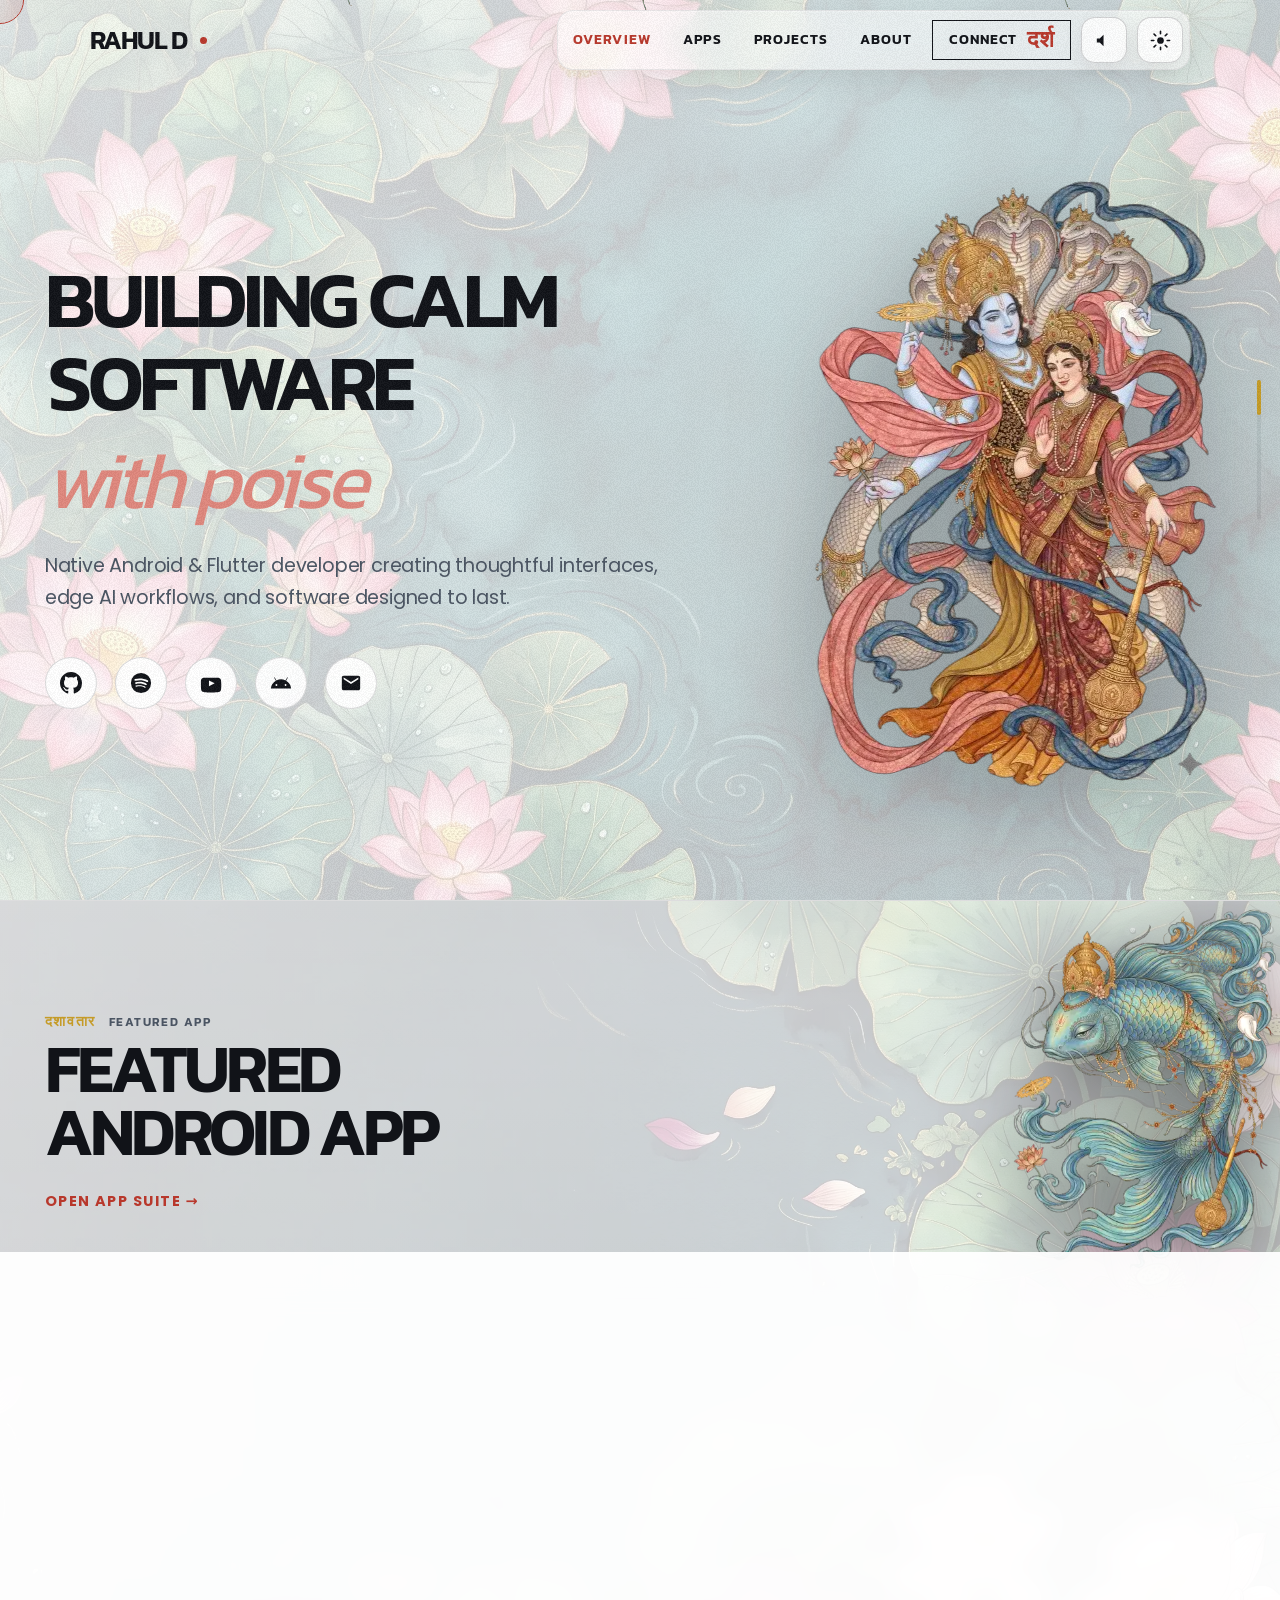
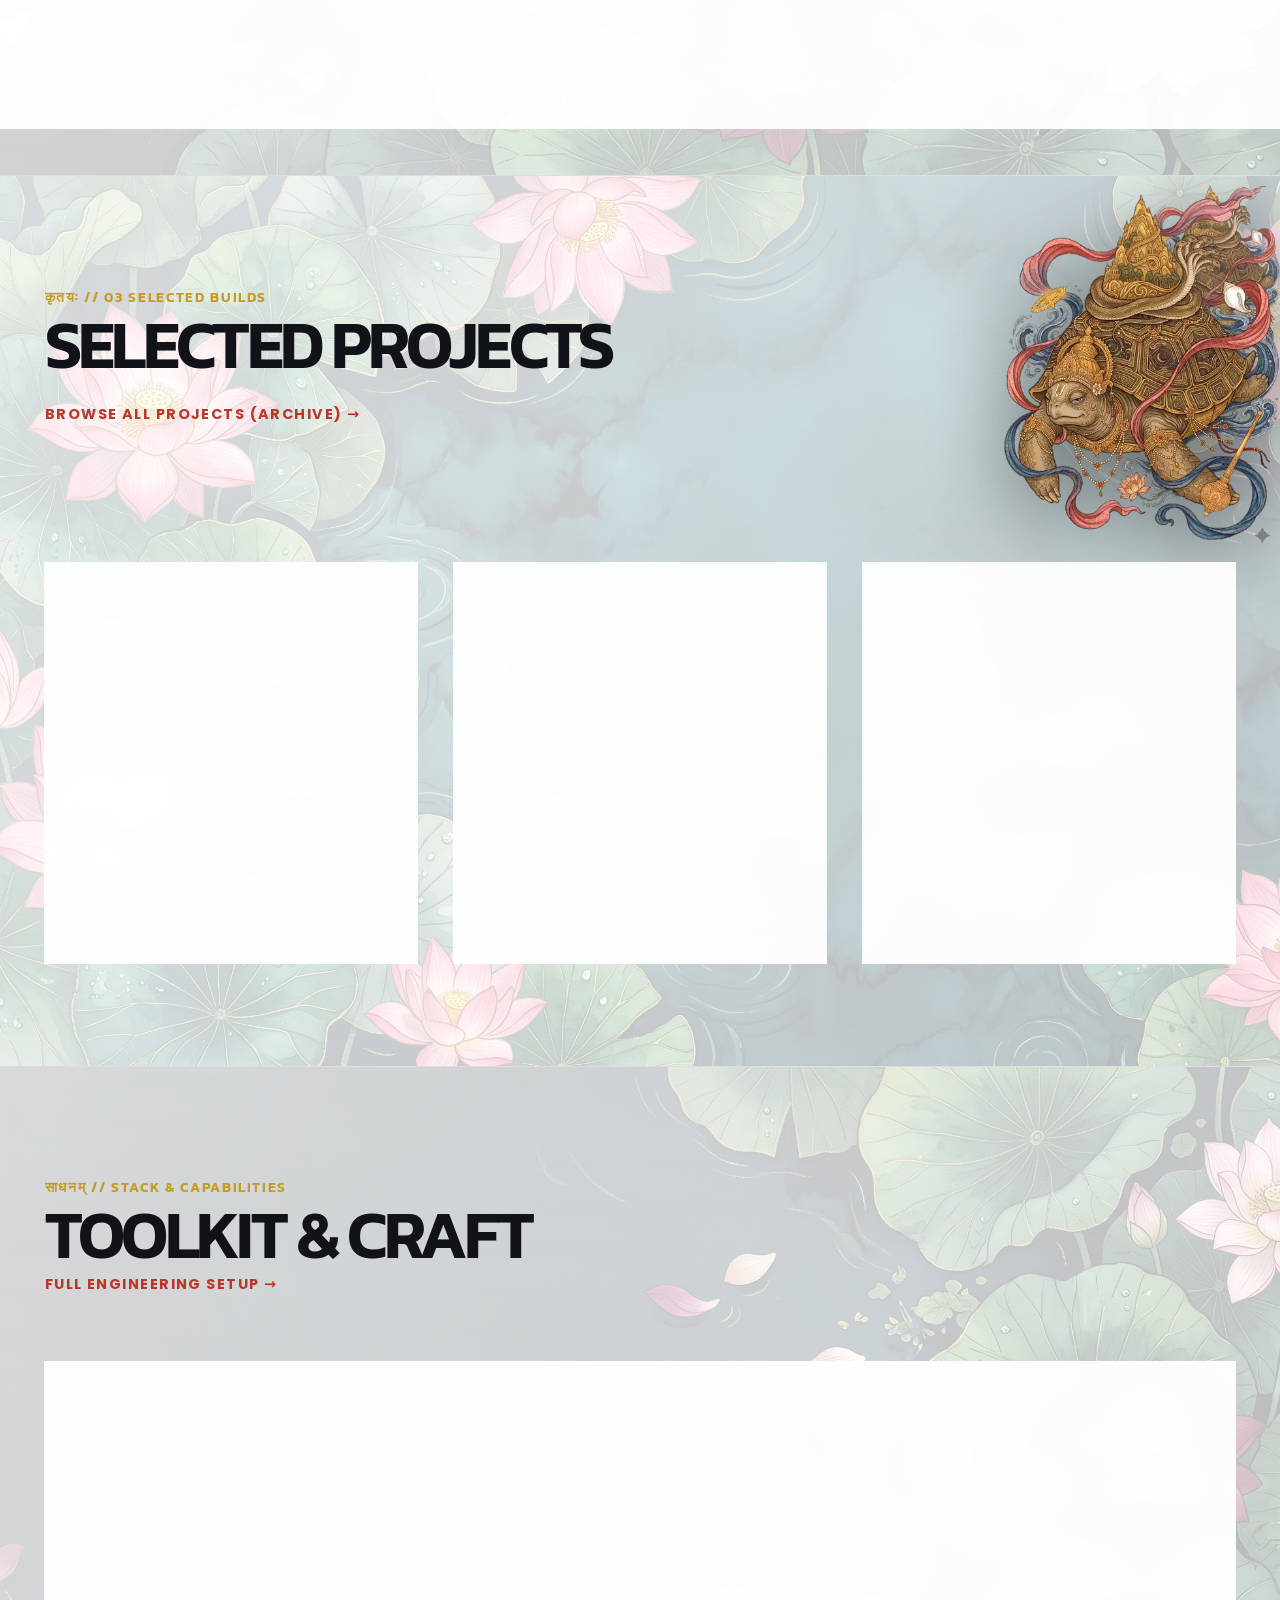
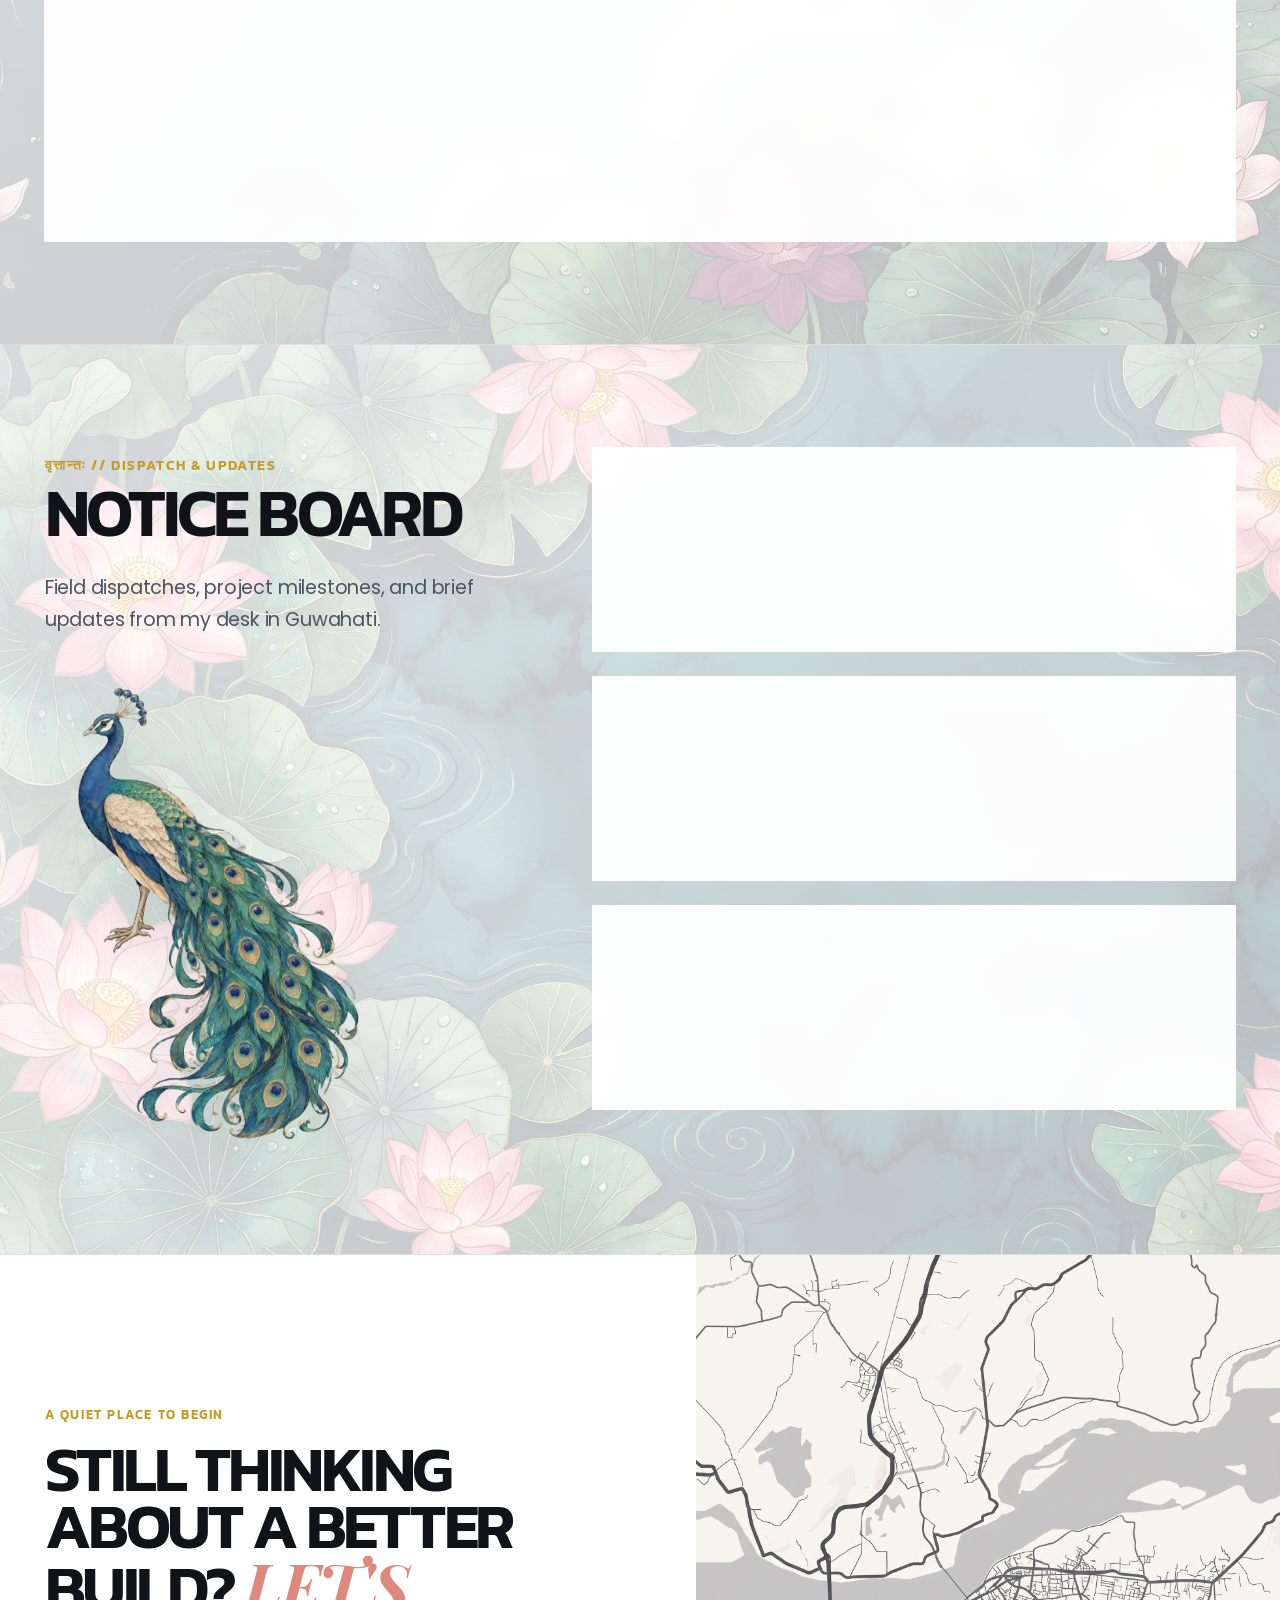
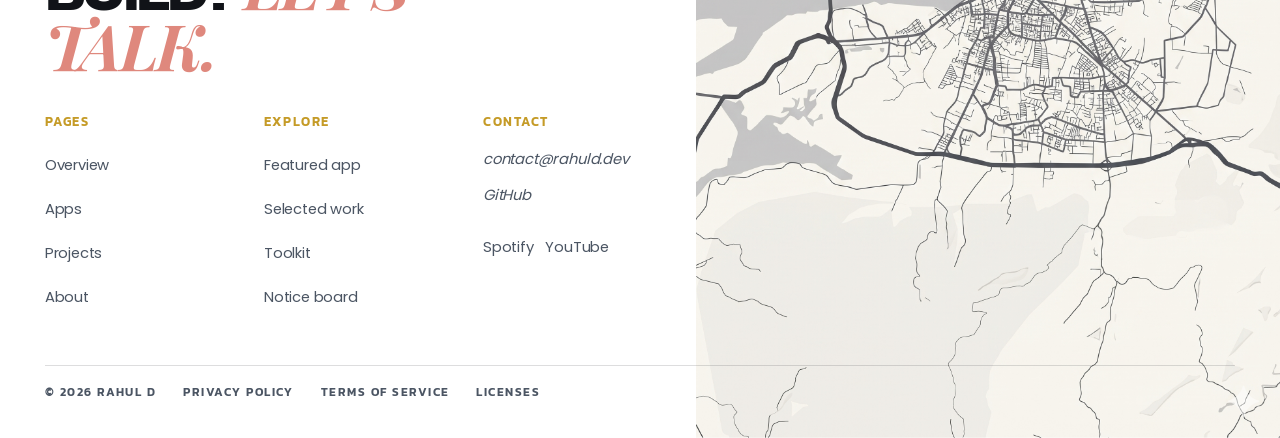
<file: index.html>
<!DOCTYPE html>
<html lang="en" dir="ltr">
<head>
  <meta charset="UTF-8" />
  <meta name="viewport" content="width=device-width, initial-scale=1" />
  <title>Rahul D — Build • Create • Explore</title>
  <meta name="description" content="Overview portfolio of Rahul D — Android & Flutter developer from Guwahati crafting calm, human software, AI workflows, and digital tools." />

  <!-- Fonts and all visual tokens are maintained in the shared stylesheet. -->
  <link rel="stylesheet" href="style.css" />

</head>
<body class="homepage-scene">

  <!-- Shared animated grain texture. Replace assets/grain.gif in one place to update it site-wide. -->
  <!-- Static Texture -->
  <div class="static-texture" aria-hidden="true"></div>

  <!-- Custom Cursor -->
  <div id="customCursor" aria-hidden="true"></div>

  <!-- Scroll Progress -->
  <div id="scrollbar-container" aria-hidden="true">
    <div id="scrollbar-thumb"></div>
  </div>

  <!-- Toast Feedback -->
  <div class="toast-feedback" id="toastNotification">Email copied to clipboard 🪶</div>

  <!-- ==========================================================================
       MORE & BIGGER PEACOCK FEATHERS (DUAL-DRIFT LAYERS)
       ========================================================================== -->
  <div class="petals-layer" aria-hidden="true">
    <!-- Feather 1 -->
    <div class="feather-item" style="left: 4%; --duration: 21s; --delay: -2s; --drift: 60px; --size: 48px;">
      <img src="assets/hero-assets/peacock-feather.png" class="feather-sprite" alt="" onerror="this.src='data:image/svg+xml,%3Csvg viewBox=\'0 0 30 30\' xmlns=\'http://www.w3.org/2000/svg\'%3E%3Cellipse cx=\'15\' cy=\'15\' rx=\'6\' ry=\'14\' fill=\'%23c59b27\' opacity=\'0.75\'/%3E%3C/svg%3E'" />
    </div>
    <!-- Feather 2 -->
    <div class="feather-item" style="left: 14%; --duration: 24s; --delay: -8s; --drift: -50px; --size: 42px;">
      <img src="assets/hero-assets/peacock-feather.png" class="feather-sprite" alt="" onerror="this.src='data:image/svg+xml,%3Csvg viewBox=\'0 0 30 30\' xmlns=\'http://www.w3.org/2000/svg\'%3E%3Cellipse cx=\'15\' cy=\'15\' rx=\'6\' ry=\'14\' fill=\'%23c59b27\' opacity=\'0.75\'/%3E%3C/svg%3E'" />
    </div>
    <!-- Feather 3 -->
    <div class="feather-item" style="left: 25%; --duration: 26s; --delay: -14s; --drift: 65px; --size: 52px;">
      <img src="assets/hero-assets/peacock-feather.png" class="feather-sprite" alt="" onerror="this.src='data:image/svg+xml,%3Csvg viewBox=\'0 0 30 30\' xmlns=\'http://www.w3.org/2000/svg\'%3E%3Cellipse cx=\'15\' cy=\'15\' rx=\'6\' ry=\'14\' fill=\'%23c59b27\' opacity=\'0.75\'/%3E%3C/svg%3E'" />
    </div>
    <!-- Feather 4 -->
    <div class="feather-item" style="left: 36%; --duration: 23s; --delay: -4s; --drift: -45px; --size: 44px;">
      <img src="assets/hero-assets/peacock-feather.png" class="feather-sprite" alt="" onerror="this.src='data:image/svg+xml,%3Csvg viewBox=\'0 0 30 30\' xmlns=\'http://www.w3.org/2000/svg\'%3E%3Cellipse cx=\'15\' cy=\'15\' rx=\'6\' ry=\'14\' fill=\'%23c59b27\' opacity=\'0.75\'/%3E%3C/svg%3E'" />
    </div>
    <!-- Feather 5 -->
    <div class="feather-item" style="left: 48%; --duration: 27s; --delay: -17s; --drift: 70px; --size: 56px;">
      <img src="assets/hero-assets/peacock-feather.png" class="feather-sprite" alt="" onerror="this.src='data:image/svg+xml,%3Csvg viewBox=\'0 0 30 30\' xmlns=\'http://www.w3.org/2000/svg\'%3E%3Cellipse cx=\'15\' cy=\'15\' rx=\'6\' ry=\'14\' fill=\'%23c59b27\' opacity=\'0.75\'/%3E%3C/svg%3E'" />
    </div>
    <!-- Feather 6 -->
    <div class="feather-item" style="left: 59%; --duration: 22s; --delay: -9s; --drift: -55px; --size: 40px;">
      <img src="assets/hero-assets/peacock-feather.png" class="feather-sprite" alt="" onerror="this.src='data:image/svg+xml,%3Csvg viewBox=\'0 0 30 30\' xmlns=\'http://www.w3.org/2000/svg\'%3E%3Cellipse cx=\'15\' cy=\'15\' rx=\'6\' ry=\'14\' fill=\'%23c59b27\' opacity=\'0.75\'/%3E%3C/svg%3E'" />
    </div>
    <!-- Feather 7 -->
    <div class="feather-item" style="left: 70%; --duration: 25s; --delay: -12s; --drift: 50px; --size: 48px;">
      <img src="assets/hero-assets/peacock-feather.png" class="feather-sprite" alt="" onerror="this.src='data:image/svg+xml,%3Csvg viewBox=\'0 0 30 30\' xmlns=\'http://www.w3.org/2000/svg\'%3E%3Cellipse cx=\'15\' cy=\'15\' rx=\'6\' ry=\'14\' fill=\'%23c59b27\' opacity=\'0.75\'/%3E%3C/svg%3E'" />
    </div>
    <!-- Feather 8 -->
    <div class="feather-item" style="left: 81%; --duration: 28s; --delay: -19s; --drift: -60px; --size: 54px;">
      <img src="assets/hero-assets/peacock-feather.png" class="feather-sprite" alt="" onerror="this.src='data:image/svg+xml,%3Csvg viewBox=\'0 0 30 30\' xmlns=\'http://www.w3.org/2000/svg\'%3E%3Cellipse cx=\'15\' cy=\'15\' rx=\'6\' ry=\'14\' fill=\'%23c59b27\' opacity=\'0.75\'/%3E%3C/svg%3E'" />
    </div>
    <!-- Feather 9 -->
    <div class="feather-item" style="left: 92%; --duration: 20s; --delay: -6s; --drift: 45px; --size: 44px;">
      <img src="assets/hero-assets/peacock-feather.png" class="feather-sprite" alt="" onerror="this.src='data:image/svg+xml,%3Csvg viewBox=\'0 0 30 30\' xmlns=\'http://www.w3.org/2000/svg\'%3E%3Cellipse cx=\'15\' cy=\'15\' rx=\'6\' ry=\'14\' fill=\'%23c59b27\' opacity=\'0.75\'/%3E%3C/svg%3E'" />
    </div>
  </div>

  <!-- Header -->
  <header class="header">
    <div class="header__wrapper">
      <a href="index.html" class="brand">
        <span class="brand-name">Rahul D</span>
        <span class="brand-dot" aria-hidden="true"></span>
      </a>

      <div class="header-nav-bar">
      <!-- Primary Gateway Links -->
      <nav id="primary-nav" aria-label="Primary Navigation">
      <ul class="nav-links">
        <li class="nav-item is-active">
          <a href="index.html">Overview</a>
          <span class="nav-item__dot"></span>
        </li>
        <li class="nav-item">
          <a href="apps.html">Apps</a>
          <span class="nav-item__dot"></span>
        </li>
        <li class="nav-item">
          <a href="projects.html">Projects</a>
          <span class="nav-item__dot"></span>
        </li>
        <li class="nav-item">
          <a href="about.html">About</a>
          <span class="nav-item__dot"></span>
        </li>
      </ul>
      </nav>

      <button class="nav-dropdown-mobile" type="button" aria-label="Open navigation menu" aria-expanded="false" aria-controls="primary-nav">
        <svg class="nav-dropdown-mobile__icon" viewBox="0 0 24 24" fill="none" xmlns="http://www.w3.org/2000/svg" aria-hidden="true" focusable="false">
          <path class="hamburger-line hamburger-line--top" d="M4 12H20"></path>
          <path class="hamburger-line hamburger-line--bottom" d="M4 12H20"></path>
        </svg>
      </button>

      <a href="mailto:contact@rahuld.dev" class="contact-postcard-cta" onclick="copyEmail(event)">
        <span>Connect</span>
        <span class="cta-kanji" aria-hidden="true">दर्श</span>
      </a>
      <button class="audio-toggle" data-audio-toggle type="button" aria-label="Turn ambient audio on" aria-pressed="false" title="Ambient audio off"><svg class="audio-toggle__icon" viewBox="0 0 24 24" fill="none" aria-hidden="true" focusable="false"><path d="M4 10V14H7L11 18V6L7 10H4Z" fill="currentColor"></path><path class="audio-toggle__wave audio-toggle__wave--near" d="M14 9.5C15.2 10.7 15.2 13.3 14 14.5"></path><path class="audio-toggle__wave audio-toggle__wave--far" d="M16.5 7C19.2 9.7 19.2 14.3 16.5 17"></path></svg></button><button class="theme-toggle" data-theme-toggle aria-label="Switch to night mode" aria-pressed="false" title="Night mode">
        <svg viewBox="0 0 24 24" fill="none" aria-hidden="true" focusable="false"><g class="theme-toggle__sun" stroke="currentColor" stroke-width="1.7" stroke-linecap="round"><circle cx="12" cy="12" r="3.5" fill="currentColor" stroke="none"></circle><path d="M12 2.5V5M12 19V21.5M2.5 12H5M19 12H21.5M5.28 5.28L7.05 7.05M16.95 16.95L18.72 18.72M18.72 5.28L16.95 7.05M7.05 16.95L5.28 18.72"></path></g><path class="theme-toggle__moon" d="M19.2 14.7A7.8 7.8 0 0 1 9.3 4.8 8.5 8.5 0 1 0 19.2 14.7Z" fill="currentColor"></path></svg>
      </button>
      </div>
    </div>
  </header>

  <main>
    <!-- ==========================================================================
         1. HERO SECTION (OVERVIEW ENTRY)
         ========================================================================== -->
    <section class="hero" id="overview" style="--section-image: image-set(url('assets/bg/bg1.webp') type('image/webp'), url('assets/bg/bg1.png') type('image/png'))">
      <div class="hero-content">
        <h1 class="hero-title">
          Building calm
          <span class="hero-word-mask">
            <span class="hero-word" id="rotatingWord">software</span>
          </span>
          <em class="hero-accent">with poise</em>
        </h1>

        <p class="hero-desc">
          Native Android & Flutter developer creating thoughtful interfaces, edge AI workflows, and software designed to last.
        </p>

        <div class="hero-social-bar">
          <a href="https://github.com/rahuldas75" target="_blank" rel="noopener noreferrer" class="social-orb" aria-label="GitHub" title="GitHub (@rahuldas75)">
            <svg viewBox="0 0 24 24"><path d="M12 0C5.37 0 0 5.37 0 12c0 5.31 3.435 9.795 8.205 11.385.6.105.825-.255.825-.57 0-.285-.015-1.23-.015-2.235-3.015.555-3.795-.735-4.035-1.41-.135-.345-.72-1.41-1.23-1.695-.42-.225-1.02-.78-.015-.795.945-.015 1.62.87 1.845 1.23 1.08 1.815 2.805 1.305 3.495.99.105-.78.42-1.305.765-1.605-2.67-.3-5.46-1.335-5.46-5.925 0-1.305.465-2.385 1.23-3.225-.12-.3-.54-1.53.12-3.18 0 0 1.005-.315 3.3 1.23.96-.27 1.98-.405 3-.405s2.04.135 3 .405c2.295-1.56 3.3-1.23 3.3-1.23.66 1.65.24 2.88.12 3.18.765.84 1.23 1.905 1.23 3.225 0 4.605-2.805 5.625-5.475 5.925.435.375.81 1.095.81 2.22 0 1.605-.015 2.895-.015 3.3 0 .315.225.69.825.57A12.02 12.02 0 0 0 24 12c0-6.63-5.37-12-12-12z"/></svg>
          </a>
          <a href="https://open.spotify.com" target="_blank" rel="noopener noreferrer" class="social-orb" aria-label="Spotify" title="Spotify">
            <svg viewBox="0 0 24 24"><path d="M12 1a11 11 0 1 0 0 22 11 11 0 0 0 0-22zm5 15.9c-.2.3-.6.4-.9.2-2.5-1.5-5.6-1.9-9.3-1-.4.1-.7-.2-.8-.5-.1-.4.2-.7.5-.8 4-.9 7.5-.5 10.3 1.2.3.2.4.6.2.9zm1.3-3c-.3.4-.8.5-1.2.3-2.8-1.7-7.1-2.2-10.4-1.2-.5.1-.9-.1-1.1-.6-.1-.5.1-.9.6-1.1 3.8-1.1 8.5-.6 11.8 1.4.4.2.5.8.3 1.2zm.1-3.1c-3.4-2-9-2.2-12.2-1.2-.5.2-1.1-.1-1.3-.6-.2-.5.1-1.1.6-1.3 3.7-1.1 9.9-.9 13.8 1.4.5.3.7.9.4 1.4-.3.4-.9.6-1.3.3z"/></svg>
          </a>
          <a href="https://youtube.com" target="_blank" rel="noopener noreferrer" class="social-orb" aria-label="YouTube" title="YouTube">
            <svg viewBox="0 0 24 24"><path d="M23 9.7s-.2-1.6-.9-2.3c-.9-.9-1.9-.9-2.4-1C16.4 6.2 12 6.2 12 6.2s-4.4 0-7.7.2c-.5.1-1.5.1-2.4 1-.7.7-.9 2.3-.9 2.3S1 11.6 1 13.4v1.7c0 1.8.2 3.7.2 3.7s.2 1.6.9 2.3c.9.9 2.1.9 2.6 1 1.9.2 7.3.2 7.3.2s4.4 0 7.7-.2c.5-.1 1.5-.1 2.4-1 .7-.7.9-2.3.9-2.3s.2-1.9.2-3.7v-1.7c0-1.8-.2-3.7-.2-3.7zM9.8 15.6V9.2l6.2 3.2-6.2 3.2z"/></svg>
          </a>
          <a href="apps.html" class="social-orb" aria-label="Android Apps" title="My Android Apps">
            <svg viewBox="0 0 24 24"><path d="M17.6 9.5l1.8-3.1a.4.4 0 0 0-.1-.5.4.4 0 0 0-.5.1l-1.9 3.2a10.4 10.4 0 0 0-9.8 0L5.2 6a.4.4 0 0 0-.5-.1.4.4 0 0 0-.1.5l1.8 3.1C3.3 11.2 1.2 14.3 1 18h22c-.2-3.7-2.3-6.8-5.4-8.5zM7 15.2a1 1 0 1 1 0-2 1 1 0 0 1 0 2zm10 0a1 1 0 1 1 0-2 1 1 0 0 1 0 2z"/></svg>
          </a>
          <button type="button" class="social-orb" onclick="copyEmailAddress()" aria-label="Copy Email Address" title="Copy Email Address">
            <svg viewBox="0 0 24 24"><path d="M20 4H4c-1.1 0-2 .9-2 2v12c0 1.1.9 2 2 2h16c1.1 0 2-.9 2-2V6c0-1.1-.9-2-2-2zm0 4l-8 5-8-5V6l8 5 8-5v2z"/></svg>
          </button>
        </div>
      </div>

      <!-- ASSET 1: Large Vishnu [Hero Stage with Blueprint Placeholder] -->
      <div class="hero-vishnu-stage" id="vishnuStage">
        <img 
          src="assets/hero-assets/vishnu-main.webp" 
          alt="Lord Vishnu in Yoga Nidra" 
          onload="this.nextElementSibling.style.display='none'" 
          onerror="this.onerror=null;this.src='assets/hero-assets/vishnu-main.png'" 
        />
        <div class="art-blueprint">
          <div class="bp-title">Lord Vishnu (Main Hero Art)</div>
          <div class="bp-path">assets/hero-assets/vishnu-main.png</div>
          <div class="bp-note">Transparent PNG • Recommended: ~800 × 1000px</div>
        </div>
      </div>
    </section>

    <!-- ==========================================================================
         2. FEATURED ANDROID APP SPOTLIGHT
         ========================================================================== -->
    <section class="section-wrap" id="featured-app" style="--section-image: image-set(url('assets/bg/bg2.webp') type('image/webp'), url('assets/bg/bg2.png') type('image/png'))">
      <!-- ASSET 2: Matsya Avatar [Ambient Stage] -->
      <div class="bg-matsya-spotlight">
        <img 
          src="assets/hero-assets/matsya-avatar.webp" 
          alt="Matsya Avatar Motif" 
          onload="this.nextElementSibling.style.display='none'" 
          onerror="this.onerror=null;this.src='assets/hero-assets/matsya-avatar.png'" 
        />
        <div class="art-blueprint">
          <div class="bp-title">Matsya Avatar</div>
          <div class="bp-path">assets/hero-assets/matsya-avatar.png</div>
          <div class="bp-note">Ambient Background Placement</div>
        </div>
      </div>

      <div class="section-header-row">
        <div>
          <div class="section-tag"><span lang="hi">दशावतार</span><span class="section-tag-detail">Featured app</span></div>
          <h2 class="section-title">Featured Android App</h2>
        </div>
        <a href="apps.html" class="view-all-link">Open App Suite →</a>
      </div>

      <div class="featured-app-card">
        <div>
          <div class="app-meta-badge">
            <span>● PRODUCTION READY</span>
            <span>//</span>
            <span>NATIVE ANDROID</span>
          </div>
          <h3>Matsi Weather</h3>
          <p>
            A calm, hyper-local meteorological application built for Guwahati and Northeast India. Designed with clean offline caching, zero ad tracking, and subtle live sky transitions.
          </p>
          <div style="display: flex; gap: 1rem;">
            <a href="apps.html" class="contact-postcard-cta">View App Details →</a>
          </div>
        </div>

        <!-- Interactive Phone Preview -->
        <div class="app-preview-chassis">
          <div class="preview-city">Guwahati, IN</div>
          <div class="preview-icon">🌤️</div>
          <div class="preview-temp">28°C</div>
          <div class="preview-label">Misty River Valley</div>
        </div>
      </div>
    </section>

    <!-- ==========================================================================
         3. SELECTED PROJECTS (EXACTLY 3 CURATED POSTCARDS)
         ========================================================================== -->
    <section class="section-wrap" id="selected-projects" style="--section-image: image-set(url('assets/bg/bg1.webp') type('image/webp'), url('assets/bg/bg1.png') type('image/png'))">
      <!-- ASSET 4: Kurma Avatar [Ambient Grounding Stage] -->
      <div class="bg-kurma-spotlight">
        <img 
          src="assets/hero-assets/kurma-avatar.webp" 
          alt="Kurma Avatar Motif" 
          onload="this.nextElementSibling.style.display='none'" 
          onerror="this.onerror=null;this.src='assets/hero-assets/kurma-avatar.png'" 
        />
        <div class="art-blueprint">
          <div class="bp-title">Kurma Avatar</div>
          <div class="bp-path">assets/hero-assets/kurma-avatar.png</div>
          <div class="bp-note">Grounding Background Placement</div>
        </div>
      </div>

      <div class="section-header-row">
        <div>
          <div class="section-tag">कृतयः // 03 SELECTED BUILDS</div>
          <h2 class="section-title">Selected Projects</h2>
        </div>
        <a href="projects.html" class="view-all-link">Browse All Projects (Archive) →</a>
      </div>

      <div class="projects-3-grid">
        <!-- Project 1 -->
        <article class="project-mini-card">
          <div class="card-top-id">
            <span>[ 01 // ARCHITECTURE ]</span>
            <span>2026</span>
          </div>
          <div>
            <h4>Kurma Engine</h4>
            <p>
              A modular, offline-first Flutter application framework with reactive state isolation and resilient SQL sync.
            </p>
          </div>
          <a href="projects.html" class="view-all-link">Read Case Study →</a>
        </article>

        <!-- Project 2 -->
        <article class="project-mini-card">
          <div class="card-top-id">
            <span>[ 02 // GENERATIVE AI ]</span>
            <span>2026</span>
          </div>
          <div>
            <h4>ComfyUI LoRA Pipeline</h4>
            <p>
              Automated image diffusion server and API orchestration for creative asset rendering and style consistency.
            </p>
          </div>
          <a href="projects.html" class="view-all-link">Read Case Study →</a>
        </article>

        <!-- Project 3 -->
        <article class="project-mini-card">
          <div class="card-top-id">
            <span>[ 03 // AUDIO & WEB ]</span>
            <span>2026</span>
          </div>
          <div>
            <h4>Audio Sanctum</h4>
            <p>
              An acoustic focus player designed for developers, featuring lossless FLAC streaming and tactile playback controls.
            </p>
          </div>
          <a href="projects.html" class="view-all-link">Read Case Study →</a>
        </article>
      </div>
    </section>

    <!-- ==========================================================================
         4. TOOLKIT & CRAFT SKILLS
         ========================================================================== -->
    <section class="section-wrap" id="toolkit" style="--section-image: image-set(url('assets/bg/bg2.webp') type('image/webp'), url('assets/bg/bg2.png') type('image/png'))">
      <div class="section-header-row">
        <div>
          <div class="section-tag">साधनम् // STACK & CAPABILITIES</div>
          <h2 class="section-title">Toolkit & Craft</h2>
          <a href="about.html" class="view-all-link">Full Engineering Setup →</a>
        </div>
      </div>

      <div class="toolkit-grid">
        <div>
          <p style="color: var(--ink-soft); font-size: 0.95rem; margin-bottom: 1.5rem;">
            Primary technologies, frameworks, and workflows leveraged across client applications and internal lab projects.
          </p>

          <h5 style="font-family: var(--font-mono); font-size: 0.72rem; color: var(--pitambara); text-transform: uppercase; margin-bottom: 0.5rem;">Mobile & Frontend</h5>
          <div class="skills-cluster" style="margin-bottom: 1.5rem;">
            <span class="skill-chip">Flutter</span>
            <span class="skill-chip">Kotlin</span>
            <span class="skill-chip">Android SDK</span>
            <span class="skill-chip">Dart</span>
            <span class="skill-chip">Jetpack Compose</span>
          </div>

          <h5 style="font-family: var(--font-mono); font-size: 0.72rem; color: var(--pitambara); text-transform: uppercase; margin-bottom: 0.5rem;">AI & Backend Infrastructure</h5>
          <div class="skills-cluster">
            <span class="skill-chip">Python</span>
            <span class="skill-chip">Flask</span>
            <span class="skill-chip">ComfyUI</span>
            <span class="skill-chip">FLUX / LoRA</span>
            <span class="skill-chip">MySQL</span>
            <span class="skill-chip">Git / CI-CD</span>
          </div>
        </div>

        <div class="toolkit-quote-side">
          <blockquote>
            "Technology is at its best when it remains quiet, durable, and respectful of human attention."
          </blockquote>
          <span>Rahul D — Guwahati, Assam</span>
        </div>
      </div>
    </section>

    <!-- ==========================================================================
         5. NEWS / NOTICE BOARD (BULLETIN FEED — EDIT DIRECTLY HERE)
         ========================================================================== -->
    <section class="section-wrap" id="notice-board" style="--section-image: image-set(url('assets/bg/bg1.webp') type('image/webp'), url('assets/bg/bg1.png') type('image/png'))">
      <div class="notice-board-grid">
        <!-- Lead Column + Peacock Guardian -->
        <div class="notice-board-lead">
          <div class="section-tag">वृत्तान्तः // DISPATCH & UPDATES</div>
          <h2>Notice Board</h2>
          <p>
            Field dispatches, project milestones, and brief updates from my desk in Guwahati.
          </p>

          <!-- ASSET 3: The Peacock as Guardian -->
          <div class="bg-peacock-stage">
            <img 
              src="assets/hero-assets/peacock.webp" 
              alt="The Royal Peacock" 
              onload="this.nextElementSibling.style.display='none'" 
              onerror="this.onerror=null;this.src='assets/hero-assets/peacock.png'" 
            />
            <div class="art-blueprint">
              <div class="bp-title">The Peacock (Mayūra)</div>
              <div class="bp-path">assets/hero-assets/peacock.png</div>
              <div class="bp-note">Notice Board Guardian Placement</div>
            </div>
          </div>
        </div>

        <!-- Bulletin Cards: EDIT THESE NOTICES AS NEEDED -->
        <ul class="bulletin-feed">
          <!-- NOTICE ITEM 1 -->
          <li class="bulletin-card">
            <div class="bulletin-meta">
              <span class="bulletin-badge">UPDATE</span>
              <span>OCTOBER 2026</span>
            </div>
            <h4>Matsi Weather v2.4 Rollout</h4>
            <p>
              Shipped an updated radar overlay and optimized battery drain down by 35% on low-power Android chipsets.
            </p>
          </li>

          <!-- NOTICE ITEM 2 -->
          <li class="bulletin-card">
            <div class="bulletin-meta">
              <span class="bulletin-badge">LABS</span>
              <span>SEPTEMBER 2026</span>
            </div>
            <h4>Local LoRA Workflow Experiments</h4>
            <p>
              Benchmarking lightweight fine-tunes for consistent character illustrations using 12GB VRAM edge hardware.
            </p>
          </li>

          <!-- NOTICE ITEM 3 -->
          <li class="bulletin-card">
            <div class="bulletin-meta">
              <span class="bulletin-badge">NOTICE</span>
              <span>AUGUST 2026</span>
            </div>
            <h4>Consultation & Q4 Collaboration</h4>
            <p>
              Currently reviewing select freelance contracts and native mobile engagements for late 2026.
            </p>
          </li>
        </ul>
      </div>
    </section>
  </main>

  <!-- Footer -->
  <footer class="footer">
    <div class="footer__art" aria-hidden="true">
      <img class="footer__image" src="assets/footer-assets/ghy-map-light.png" data-light-src="assets/footer-assets/ghy-map-light.png" data-dark-src="assets/footer-assets/ghy-map-dark.png" width="1200" height="800" alt="" loading="lazy" decoding="async">
    </div>
    <div class="footer__content">
      <div class="footer__text">
        <p class="footer__eyebrow">A quiet place to begin</p>
        <a href="mailto:contact@rahuld.dev" class="footer__text-link" aria-label="Let's talk">
          <h2 class="footer__headline">Still thinking about a better build? <em>let's talk.</em></h2>
        </a>
      </div>
      <nav class="navigation" aria-label="Pages">
        <h3 class="navigation__title">Pages</h3>
        <ul class="navigation__group">
          <li><a href="index.html">Overview</a></li>
          <li><a href="apps.html">Apps</a></li>
          <li><a href="projects.html">Projects</a></li>
          <li><a href="about.html">About</a></li>
        </ul>
      </nav>
      <nav class="navigation" aria-label="Explore">
        <h3 class="navigation__title">Explore</h3>
        <ul class="navigation__group">
          <li><a href="#featured-app">Featured app</a></li>
          <li><a href="#selected-projects">Selected work</a></li>
          <li><a href="#toolkit">Toolkit</a></li>
          <li><a href="#notice-board">Notice board</a></li>
        </ul>
      </nav>
      <div class="navigation">
        <h3 class="navigation__title">Contact</h3>
        <address class="navigation__group">
          <a href="mailto:contact@rahuld.dev">contact@rahuld.dev</a>
          <a href="https://github.com/rahuldas75" target="_blank" rel="noopener noreferrer">GitHub</a>
        </address>
        <div class="footer__social">
          <a href="https://open.spotify.com" target="_blank" rel="noopener noreferrer" aria-label="Spotify">Spotify</a>
          <a href="https://youtube.com" target="_blank" rel="noopener noreferrer" aria-label="YouTube">YouTube</a>
        </div>
      </div>
    </div>
    <div class="footer__legal" aria-label="Legal">
      <span>© 2026 Rahul D</span>
      <a href="privacy-policy.html">Privacy Policy</a>
      <a href="terms-of-service.html">Terms of Service</a>
      <a href="THIRD-PARTY-LICENSES.md">Licenses</a>
    </div>
  </footer>

  <!-- ==========================================================================
       SCRIPTS: TITLE ROTATION, CURSOR, SCROLLBAR & COPY
       ========================================================================== -->
  <script src="site.js"></script>
  <script>
    /* 1. Custom Blur Cursor */
    const cursor = document.getElementById('customCursor');
    if (cursor && !window.matchMedia('(max-width: 760px), (pointer: coarse)').matches) {
      window.addEventListener('mousemove', (e) => {
        cursor.style.left = `${e.clientX}px`;
        cursor.style.top = `${e.clientY}px`;
      });
    }

    /* 2. Scroll Progress Bar */
    const scrollThumb = document.getElementById('scrollbar-thumb');
    window.addEventListener('scroll', () => {
      const scrollY = window.scrollY;
      const docHeight = document.documentElement.scrollHeight - window.innerHeight;
      const progress = (scrollY / (docHeight || 1)) * 75;
      scrollThumb.style.top = `${progress}%`;
    });

    /* 3. Hero Rotating Words */
    const words = ["software", "mobile apps", "AI workflows", "systems"];
    let wordIndex = 0;
    const rotatingEl = document.getElementById('rotatingWord');

    setInterval(() => {
      rotatingEl.style.transform = 'translateY(-100%)';
      setTimeout(() => {
        wordIndex = (wordIndex + 1) % words.length;
        rotatingEl.textContent = words[wordIndex];
        rotatingEl.style.transform = 'translateY(100%)';
        setTimeout(() => {
          rotatingEl.style.transform = 'translateY(0)';
        }, 50);
      }, 300);
    }, 3200);

    /* 4. Copy Email Helper */
    function copyEmail(e) {
      if (e) e.preventDefault();
      const email = 'contact@rahuld.dev';
      navigator.clipboard.writeText(email).then(() => {
        const toast = document.getElementById('toastNotification');
        toast.classList.add('is-visible');
        setTimeout(() => toast.classList.remove('is-visible'), 2400);
      });
    }

    function copyEmailAddress() {
      copyEmail();
    }

    /* 5. Hero Vishnu Mouse Parallax */
    const vishnuStage = document.getElementById('vishnuStage');
    if (vishnuStage && !window.matchMedia('(max-width: 760px), (pointer: coarse)').matches) {
      window.addEventListener('mousemove', (e) => {
        const moveX = (e.clientX / window.innerWidth - 0.5) * -18;
        const moveY = (e.clientY / window.innerHeight - 0.5) * -18;
        vishnuStage.style.transform = `translate3d(${moveX}px, ${moveY}px, 0)`;
      });
    }
  </script>
</body>
</html>
</file>
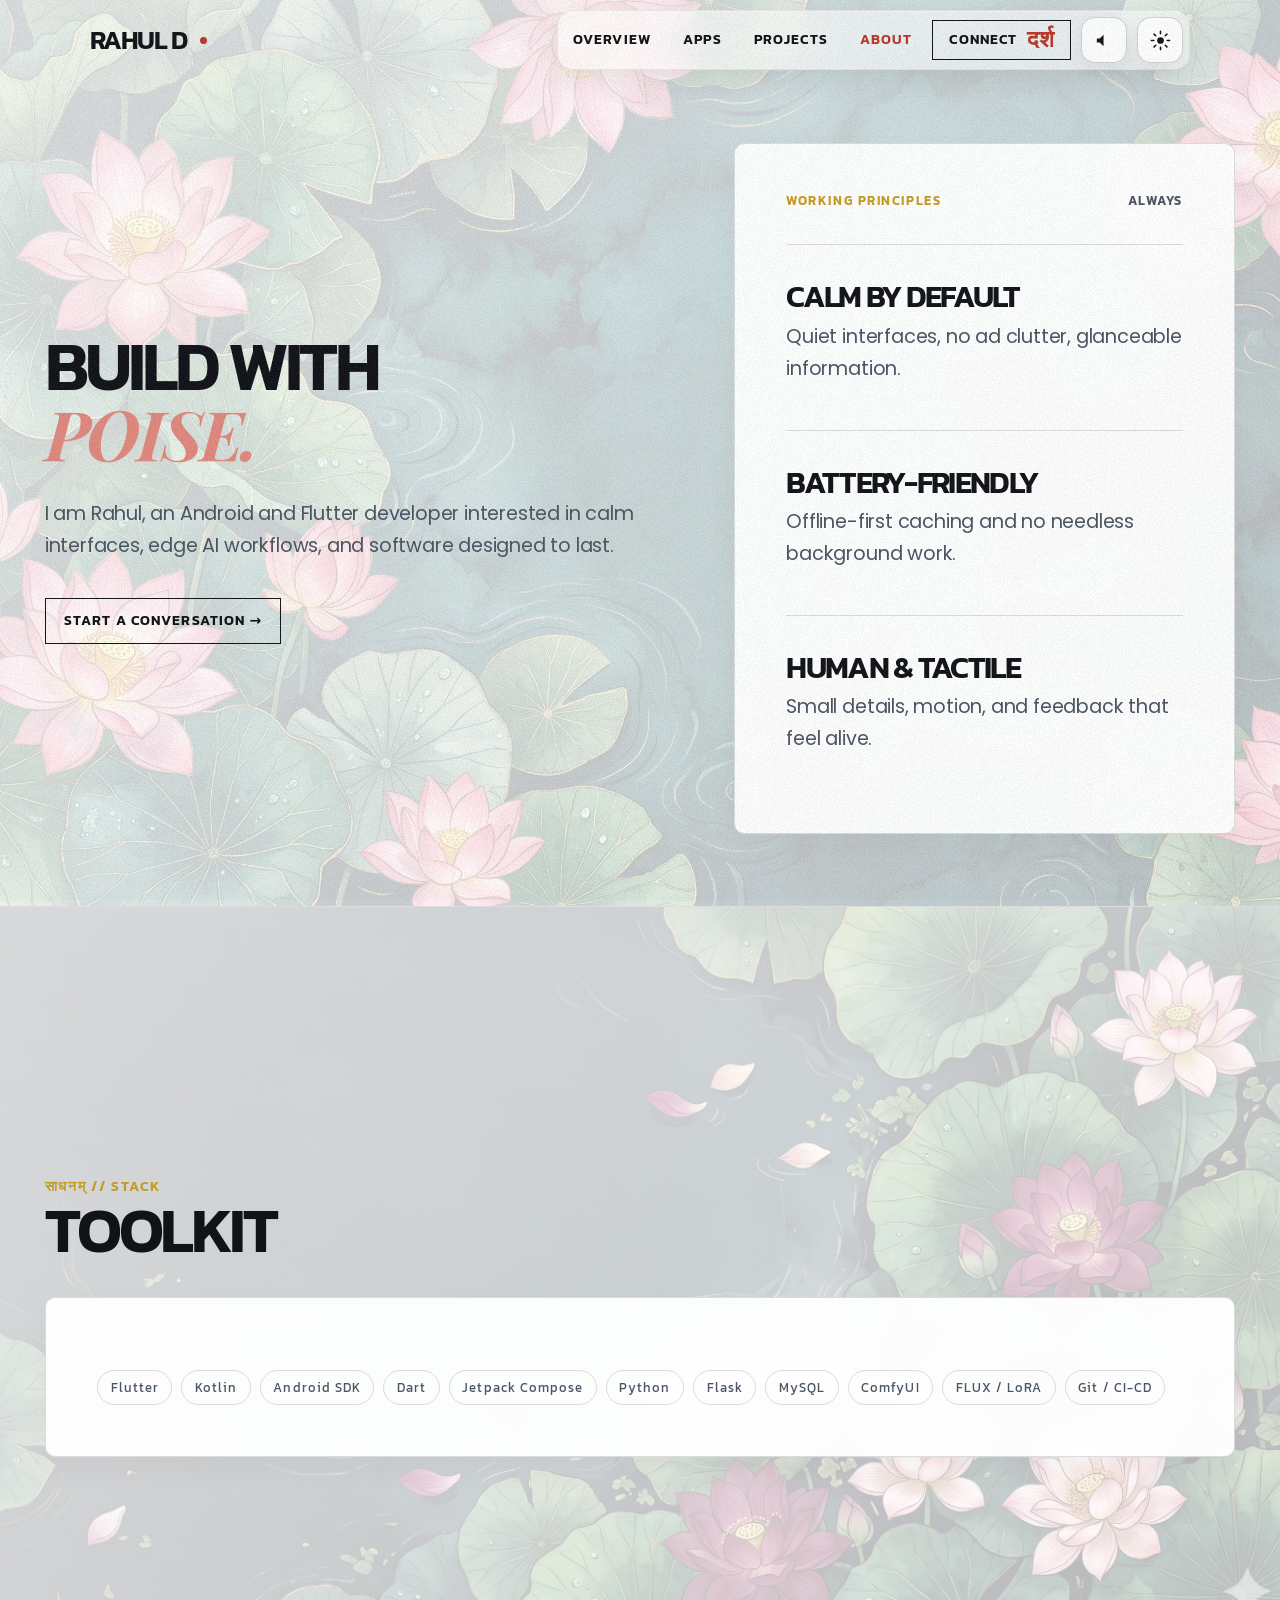
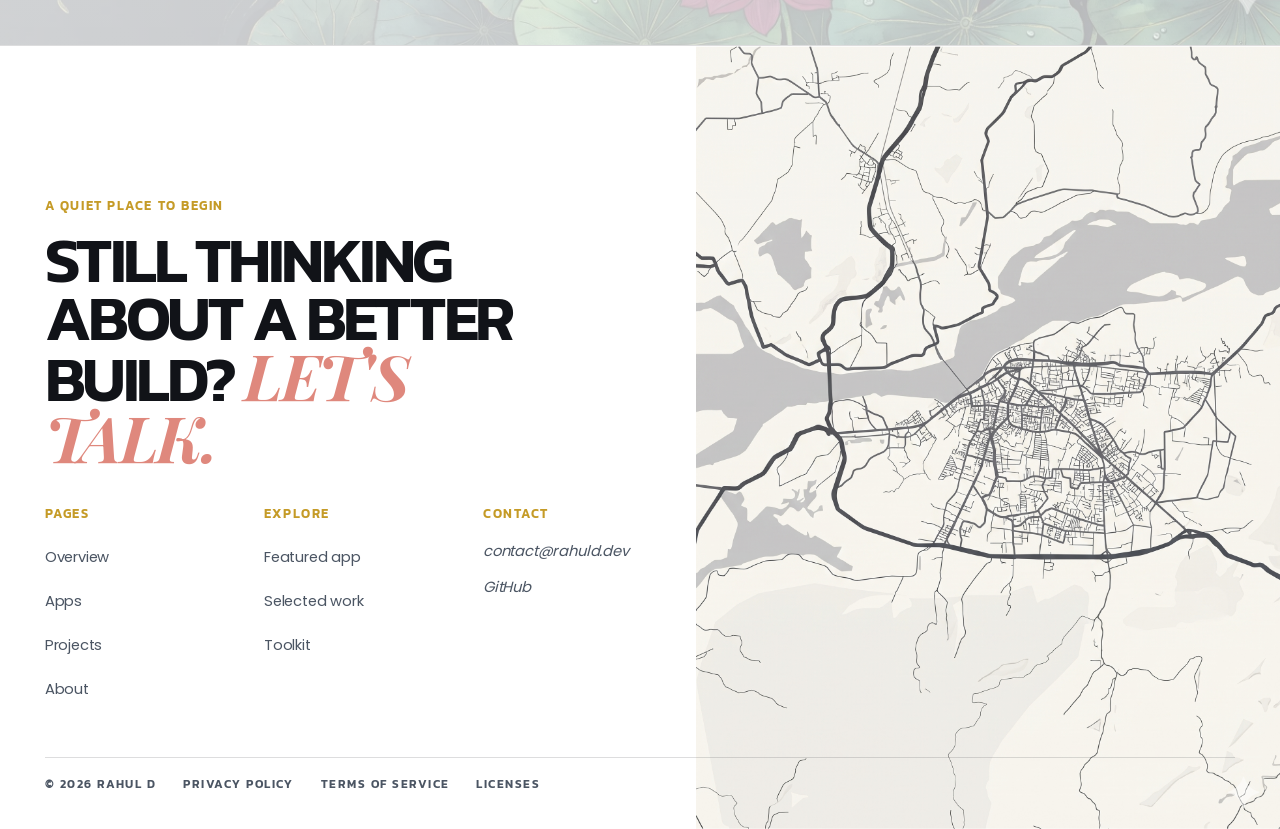
<file: about.html>
<!doctype html>
<html lang="en">
<head>
  <meta charset="UTF-8"><meta name="viewport" content="width=device-width, initial-scale=1">
  <meta name="description" content="About Rahul D, Android and Flutter developer from Guwahati."><title>About — Rahul D</title>
  <link rel="stylesheet" href="style.css">
</head>
<body class="scene-page"><div class="static-texture" aria-hidden="true"></div><div class="page-shell">
  <header class="header"><div class="header__wrapper"><a href="index.html" class="brand"><span class="brand-name">Rahul D</span><span class="brand-dot" aria-hidden="true"></span></a><div class="header-nav-bar"><nav id="primary-nav" aria-label="Primary Navigation"><ul class="nav-links"><li class="nav-item"><a href="index.html">Overview</a></li><li class="nav-item"><a href="apps.html">Apps</a></li><li class="nav-item"><a href="projects.html">Projects</a></li><li class="nav-item is-active"><a href="about.html">About</a></li>  </ul></nav><button class="nav-dropdown-mobile" type="button" aria-label="Open navigation menu" aria-expanded="false" aria-controls="primary-nav"><svg class="nav-dropdown-mobile__icon" viewBox="0 0 24 24" fill="none" xmlns="http://www.w3.org/2000/svg" aria-hidden="true" focusable="false"><path class="hamburger-line hamburger-line--top" d="M4 12H20"></path><path class="hamburger-line hamburger-line--bottom" d="M4 12H20"></path></svg></button><a href="mailto:contact@rahuld.dev" class="contact-postcard-cta">Connect <span class="cta-kanji" aria-hidden="true">दर्श</span></a><button class="audio-toggle" data-audio-toggle type="button" aria-label="Turn ambient audio on" aria-pressed="false" title="Ambient audio off"><svg class="audio-toggle__icon" viewBox="0 0 24 24" fill="none" aria-hidden="true" focusable="false"><path d="M4 10V14H7L11 18V6L7 10H4Z" fill="currentColor"></path><path class="audio-toggle__wave audio-toggle__wave--near" d="M14 9.5C15.2 10.7 15.2 13.3 14 14.5"></path><path class="audio-toggle__wave audio-toggle__wave--far" d="M16.5 7C19.2 9.7 19.2 14.3 16.5 17"></path></svg></button><button class="theme-toggle" data-theme-toggle aria-label="Switch to night mode" aria-pressed="false" title="Night mode"><svg viewBox="0 0 24 24" fill="none" aria-hidden="true" focusable="false"><g class="theme-toggle__sun" stroke="currentColor" stroke-width="1.7" stroke-linecap="round"><circle cx="12" cy="12" r="3.5" fill="currentColor" stroke="none"></circle><path d="M12 2.5V5M12 19V21.5M2.5 12H5M19 12H21.5M5.28 5.28L7.05 7.05M16.95 16.95L18.72 18.72M18.72 5.28L16.95 7.05M7.05 16.95L5.28 18.72"></path></g><path class="theme-toggle__moon" d="M19.2 14.7A7.8 7.8 0 0 1 9.3 4.8 8.5 8.5 0 1 0 19.2 14.7Z" fill="currentColor"></path></svg>  </button></div></div></header>
  <main class="page-view"><section class="hero-veranda-grid" style="--section-image: image-set(url('assets/bg/bg1.webp') type('image/webp'), url('assets/bg/bg1.png') type('image/png'))"><div class="hero-intro-box"><h1 class="hero-greeting">Build with <span>poise.</span></h1><p class="hero-bio-text">I am Rahul, an Android and Flutter developer interested in calm interfaces, edge AI workflows, and software designed to last.</p><a class="pill-cta-btn" href="mailto:contact@rahuld.dev">Start a conversation →</a></div><article class="bento-card"><div class="panel-header"><span>Working principles</span><span class="live-ist-pill">Always</span></div><div class="notice-list"><div class="notice-item"><h3>Calm by default</h3><p>Quiet interfaces, no ad clutter, glanceable information.</p></div><div class="notice-item"><h3>Battery-friendly</h3><p>Offline-first caching and no needless background work.</p></div><div class="notice-item"><h3>Human & tactile</h3><p>Small details, motion, and feedback that feel alive.</p></div></div></article></section>
  <section style="--section-image: image-set(url('assets/bg/bg2.webp') type('image/webp'), url('assets/bg/bg2.png') type('image/png'))"><div class="section-heading"><div><small>साधनम् // STACK</small><h2>Toolkit</h2></div></div><div class="bento-card"><div class="tech-pill-cloud"><span class="tech-pill">Flutter</span><span class="tech-pill">Kotlin</span><span class="tech-pill">Android SDK</span><span class="tech-pill">Dart</span><span class="tech-pill">Jetpack Compose</span><span class="tech-pill">Python</span><span class="tech-pill">Flask</span><span class="tech-pill">MySQL</span><span class="tech-pill">ComfyUI</span><span class="tech-pill">FLUX / LoRA</span><span class="tech-pill">Git / CI-CD</span></div></div></section></main>
  <footer class="footer"><div class="footer__art" aria-hidden="true"><img class="footer__image" src="assets/footer-assets/ghy-map-light.png" data-light-src="assets/footer-assets/ghy-map-light.png" data-dark-src="assets/footer-assets/ghy-map-dark.png" width="1200" height="800" alt="" loading="lazy" decoding="async"></div><div class="footer__content"><div class="footer__text"><p class="footer__eyebrow">A quiet place to begin</p><a href="mailto:contact@rahuld.dev" class="footer__text-link" aria-label="Let's talk"><h2 class="footer__headline">Still thinking about a better build? <em>let's talk.</em></h2></a></div><nav class="navigation" aria-label="Pages"><h3 class="navigation__title">Pages</h3><ul class="navigation__group"><li><a href="index.html">Overview</a></li><li><a href="apps.html">Apps</a></li><li><a href="projects.html">Projects</a></li><li><a href="about.html">About</a></li></ul></nav><nav class="navigation" aria-label="Explore"><h3 class="navigation__title">Explore</h3><ul class="navigation__group"><li><a href="index.html#featured-app">Featured app</a></li><li><a href="index.html#selected-projects">Selected work</a></li><li><a href="index.html#toolkit">Toolkit</a></li></ul></nav><div class="navigation"><h3 class="navigation__title">Contact</h3><address class="navigation__group"><a href="mailto:contact@rahuld.dev">contact@rahuld.dev</a><a href="https://github.com/rahuldas75" target="_blank" rel="noopener noreferrer">GitHub</a></address></div>  </div><div class="footer__legal" aria-label="Legal"><span>© 2026 Rahul D</span><a href="privacy-policy.html">Privacy Policy</a><a href="terms-of-service.html">Terms of Service</a><a href="THIRD-PARTY-LICENSES.md">Licenses</a></div></footer>
</div><script src="site.js"></script></body></html>
</file>
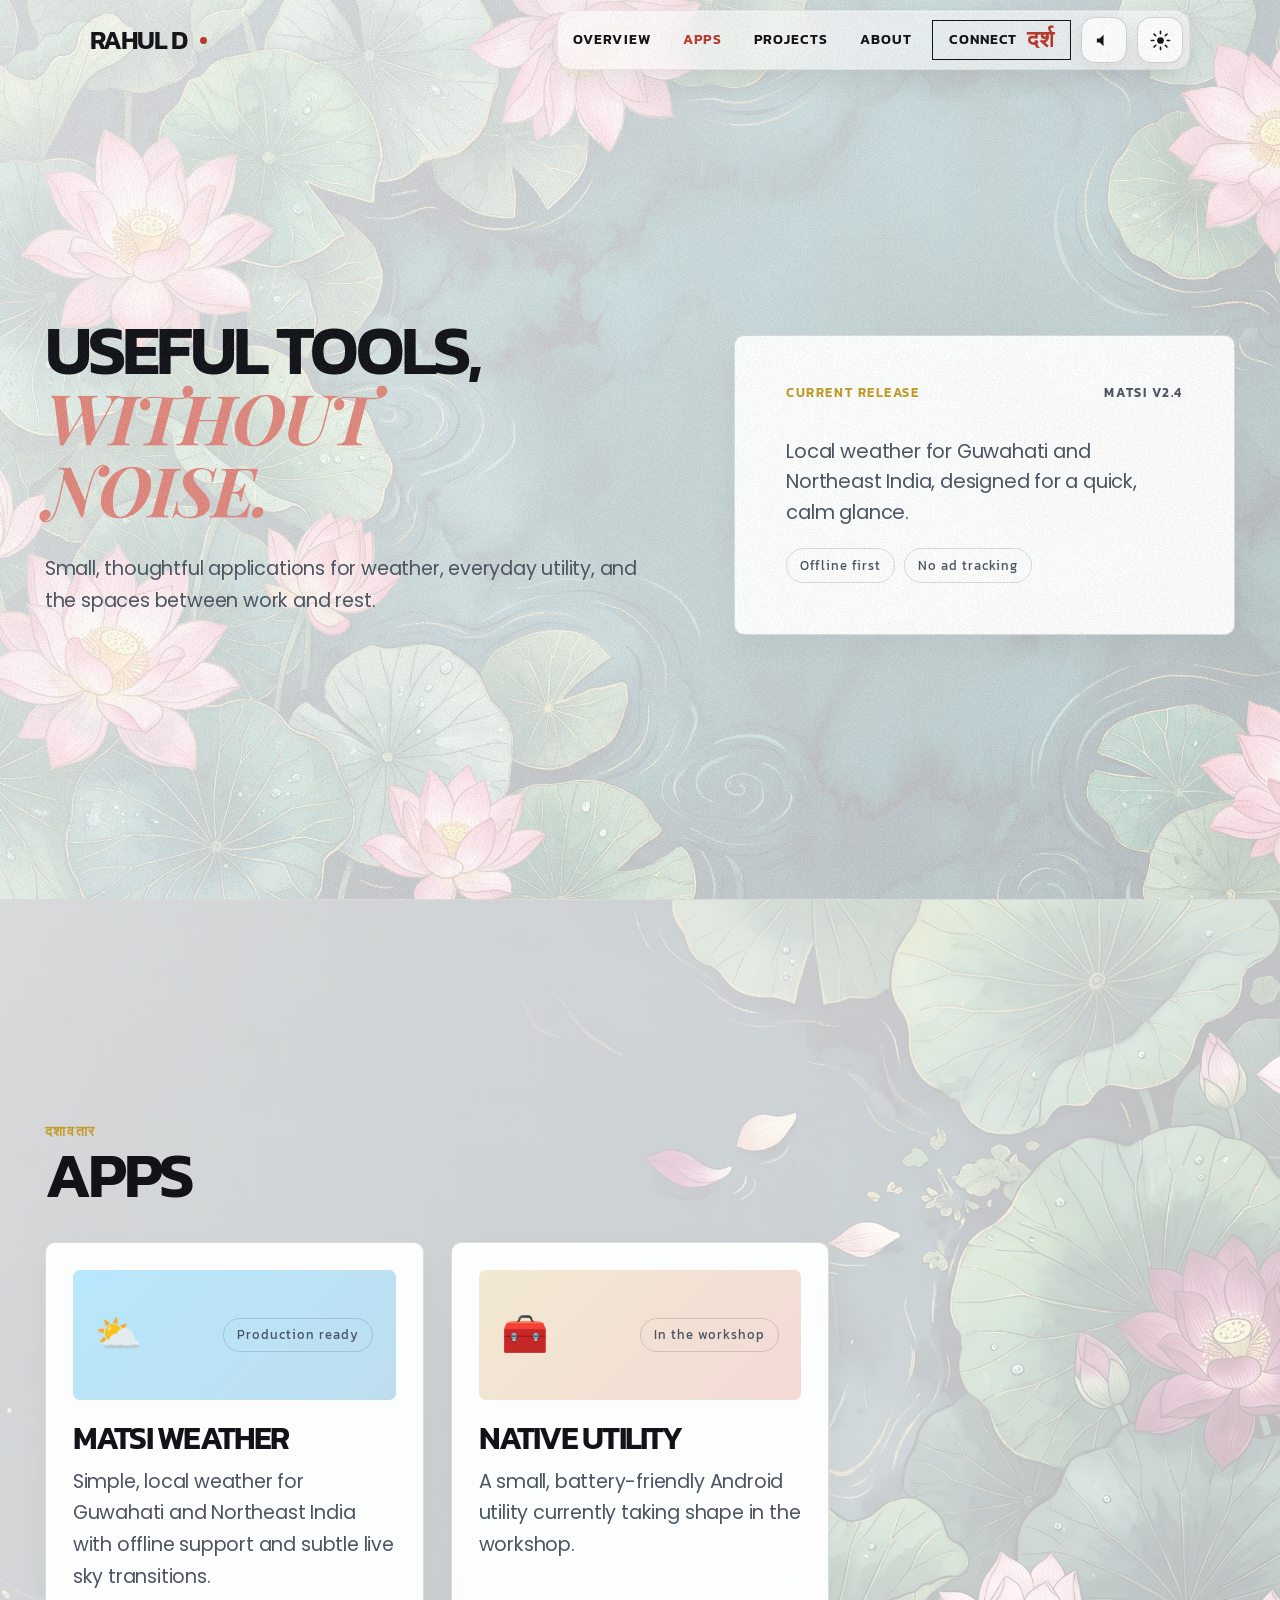
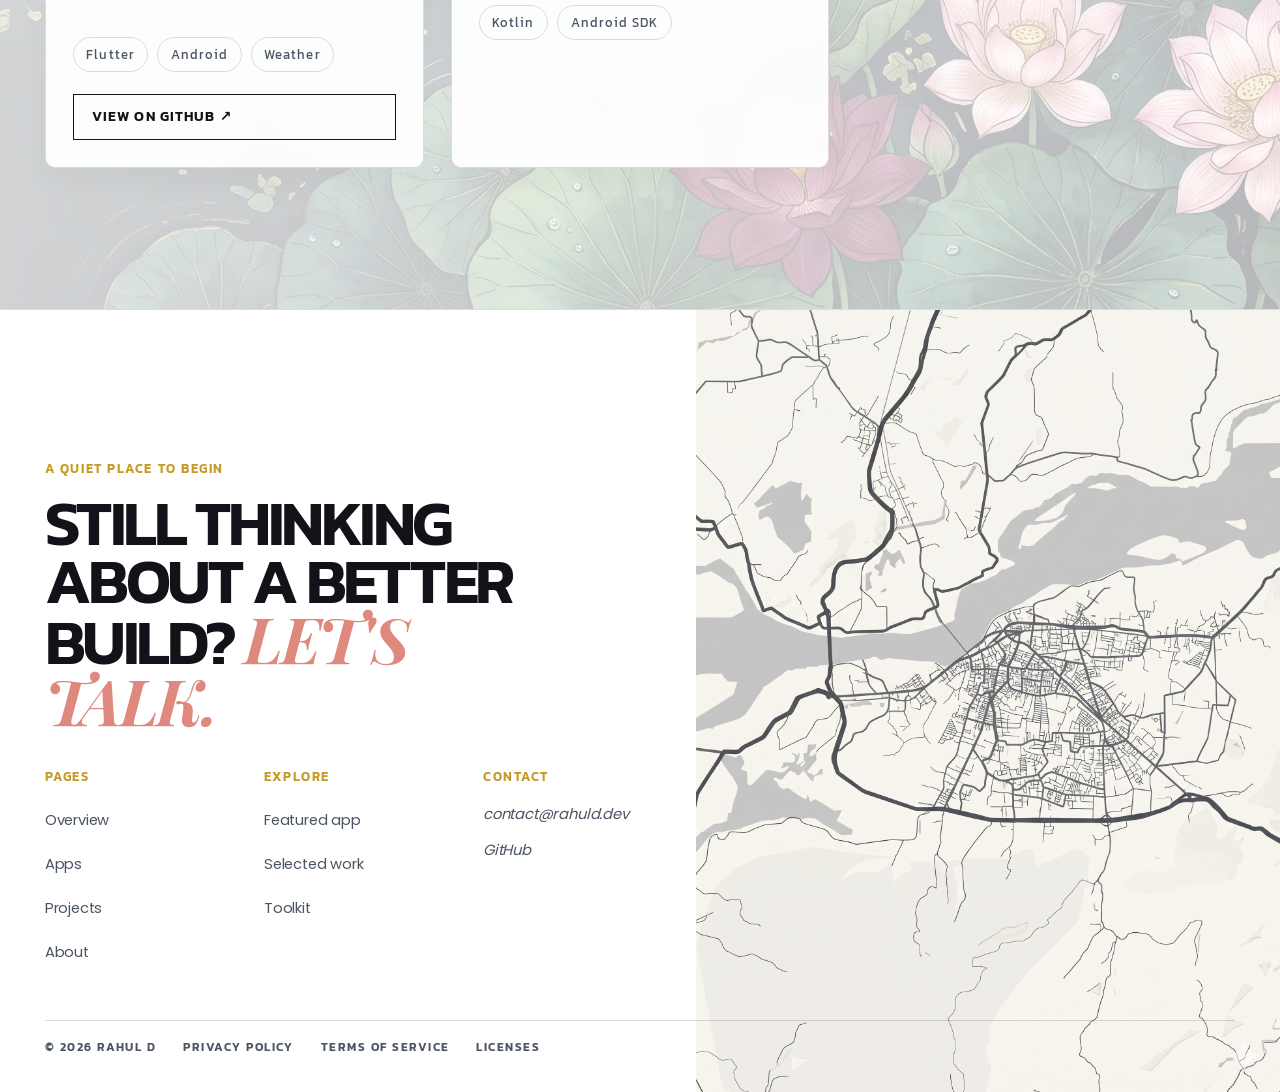
<file: apps.html>
<!doctype html>
<html lang="en">
<head>
  <meta charset="UTF-8"><meta name="viewport" content="width=device-width, initial-scale=1">
  <meta name="description" content="Apps and utilities by Rahul D."><title>Apps — Rahul D</title>
  <link rel="stylesheet" href="style.css">
</head>
<body class="scene-page"><div class="static-texture" aria-hidden="true"></div><div class="page-shell">
  <header class="header"><div class="header__wrapper"><a href="index.html" class="brand"><span class="brand-name">Rahul D</span><span class="brand-dot" aria-hidden="true"></span></a><div class="header-nav-bar"><nav id="primary-nav" aria-label="Primary Navigation"><ul class="nav-links"><li class="nav-item"><a href="index.html">Overview</a></li><li class="nav-item is-active"><a href="apps.html">Apps</a></li><li class="nav-item"><a href="projects.html">Projects</a></li><li class="nav-item"><a href="about.html">About</a></li>  </ul></nav><button class="nav-dropdown-mobile" type="button" aria-label="Open navigation menu" aria-expanded="false" aria-controls="primary-nav"><svg class="nav-dropdown-mobile__icon" viewBox="0 0 24 24" fill="none" xmlns="http://www.w3.org/2000/svg" aria-hidden="true" focusable="false"><path class="hamburger-line hamburger-line--top" d="M4 12H20"></path><path class="hamburger-line hamburger-line--bottom" d="M4 12H20"></path></svg></button><a href="mailto:contact@rahuld.dev" class="contact-postcard-cta">Connect <span class="cta-kanji" aria-hidden="true">दर्श</span></a><button class="audio-toggle" data-audio-toggle type="button" aria-label="Turn ambient audio on" aria-pressed="false" title="Ambient audio off"><svg class="audio-toggle__icon" viewBox="0 0 24 24" fill="none" aria-hidden="true" focusable="false"><path d="M4 10V14H7L11 18V6L7 10H4Z" fill="currentColor"></path><path class="audio-toggle__wave audio-toggle__wave--near" d="M14 9.5C15.2 10.7 15.2 13.3 14 14.5"></path><path class="audio-toggle__wave audio-toggle__wave--far" d="M16.5 7C19.2 9.7 19.2 14.3 16.5 17"></path></svg></button><button class="theme-toggle" data-theme-toggle aria-label="Switch to night mode" aria-pressed="false" title="Night mode"><svg viewBox="0 0 24 24" fill="none" aria-hidden="true" focusable="false"><g class="theme-toggle__sun" stroke="currentColor" stroke-width="1.7" stroke-linecap="round"><circle cx="12" cy="12" r="3.5" fill="currentColor" stroke="none"></circle><path d="M12 2.5V5M12 19V21.5M2.5 12H5M19 12H21.5M5.28 5.28L7.05 7.05M16.95 16.95L18.72 18.72M18.72 5.28L16.95 7.05M7.05 16.95L5.28 18.72"></path></g><path class="theme-toggle__moon" d="M19.2 14.7A7.8 7.8 0 0 1 9.3 4.8 8.5 8.5 0 1 0 19.2 14.7Z" fill="currentColor"></path></svg></button></div></div></header>
  <main class="page-view"><section class="hero-veranda-grid" style="--section-image: image-set(url('assets/bg/bg1.webp') type('image/webp'), url('assets/bg/bg1.png') type('image/png'))"><div class="hero-intro-box"><h1 class="hero-greeting">Useful tools, <span>without noise.</span></h1><p class="hero-bio-text">Small, thoughtful applications for weather, everyday utility, and the spaces between work and rest.</p></div><article class="bento-card"><div class="panel-header"><span>Current release</span><span class="live-ist-pill">Matsi v2.4</span></div><p>Local weather for Guwahati and Northeast India, designed for a quick, calm glance.</p><div class="tech-pill-cloud"><span class="tech-pill">Offline first</span><span class="tech-pill">No ad tracking</span></div></article></section>
  <section style="--section-image: image-set(url('assets/bg/bg2.webp') type('image/webp'), url('assets/bg/bg2.png') type('image/png'))"><div class="section-heading"><div><small lang="hi">दशावतार</small><h2>Apps</h2></div></div><div class="showcase-grid"><article class="showcase-card"><div class="card-graphic-banner" style="background:linear-gradient(135deg,rgba(56,189,248,.35),rgba(2,132,199,.25));"><span style="font-size:38px;">⛅</span><span class="tech-pill">Production ready</span></div><div><h3>Matsi Weather</h3><p>Simple, local weather for Guwahati and Northeast India with offline support and subtle live sky transitions.</p></div><div class="tech-pill-cloud"><span class="tech-pill">Flutter</span><span class="tech-pill">Android</span><span class="tech-pill">Weather</span></div><a class="pill-cta-btn" href="https://github.com/rahuldas75" target="_blank" rel="noopener noreferrer">View on GitHub ↗</a></article><article class="showcase-card"><div class="card-graphic-banner" style="background:linear-gradient(135deg,rgba(197,155,39,.2),rgba(223,136,125,.3));"><span style="font-size:38px;">🧰</span><span class="tech-pill">In the workshop</span></div><div><h3>Native Utility</h3><p>A small, battery-friendly Android utility currently taking shape in the workshop.</p></div><div class="tech-pill-cloud"><span class="tech-pill">Kotlin</span><span class="tech-pill">Android SDK</span></div></article></div></section></main>
  <footer class="footer"><div class="footer__art" aria-hidden="true"><img class="footer__image" src="assets/footer-assets/ghy-map-light.png" data-light-src="assets/footer-assets/ghy-map-light.png" data-dark-src="assets/footer-assets/ghy-map-dark.png" width="1200" height="800" alt="" loading="lazy" decoding="async"></div><div class="footer__content"><div class="footer__text"><p class="footer__eyebrow">A quiet place to begin</p><a href="mailto:contact@rahuld.dev" class="footer__text-link" aria-label="Let's talk"><h2 class="footer__headline">Still thinking about a better build? <em>let's talk.</em></h2></a></div><nav class="navigation" aria-label="Pages"><h3 class="navigation__title">Pages</h3><ul class="navigation__group"><li><a href="index.html">Overview</a></li><li><a href="apps.html">Apps</a></li><li><a href="projects.html">Projects</a></li><li><a href="about.html">About</a></li></ul></nav><nav class="navigation" aria-label="Explore"><h3 class="navigation__title">Explore</h3><ul class="navigation__group"><li><a href="index.html#featured-app">Featured app</a></li><li><a href="index.html#selected-projects">Selected work</a></li><li><a href="index.html#toolkit">Toolkit</a></li></ul></nav><div class="navigation"><h3 class="navigation__title">Contact</h3><address class="navigation__group"><a href="mailto:contact@rahuld.dev">contact@rahuld.dev</a><a href="https://github.com/rahuldas75" target="_blank" rel="noopener noreferrer">GitHub</a></address></div>  </div><div class="footer__legal" aria-label="Legal"><span>© 2026 Rahul D</span><a href="privacy-policy.html">Privacy Policy</a><a href="terms-of-service.html">Terms of Service</a><a href="THIRD-PARTY-LICENSES.md">Licenses</a></div></footer>
</div><script src="site.js"></script></body></html>
</file>
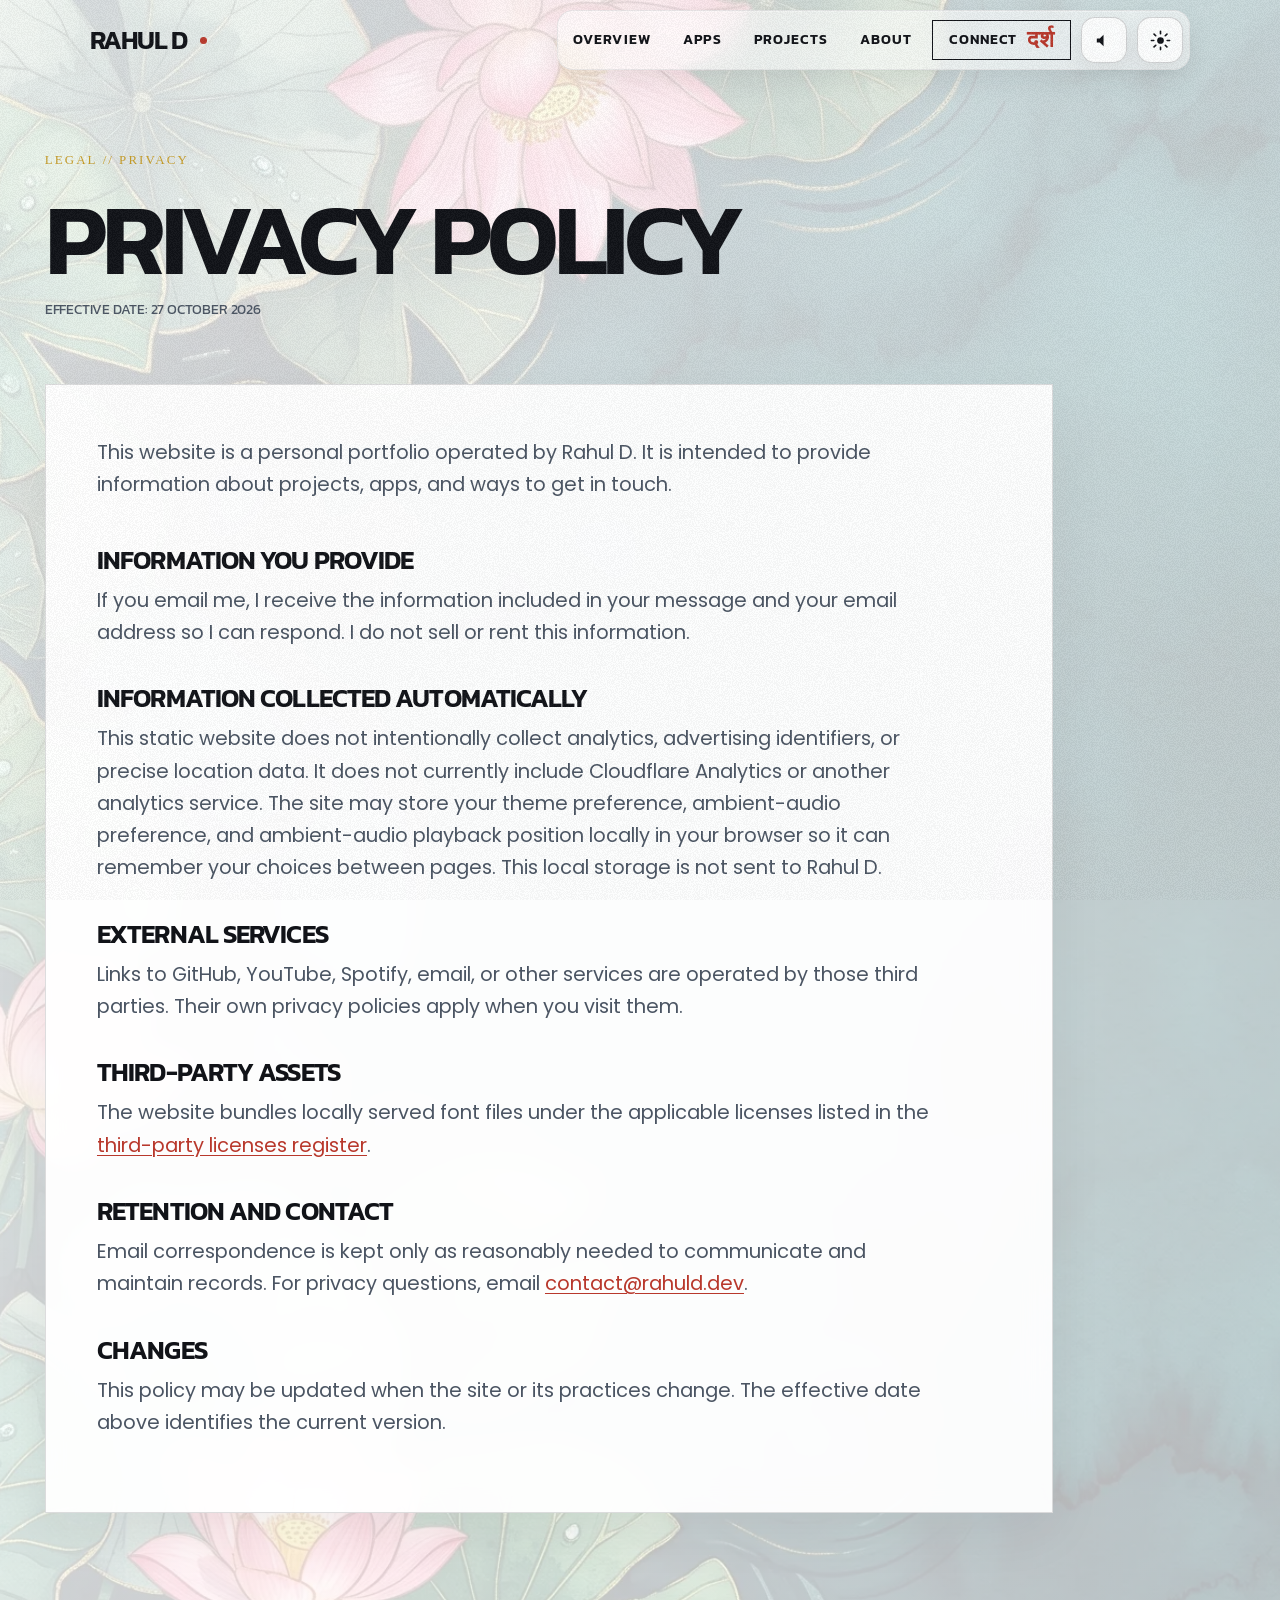
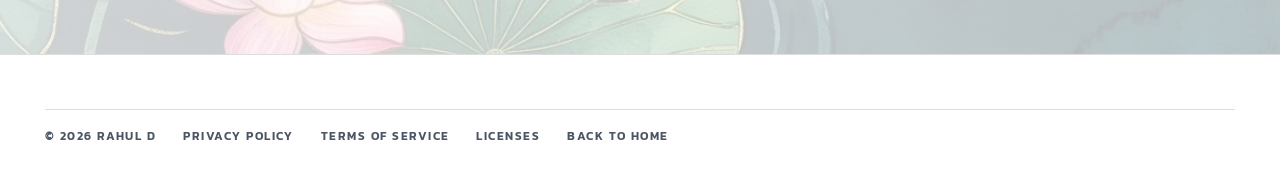
<file: privacy-policy.html>
<!doctype html>
<html lang="en">
<head>
  <meta charset="utf-8">
  <meta name="viewport" content="width=device-width, initial-scale=1">
  <meta name="description" content="Privacy Policy for Rahul D's portfolio website.">
  <title>Privacy Policy — Rahul D</title>
  <link rel="stylesheet" href="style.css">
</head>
<body class="scene-page">
  <div class="static-texture" aria-hidden="true"></div>
  <div class="page-shell">
    <header class="header">
      <div class="header__wrapper">
        <a href="index.html" class="brand"><span class="brand-name">Rahul D</span><span class="brand-dot" aria-hidden="true"></span></a>
        <div class="header-nav-bar">
          <nav id="primary-nav" aria-label="Primary Navigation">
            <ul class="nav-links">
              <li class="nav-item"><a href="index.html">Overview</a></li>
              <li class="nav-item"><a href="apps.html">Apps</a></li>
              <li class="nav-item"><a href="projects.html">Projects</a></li>
              <li class="nav-item"><a href="about.html">About</a></li>
            </ul>
          </nav>
          <button class="nav-dropdown-mobile" type="button" aria-label="Open navigation menu" aria-expanded="false" aria-controls="primary-nav">
            <svg class="nav-dropdown-mobile__icon" viewBox="0 0 24 24" fill="none" aria-hidden="true" focusable="false"><path class="hamburger-line hamburger-line--top" d="M4 12H20"></path><path class="hamburger-line hamburger-line--bottom" d="M4 12H20"></path></svg>
          </button>
          <a href="mailto:contact@rahuld.dev" class="contact-postcard-cta">Connect <span class="cta-kanji" aria-hidden="true">दर्श</span></a>
          <button class="audio-toggle" data-audio-toggle type="button" aria-label="Turn ambient audio on" aria-pressed="false" title="Ambient audio off"><svg class="audio-toggle__icon" viewBox="0 0 24 24" fill="none" aria-hidden="true" focusable="false"><path d="M4 10V14H7L11 18V6L7 10H4Z" fill="currentColor"></path><path class="audio-toggle__wave audio-toggle__wave--near" d="M14 9.5C15.2 10.7 15.2 13.3 14 14.5"></path><path class="audio-toggle__wave audio-toggle__wave--far" d="M16.5 7C19.2 9.7 19.2 14.3 16.5 17"></path></svg></button><button class="theme-toggle" data-theme-toggle aria-label="Switch to night mode" aria-pressed="false" title="Night mode">
            <svg viewBox="0 0 24 24" fill="none" aria-hidden="true" focusable="false"><g class="theme-toggle__sun" stroke="currentColor" stroke-width="1.7" stroke-linecap="round"><circle cx="12" cy="12" r="3.5" fill="currentColor" stroke="none"></circle><path d="M12 2.5V5M12 19V21.5M2.5 12H5M19 12H21.5M5.28 5.28L7.05 7.05M16.95 16.95L18.72 18.72M18.72 5.28L16.95 7.05M7.05 16.95L5.28 18.72"></path></g><path class="theme-toggle__moon" d="M19.2 14.7A7.8 7.8 0 0 1 9.3 4.8 8.5 8.5 0 1 0 19.2 14.7Z" fill="currentColor"></path></svg>
          </button>
        </div>
      </div>
    </header>
    <main class="page-view legal-page">
      <section style="--section-image: image-set(url('assets/bg/bg1.webp') type('image/webp'), url('assets/bg/bg1.png') type('image/png'))">
        <div class="legal-page__intro">
          <small>LEGAL // PRIVACY</small>
          <h1>Privacy Policy</h1>
          <p>Effective date: 27 October 2026</p>
        </div>
        <article class="legal-page__body">
          <p>This website is a personal portfolio operated by Rahul D. It is intended to provide information about projects, apps, and ways to get in touch.</p>
          <h2>Information you provide</h2>
          <p>If you email me, I receive the information included in your message and your email address so I can respond. I do not sell or rent this information.</p>
          <h2>Information collected automatically</h2>
          <p>This static website does not intentionally collect analytics, advertising identifiers, or precise location data. It does not currently include Cloudflare Analytics or another analytics service. The site may store your theme preference, ambient-audio preference, and ambient-audio playback position locally in your browser so it can remember your choices between pages. This local storage is not sent to Rahul D.</p>
          <h2>External services</h2>
          <p>Links to GitHub, YouTube, Spotify, email, or other services are operated by those third parties. Their own privacy policies apply when you visit them.</p>
          <h2>Third-party assets</h2>
          <p>The website bundles locally served font files under the applicable licenses listed in the <a href="THIRD-PARTY-LICENSES.md">third-party licenses register</a>.</p>
          <h2>Retention and contact</h2>
          <p>Email correspondence is kept only as reasonably needed to communicate and maintain records. For privacy questions, email <a href="mailto:contact@rahuld.dev">contact@rahuld.dev</a>.</p>
          <h2>Changes</h2>
          <p>This policy may be updated when the site or its practices change. The effective date above identifies the current version.</p>
        </article>
      </section>
    </main>
    <footer class="footer footer--simple">
      <div class="footer__legal" aria-label="Legal"><span>© 2026 Rahul D</span><a href="privacy-policy.html" aria-current="page">Privacy Policy</a><a href="terms-of-service.html">Terms of Service</a><a href="THIRD-PARTY-LICENSES.md">Licenses</a><a href="index.html">Back to home</a></div>
    </footer>
  </div>
  <script src="site.js"></script>
</body>
</html>
</file>
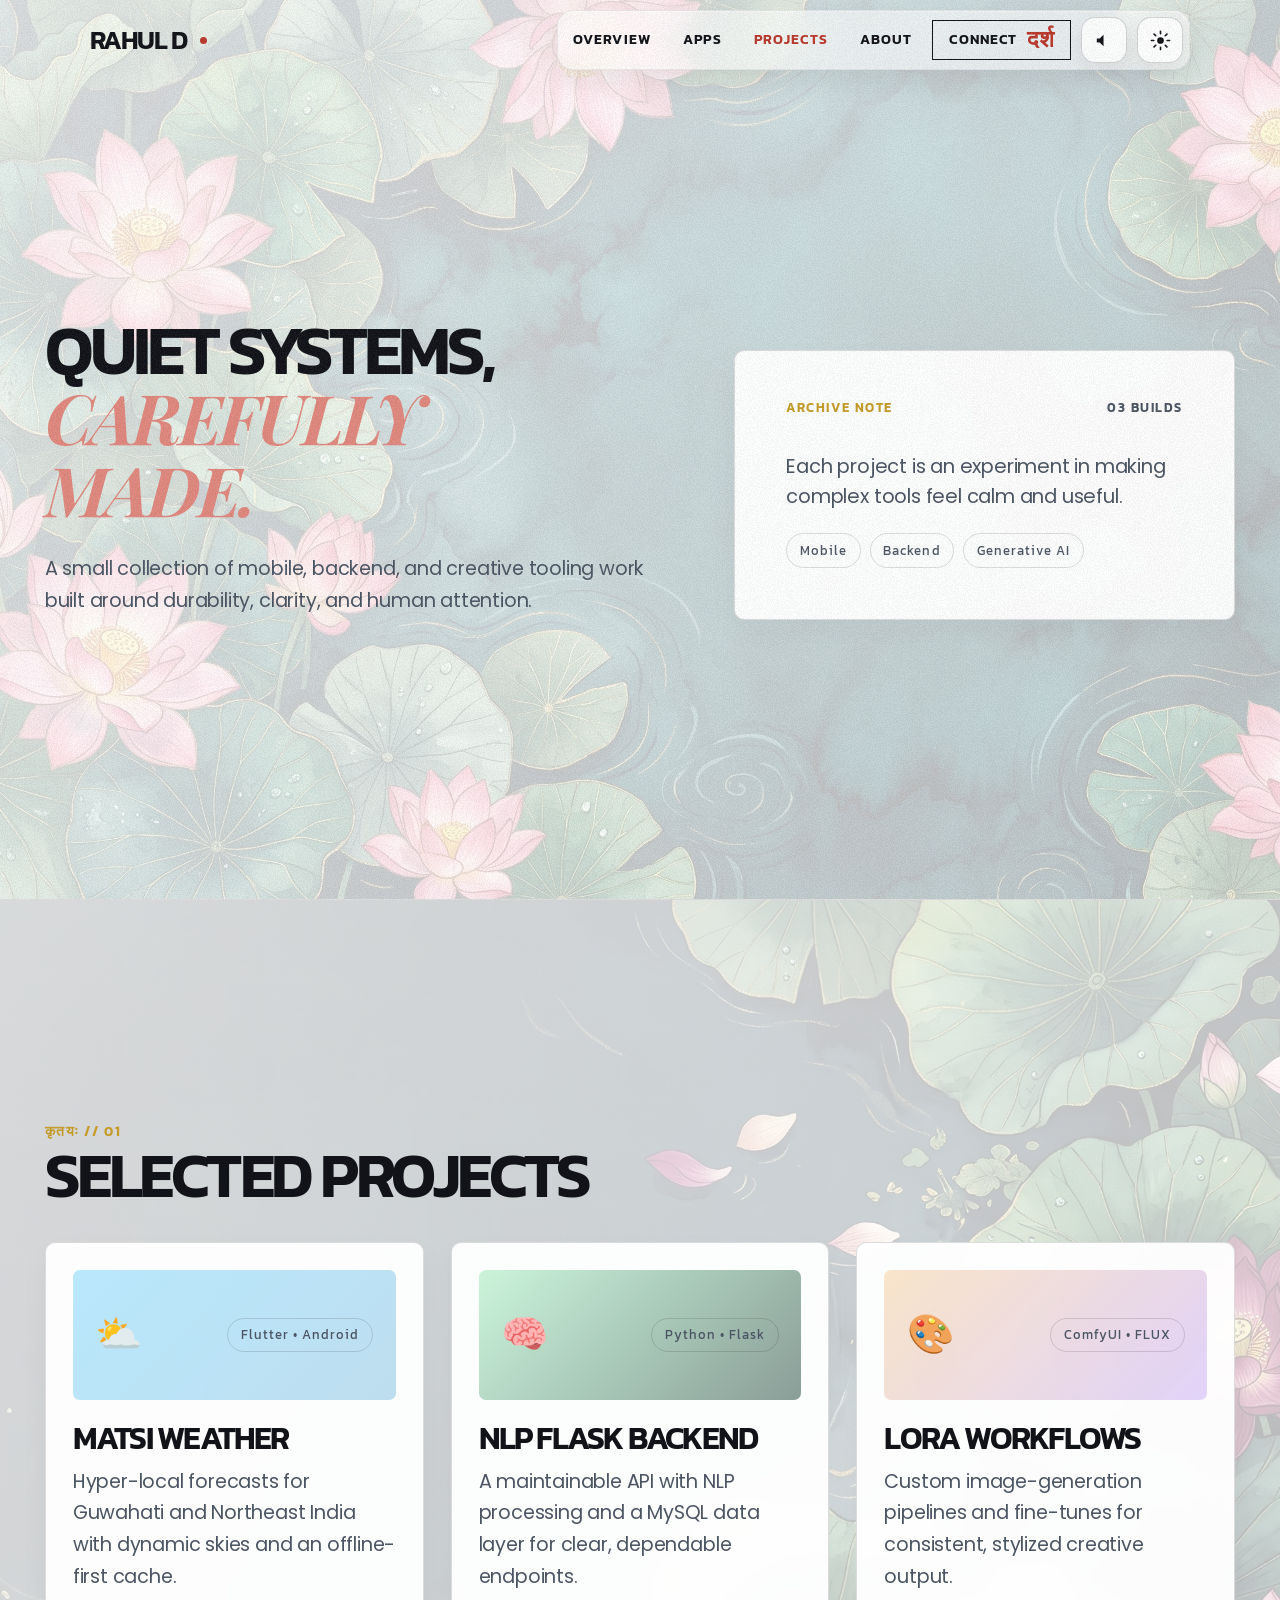
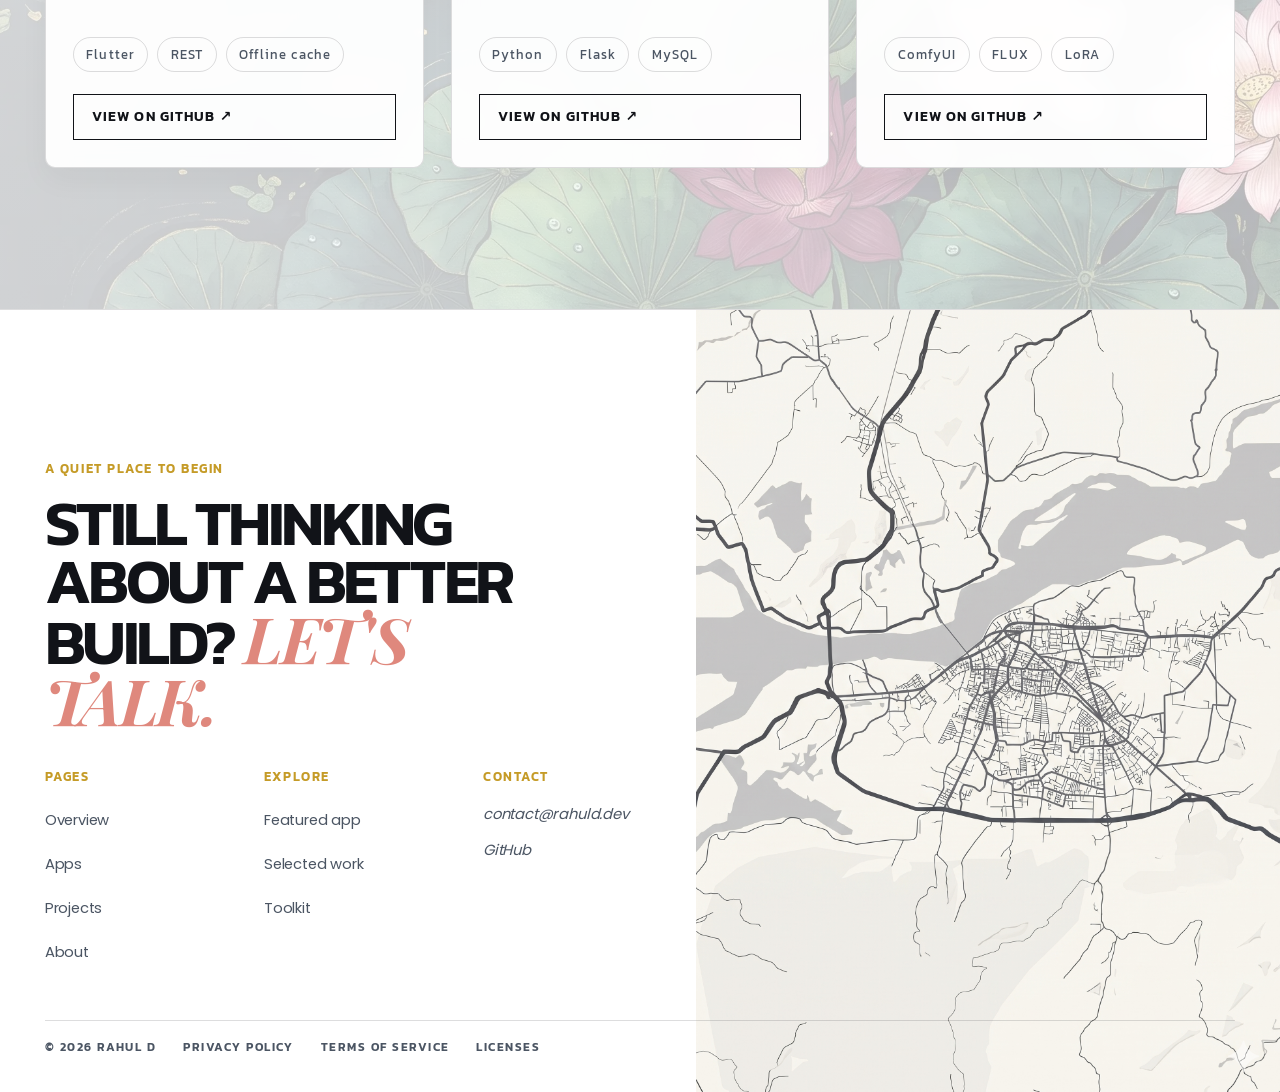
<file: projects.html>
<!doctype html>
<html lang="en">
<head>
  <meta charset="UTF-8">
  <meta name="viewport" content="width=device-width, initial-scale=1">
  <meta name="description" content="Selected projects by Rahul D.">
  <title>Projects — Rahul D</title>
  <link rel="stylesheet" href="style.css">
</head>
<body class="scene-page"><div class="static-texture" aria-hidden="true"></div>
  <div class="page-shell">
    <header class="header">
      <div class="header__wrapper">
        <a href="index.html" class="brand"><span class="brand-name">Rahul D</span><span class="brand-dot" aria-hidden="true"></span></a>
        <div class="header-nav-bar"><nav id="primary-nav" aria-label="Primary Navigation"><ul class="nav-links">
          <li class="nav-item"><a href="index.html">Overview</a></li>
          <li class="nav-item"><a href="apps.html">Apps</a></li>
          <li class="nav-item is-active"><a href="projects.html">Projects</a></li>
          <li class="nav-item"><a href="about.html">About</a></li>
        </ul></nav>
        <button class="nav-dropdown-mobile" type="button" aria-label="Open navigation menu" aria-expanded="false" aria-controls="primary-nav"><svg class="nav-dropdown-mobile__icon" viewBox="0 0 24 24" fill="none" xmlns="http://www.w3.org/2000/svg" aria-hidden="true" focusable="false"><path class="hamburger-line hamburger-line--top" d="M4 12H20"></path><path class="hamburger-line hamburger-line--bottom" d="M4 12H20"></path></svg></button>
        <a href="mailto:contact@rahuld.dev" class="contact-postcard-cta">Connect <span class="cta-kanji" aria-hidden="true">दर्श</span></a>
        <button class="audio-toggle" data-audio-toggle type="button" aria-label="Turn ambient audio on" aria-pressed="false" title="Ambient audio off"><svg class="audio-toggle__icon" viewBox="0 0 24 24" fill="none" aria-hidden="true" focusable="false"><path d="M4 10V14H7L11 18V6L7 10H4Z" fill="currentColor"></path><path class="audio-toggle__wave audio-toggle__wave--near" d="M14 9.5C15.2 10.7 15.2 13.3 14 14.5"></path><path class="audio-toggle__wave audio-toggle__wave--far" d="M16.5 7C19.2 9.7 19.2 14.3 16.5 17"></path></svg></button><button class="theme-toggle" data-theme-toggle aria-label="Switch to night mode" aria-pressed="false" title="Night mode"><svg viewBox="0 0 24 24" fill="none" aria-hidden="true" focusable="false"><g class="theme-toggle__sun" stroke="currentColor" stroke-width="1.7" stroke-linecap="round"><circle cx="12" cy="12" r="3.5" fill="currentColor" stroke="none"></circle><path d="M12 2.5V5M12 19V21.5M2.5 12H5M19 12H21.5M5.28 5.28L7.05 7.05M16.95 16.95L18.72 18.72M18.72 5.28L16.95 7.05M7.05 16.95L5.28 18.72"></path></g><path class="theme-toggle__moon" d="M19.2 14.7A7.8 7.8 0 0 1 9.3 4.8 8.5 8.5 0 1 0 19.2 14.7Z" fill="currentColor"></path></svg></button>
        </div>
      </div>
    </header>
    <main class="page-view">
      <section class="hero-veranda-grid" style="--section-image: image-set(url('assets/bg/bg1.webp') type('image/webp'), url('assets/bg/bg1.png') type('image/png'))">
        <div class="hero-intro-box">
          <h1 class="hero-greeting">Quiet systems, <span>carefully made.</span></h1>
          <p class="hero-bio-text">A small collection of mobile, backend, and creative tooling work built around durability, clarity, and human attention.</p>
        </div>
        <article class="bento-card">
          <div class="panel-header"><span>Archive note</span><span class="live-ist-pill">03 builds</span></div>
          <p>Each project is an experiment in making complex tools feel calm and useful.</p>
          <div class="tech-pill-cloud"><span class="tech-pill">Mobile</span><span class="tech-pill">Backend</span><span class="tech-pill">Generative AI</span></div>
        </article>
      </section>
      <section style="--section-image: image-set(url('assets/bg/bg2.webp') type('image/webp'), url('assets/bg/bg2.png') type('image/png'))">
        <div class="section-heading"><div><small>कृतयः // 01</small><h2>Selected Projects</h2></div></div>
        <div class="showcase-grid">
          <article class="showcase-card"><div class="card-graphic-banner" style="background:linear-gradient(135deg,rgba(56,189,248,.35),rgba(2,132,199,.25));"><span style="font-size:38px;">⛅</span><span class="tech-pill">Flutter • Android</span></div><div><h3>Matsi Weather</h3><p>Hyper-local forecasts for Guwahati and Northeast India with dynamic skies and an offline-first cache.</p></div><div class="tech-pill-cloud"><span class="tech-pill">Flutter</span><span class="tech-pill">REST</span><span class="tech-pill">Offline cache</span></div><a class="pill-cta-btn" href="https://github.com/rahuldas75" target="_blank" rel="noopener noreferrer">View on GitHub ↗</a></article>
          <article class="showcase-card"><div class="card-graphic-banner" style="background:linear-gradient(135deg,rgba(74,222,128,.28),rgba(23,63,50,.5));"><span style="font-size:38px;">🧠</span><span class="tech-pill">Python • Flask</span></div><div><h3>NLP Flask Backend</h3><p>A maintainable API with NLP processing and a MySQL data layer for clear, dependable endpoints.</p></div><div class="tech-pill-cloud"><span class="tech-pill">Python</span><span class="tech-pill">Flask</span><span class="tech-pill">MySQL</span></div><a class="pill-cta-btn" href="https://github.com/rahuldas75" target="_blank" rel="noopener noreferrer">View on GitHub ↗</a></article>
          <article class="showcase-card"><div class="card-graphic-banner" style="background:linear-gradient(135deg,rgba(242,181,104,.35),rgba(124,58,237,.22));"><span style="font-size:38px;">🎨</span><span class="tech-pill">ComfyUI • FLUX</span></div><div><h3>LoRA Workflows</h3><p>Custom image-generation pipelines and fine-tunes for consistent, stylized creative output.</p></div><div class="tech-pill-cloud"><span class="tech-pill">ComfyUI</span><span class="tech-pill">FLUX</span><span class="tech-pill">LoRA</span></div><a class="pill-cta-btn" href="https://github.com/rahuldas75" target="_blank" rel="noopener noreferrer">View on GitHub ↗</a></article>
        </div>
      </section>
    </main>
    <footer class="footer"><div class="footer__art" aria-hidden="true"><img class="footer__image" src="assets/footer-assets/ghy-map-light.png" data-light-src="assets/footer-assets/ghy-map-light.png" data-dark-src="assets/footer-assets/ghy-map-dark.png" width="1200" height="800" alt="" loading="lazy" decoding="async"></div><div class="footer__content"><div class="footer__text"><p class="footer__eyebrow">A quiet place to begin</p><a href="mailto:contact@rahuld.dev" class="footer__text-link" aria-label="Let's talk"><h2 class="footer__headline">Still thinking about a better build? <em>let's talk.</em></h2></a></div><nav class="navigation" aria-label="Pages"><h3 class="navigation__title">Pages</h3><ul class="navigation__group"><li><a href="index.html">Overview</a></li><li><a href="apps.html">Apps</a></li><li><a href="projects.html">Projects</a></li><li><a href="about.html">About</a></li></ul></nav><nav class="navigation" aria-label="Explore"><h3 class="navigation__title">Explore</h3><ul class="navigation__group"><li><a href="index.html#featured-app">Featured app</a></li><li><a href="index.html#selected-projects">Selected work</a></li><li><a href="index.html#toolkit">Toolkit</a></li></ul></nav><div class="navigation"><h3 class="navigation__title">Contact</h3><address class="navigation__group"><a href="mailto:contact@rahuld.dev">contact@rahuld.dev</a><a href="https://github.com/rahuldas75" target="_blank" rel="noopener noreferrer">GitHub</a></address></div>    </div><div class="footer__legal" aria-label="Legal"><span>© 2026 Rahul D</span><a href="privacy-policy.html">Privacy Policy</a><a href="terms-of-service.html">Terms of Service</a><a href="THIRD-PARTY-LICENSES.md">Licenses</a></div></footer>
  </div>
</body>
  <script src="site.js"></script>
</html>
</file>
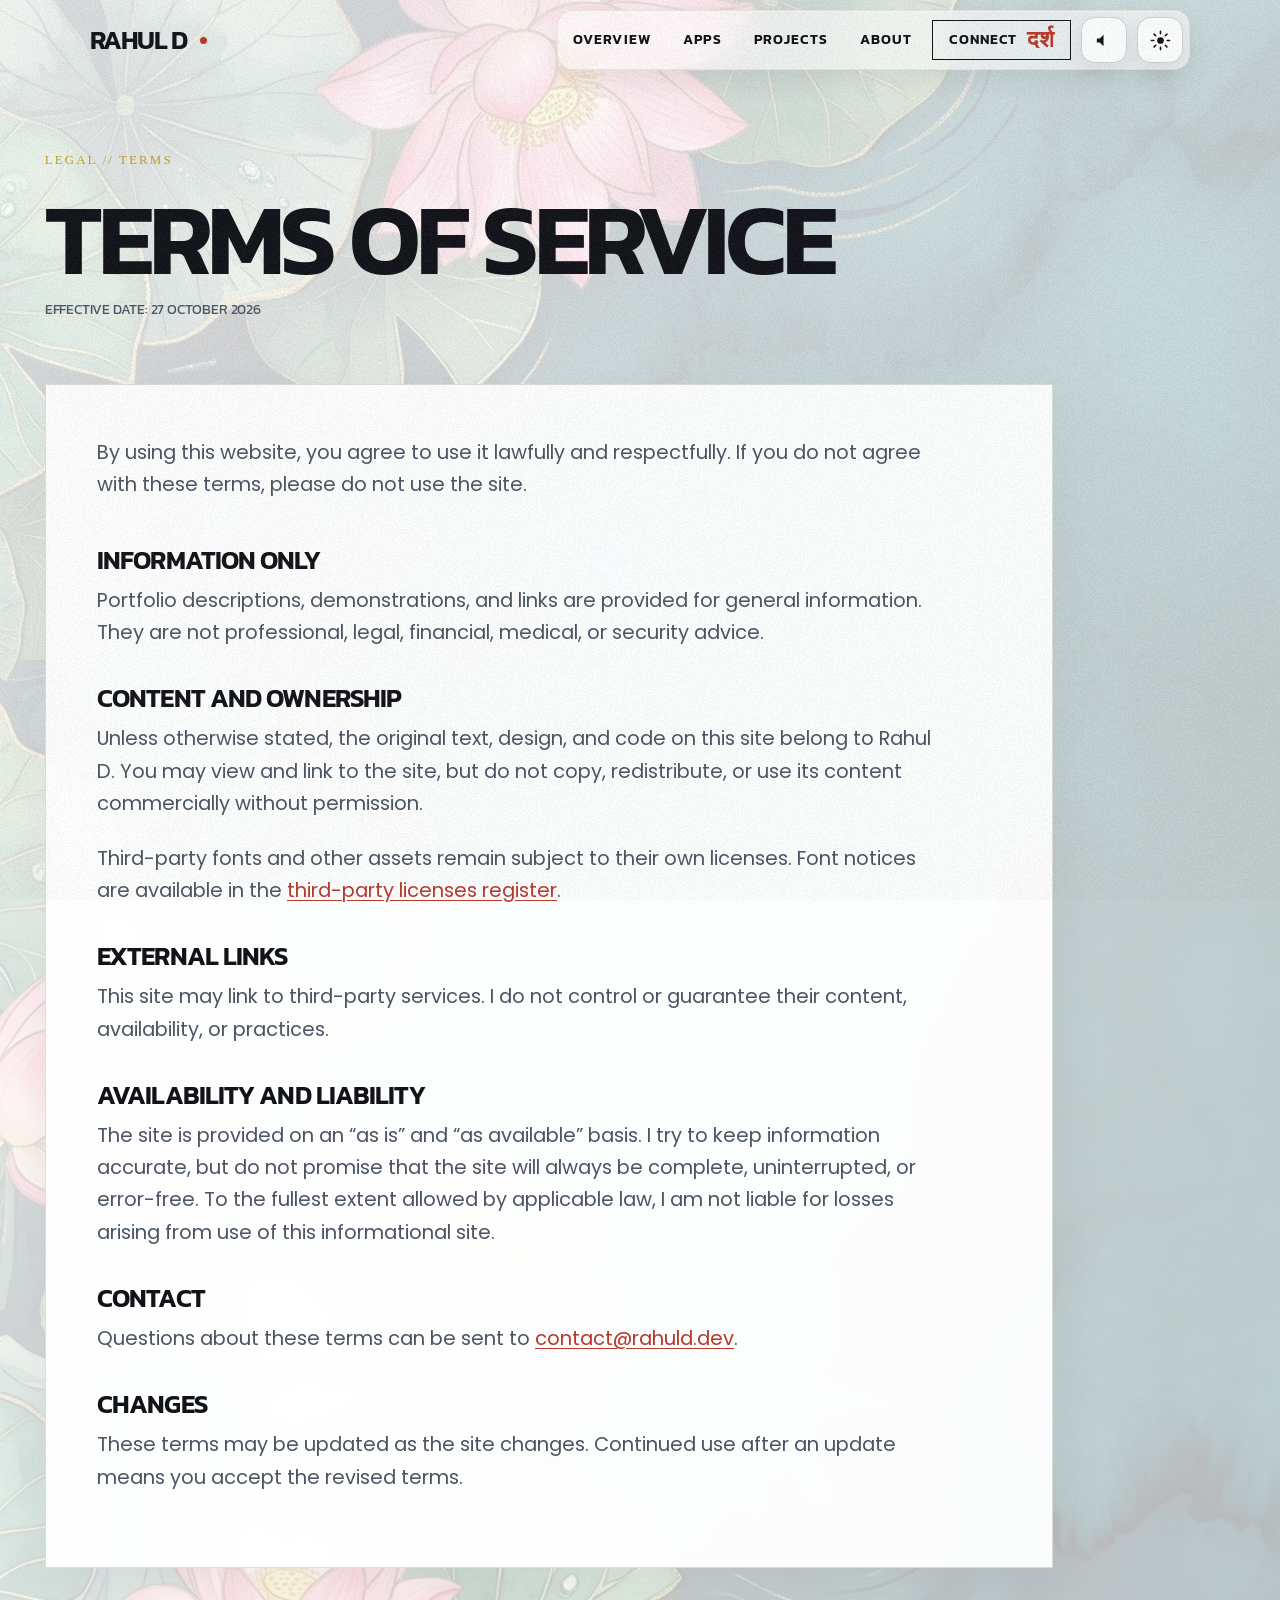
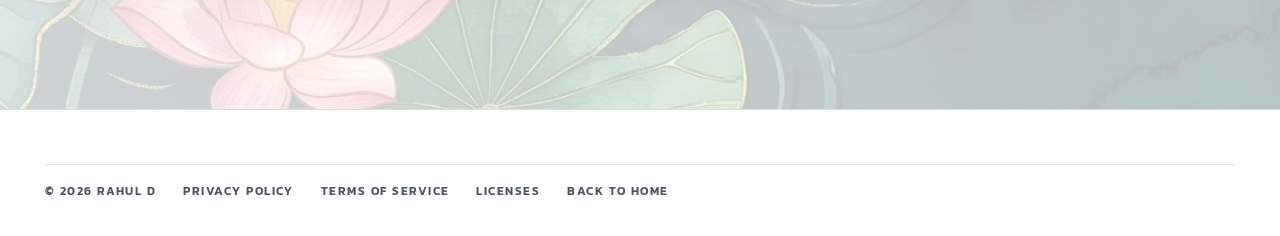
<file: terms-of-service.html>
<!doctype html>
<html lang="en">
<head>
  <meta charset="utf-8">
  <meta name="viewport" content="width=device-width, initial-scale=1">
  <meta name="description" content="Terms of Service for Rahul D's portfolio website.">
  <title>Terms of Service — Rahul D</title>
  <link rel="stylesheet" href="style.css">
</head>
<body class="scene-page">
  <div class="static-texture" aria-hidden="true"></div>
  <div class="page-shell">
    <header class="header">
      <div class="header__wrapper">
        <a href="index.html" class="brand"><span class="brand-name">Rahul D</span><span class="brand-dot" aria-hidden="true"></span></a>
        <div class="header-nav-bar">
          <nav id="primary-nav" aria-label="Primary Navigation"><ul class="nav-links"><li class="nav-item"><a href="index.html">Overview</a></li><li class="nav-item"><a href="apps.html">Apps</a></li><li class="nav-item"><a href="projects.html">Projects</a></li><li class="nav-item"><a href="about.html">About</a></li></ul></nav>
          <button class="nav-dropdown-mobile" type="button" aria-label="Open navigation menu" aria-expanded="false" aria-controls="primary-nav"><svg class="nav-dropdown-mobile__icon" viewBox="0 0 24 24" fill="none" aria-hidden="true" focusable="false"><path class="hamburger-line hamburger-line--top" d="M4 12H20"></path><path class="hamburger-line hamburger-line--bottom" d="M4 12H20"></path></svg></button>
          <a href="mailto:contact@rahuld.dev" class="contact-postcard-cta">Connect <span class="cta-kanji" aria-hidden="true">दर्श</span></a>
          <button class="audio-toggle" data-audio-toggle type="button" aria-label="Turn ambient audio on" aria-pressed="false" title="Ambient audio off"><svg class="audio-toggle__icon" viewBox="0 0 24 24" fill="none" aria-hidden="true" focusable="false"><path d="M4 10V14H7L11 18V6L7 10H4Z" fill="currentColor"></path><path class="audio-toggle__wave audio-toggle__wave--near" d="M14 9.5C15.2 10.7 15.2 13.3 14 14.5"></path><path class="audio-toggle__wave audio-toggle__wave--far" d="M16.5 7C19.2 9.7 19.2 14.3 16.5 17"></path></svg></button><button class="theme-toggle" data-theme-toggle aria-label="Switch to night mode" aria-pressed="false" title="Night mode"><svg viewBox="0 0 24 24" fill="none" aria-hidden="true" focusable="false"><g class="theme-toggle__sun" stroke="currentColor" stroke-width="1.7" stroke-linecap="round"><circle cx="12" cy="12" r="3.5" fill="currentColor" stroke="none"></circle><path d="M12 2.5V5M12 19V21.5M2.5 12H5M19 12H21.5M5.28 5.28L7.05 7.05M16.95 16.95L18.72 18.72M18.72 5.28L16.95 7.05M7.05 16.95L5.28 18.72"></path></g><path class="theme-toggle__moon" d="M19.2 14.7A7.8 7.8 0 0 1 9.3 4.8 8.5 8.5 0 1 0 19.2 14.7Z" fill="currentColor"></path></svg></button>
        </div>
      </div>
    </header>
    <main class="page-view legal-page">
      <section style="--section-image: image-set(url('assets/bg/bg2.webp') type('image/webp'), url('assets/bg/bg2.png') type('image/png'))">
        <div class="legal-page__intro">
          <small>LEGAL // TERMS</small>
          <h1>Terms of Service</h1>
          <p>Effective date: 27 October 2026</p>
        </div>
        <article class="legal-page__body">
          <p>By using this website, you agree to use it lawfully and respectfully. If you do not agree with these terms, please do not use the site.</p>
          <h2>Information only</h2>
          <p>Portfolio descriptions, demonstrations, and links are provided for general information. They are not professional, legal, financial, medical, or security advice.</p>
          <h2>Content and ownership</h2>
          <p>Unless otherwise stated, the original text, design, and code on this site belong to Rahul D. You may view and link to the site, but do not copy, redistribute, or use its content commercially without permission.</p>
          <p>Third-party fonts and other assets remain subject to their own licenses. Font notices are available in the <a href="THIRD-PARTY-LICENSES.md">third-party licenses register</a>.</p>
          <h2>External links</h2>
          <p>This site may link to third-party services. I do not control or guarantee their content, availability, or practices.</p>
          <h2>Availability and liability</h2>
          <p>The site is provided on an “as is” and “as available” basis. I try to keep information accurate, but do not promise that the site will always be complete, uninterrupted, or error-free. To the fullest extent allowed by applicable law, I am not liable for losses arising from use of this informational site.</p>
          <h2>Contact</h2>
          <p>Questions about these terms can be sent to <a href="mailto:contact@rahuld.dev">contact@rahuld.dev</a>.</p>
          <h2>Changes</h2>
          <p>These terms may be updated as the site changes. Continued use after an update means you accept the revised terms.</p>
        </article>
      </section>
    </main>
    <footer class="footer footer--simple">
      <div class="footer__legal" aria-label="Legal"><span>© 2026 Rahul D</span><a href="privacy-policy.html">Privacy Policy</a><a href="terms-of-service.html" aria-current="page">Terms of Service</a><a href="THIRD-PARTY-LICENSES.md">Licenses</a><a href="index.html">Back to home</a></div>
    </footer>
  </div>
  <script src="site.js"></script>
</body>
</html>
</file>
<file: style.css>
/* ==========================================================================
   RAHUL D PORTFOLIO - SHARED DESIGN SYSTEM
   Edit the tokens first; components below intentionally consume these values.
   ========================================================================== */
@font-face {
  font-family: "Kanit Local";
  src: url("assets/fonts/Kanit-400.woff2") format("woff2");
  font-style: normal;
  font-weight: 400;
  font-display: swap;
}
@font-face {
  font-family: "Kanit Local";
  src: url("assets/fonts/Kanit-600.woff2") format("woff2");
  font-style: normal;
  font-weight: 600;
  font-display: swap;
}
@font-face {
  font-family: "Poppins Local";
  src: url("assets/fonts/Poppins-400.woff2") format("woff2");
  font-style: normal;
  font-weight: 400;
  font-display: swap;
}
@font-face {
  font-family: "Poppins Local";
  src: url("assets/fonts/Poppins-700.woff2") format("woff2");
  font-style: normal;
  font-weight: 700;
  font-display: swap;
}
@font-face {
  font-family: "Rozha Local";
  src: url("assets/fonts/RozhaOne-Regular.ttf") format("truetype");
  font-style: normal;
  font-weight: 400;
  font-display: swap;
}
@font-face {
  font-family: "Playfair Local";
  src: url("assets/fonts/PlayfairDisplay-700italic.woff2") format("woff2");
  font-style: italic;
  font-weight: 700;
  font-display: swap;
}
@font-face {
  font-family: "Yuji Local";
  src: url("assets/fonts/YujiBoku-kigo.ttf") format("truetype");
  font-style: normal;
  font-weight: 400;
  font-display: swap;
}
@font-face {
  font-family: "Noto Serif JP Local";
  src: url("assets/fonts/NotoSerifJP-haiku.woff2") format("woff2");
  font-style: normal;
  font-weight: 400;
  font-display: swap;
}

/* --------------------------------------------------------------------------
   1. Design tokens and theme values
   -------------------------------------------------------------------------- */
:root {
  --ink: #14171a;
  --ink-soft: #556270;
  --paper: #fff;
  --paper-warm: #f6f3eb;
  --paper-bg: #f8f6f1;
  --sakura: #df887d;
  --pitambara: #c59b27;
  --red: #b8382c;
  --rule: rgba(20, 23, 26, .1);
  --font-display: "Kanit Local", "Arial Narrow", sans-serif;
  --font-body: "Poppins Local", system-ui, sans-serif;
  --font-mono: "Kanit Local", system-ui, sans-serif;
  --font-italic: "Playfair Local", Georgia, serif;
  --font-sacred: "Yuji Local", serif;
  --font-japanese: "Noto Serif JP Local", serif;
  --font-devanagari: "Rozha Local", serif;
  --edge-padding: clamp(16px, 3.5vw, 48px);
  --max-width: 1360px;
  --ease: cubic-bezier(.25, .7, .25, 1);
}

body[data-theme="night"] {
  --ink: #f5f0e5;
  --ink-soft: #b6b0a5;
  --paper: #211f1b;
  --paper-warm: #2b2822;
  --paper-bg: #151513;
  --sakura: #ef9b91;
  --pitambara: #e0b84c;
  --red: #ef796b;
  --rule: rgba(245, 240, 229, .16);
}

/* --------------------------------------------------------------------------
   2. Global reset and document foundations
   -------------------------------------------------------------------------- */
*, *::before, *::after { box-sizing: border-box; }
html { scroll-behavior: smooth; }
body {
  margin: 0;
  background: var(--paper-bg);
  color: var(--ink);
  font: 400 16px/1.65 var(--font-body);
  -webkit-font-smoothing: antialiased;
  transition: background-color .8s var(--ease), color .8s var(--ease);
}
a { color: inherit; text-decoration: none; }
button { font: inherit; }
.page-shell { min-height: 100vh; }

/* --------------------------------------------------------------------------
   3. Navigation, theme control, and page transitions
   -------------------------------------------------------------------------- */
.site-splash { display: none; }
.page-transition-layer {
  position: fixed;
  inset: 0;
  z-index: 100;
  pointer-events: none;
  background: var(--paper-bg);
  opacity: 0;
  transform: translateY(100%);
  transition: opacity .7s var(--ease), transform .7s var(--ease);
}
html.is-page-transitioning .page-transition-layer {
  opacity: 1;
  transform: translateY(0);
}

/* ==========================================================================
   FINAL SCENE SURFACES
   Keep this last: older homepage styles are retained above for component
   details, while these rules define the final full-width scene geometry.
   ========================================================================== */
body.homepage-scene .header,
body.homepage-scene[data-theme="night"] .header {
  position: fixed;
  inset: 0 0 auto;
  width: 100%;
  height: var(--header-height, 80px);
  background: rgb(var(--scene-overlay-rgb) / .34) !important;
  background-image: none !important;
  border: 0 !important;
  box-shadow: none !important;
  backdrop-filter: blur(5px);
  -webkit-backdrop-filter: blur(5px);
}
body.homepage-scene main > .hero,
body.homepage-scene main > .section-wrap {
  width: 100%;
  max-width: none;
  margin: 0;
  padding-left: var(--edge-padding);
  padding-right: var(--edge-padding);
}

/* Final type safety net for the migrated homepage rules. */
body {
  font-size: var(--type-body) !important;
}
.hero-title {
  font-size: var(--type-hero) !important;
  line-height: .92 !important;
  max-width: var(--measure-display) !important;
}
.hero-greeting {
  font-size: var(--type-page-hero) !important;
  line-height: .94 !important;
  max-width: var(--measure-display) !important;
}
.hero-desc,
.hero-bio-text,
.featured-app-card p,
.showcase-card p,
.project-mini-card p,
.notice-board-lead p,
.notice-item p {
  max-width: var(--measure-copy) !important;
  font-size: clamp(1rem, .16vw + .96rem, 1.12rem) !important;
  line-height: 1.65 !important;
}
.hero-word-mask {
  padding: .08em .04em .14em !important;
  overflow: hidden !important;
  clip-path: none !important;
}
.section-title,
.notice-board-lead h2 {
  font-size: var(--type-section) !important;
  line-height: .94 !important;
  max-width: 14ch !important;
}
@media (min-width: 761px) and (max-width: 991px) {
  .hero-title { font-size: clamp(3.4rem, 9vw, 6.5rem) !important; }
  .hero-greeting { font-size: clamp(3.2rem, 8vw, 5.5rem) !important; }
}
@media (max-width: 760px) {
  .hero-title,
  .hero-greeting {
    max-width: 10ch !important;
  }
  .hero-desc,
  .hero-bio-text {
    max-width: 36ch !important;
    font-size: 1rem !important;
    line-height: 1.6 !important;
  }
  .hero-vishnu-stage {
    height: min(48svh, 420px);
    min-height: 280px;
  }
  .section-wrap,
  .page-view > section:not(.hero-veranda-grid) {
    min-height: auto;
    padding-top: 5.5rem !important;
    padding-bottom: 5.5rem !important;
  }
  .section-header-row {
    align-items: flex-start;
    flex-direction: column;
    gap: 1rem;
  }
  .section-title,
  .notice-board-lead h2 {
    max-width: 10ch !important;
  }
}

@media (min-width: 761px) {
  body.homepage-scene #featured-app > .section-header-row,
  body.homepage-scene #selected-projects > .section-header-row {
    display: block !important;
    min-height: 230px;
    padding-right: clamp(18rem, 27vw, 24rem);
    margin-bottom: 3rem;
  }
  body.homepage-scene #featured-app > .section-header-row > .view-all-link,
  body.homepage-scene #selected-projects > .section-header-row > .view-all-link {
    display: block;
    margin-top: 1.5rem;
  }
  body.homepage-scene #featured-app > .bg-matsya-spotlight,
  body.homepage-scene #selected-projects > .bg-kurma-spotlight {
    position: absolute !important;
    inset: auto 0 auto auto !important;
    width: clamp(180px, 22vw, 300px);
    height: 190px;
    max-width: none;
    margin: 0;
    z-index: 1;
  }
}

@media (min-width: 761px) {
  body.homepage-scene #featured-app,
  body.homepage-scene #selected-projects {
    display: block !important;
  }
  body.homepage-scene #featured-app > .section-header-row,
  body.homepage-scene #selected-projects > .section-header-row {
    position: relative;
    display: block;
    min-height: 230px;
    padding-right: clamp(18rem, 27vw, 24rem);
    margin-bottom: 3rem;
  }
  body.homepage-scene #featured-app > .bg-matsya-spotlight,
  body.homepage-scene #selected-projects > .bg-kurma-spotlight {
    position: absolute !important;
    inset: auto !important;
    top: 0 !important;
    right: 0 !important;
    width: clamp(180px, 22vw, 300px);
    height: 190px;
    max-width: none;
    margin-top: 0;
    margin-bottom: 0;
    z-index: 1;
  }
  body.homepage-scene #featured-app > .section-header-row > .view-all-link,
  body.homepage-scene #selected-projects > .section-header-row > .view-all-link {
    display: block;
    margin-top: 1.5rem;
  }
  body.homepage-scene #featured-app > .featured-app-card,
  body.homepage-scene #selected-projects > .projects-3-grid {
    margin-top: 0;
  }
}

/* Mobile navigation: keep the header compact while preserving every page link. */
.nav-dropdown-mobile {
  display: none;
  place-items: center;
  width: 42px;
  height: 42px;
  padding: 0;
  border: 1px solid var(--rule);
  border-radius: 50%;
  background: transparent;
  color: var(--ink);
  cursor: pointer;
  flex: 0 0 auto;
}
.nav-dropdown-mobile__icon {
  width: 24px;
  height: 24px;
}
.hamburger-line {
  stroke: currentColor;
  stroke-width: 1.8;
  stroke-linecap: round;
  transform-origin: 12px 12px;
  transition: transform .3s var(--ease);
}
.hamburger-line--top { transform: translateY(-4px); }
.hamburger-line--bottom { transform: translateY(4px); }
.header__wrapper { position: relative; }

@media (max-width: 760px) {
  .header {
    height: var(--header-height, 68px);
  }
  .header__wrapper {
    width: calc(100% - (2 * var(--edge-padding)));
    gap: .55rem;
  }
  .brand { min-width: 0; }
  .brand-name {
    font-size: 1.25rem;
    white-space: nowrap;
  }
  .header__wrapper > nav {
    position: absolute;
    top: calc(100% + .65rem);
    left: 0;
    right: 0;
    z-index: 20;
    padding: .45rem;
    border: 1px solid var(--rule);
    border-radius: 16px;
    background: color-mix(in srgb, var(--paper-bg) 94%, transparent);
    box-shadow: 0 18px 40px rgba(20, 23, 26, .12);
    backdrop-filter: blur(18px);
    opacity: 0;
    pointer-events: none;
    transform: translateY(-8px);
    transition: opacity .25s var(--ease), transform .25s var(--ease);
  }
  .header__wrapper > nav .nav-links {
    display: grid;
    gap: .2rem;
    font-size: .78rem;
    padding: 0;
    border: 0;
    border-radius: 0;
    background: transparent;
    box-shadow: none;
    backdrop-filter: none;
    -webkit-backdrop-filter: none;
    letter-spacing: .12em;
  }
  .header__wrapper > nav .nav-item a {
    display: block;
    padding: .85rem 1rem;
    border-radius: 10px;
  }
  .header__wrapper > nav .nav-item a:hover,
  .header__wrapper > nav .nav-item.is-active a {
    background: color-mix(in srgb, var(--red) 10%, transparent);
  }
  .nav-dropdown-mobile {
    display: grid;
    margin-left: auto;
  }
  .contact-postcard-cta {
    min-height: 38px;
    padding: .5rem .75rem;
    font-size: .68rem;
  }
  .contact-postcard-cta .cta-kanji { display: none; }
  .theme-toggle {
    width: 38px;
    height: 38px;
  }
  body.nav-menu-open .header__wrapper > nav {
    opacity: 1;
    pointer-events: auto;
    transform: translateY(0);
  }
  body.nav-menu-open .hamburger-line--top {
    transform: rotate(45deg);
  }
  body.nav-menu-open .hamburger-line--bottom {
    transform: rotate(-45deg);
  }
  body.nav-menu-open { overflow: hidden; }
}

@media (prefers-reduced-motion: reduce) {
  .header__wrapper > nav,
  .hamburger-line { transition: none; }
}

@media (max-width: 760px), (pointer: coarse) {
  #customCursor {
    display: none !important;
  }
}

/* The header is an overlay only: it must never paint its own surface. */
body > header,
body .page-shell > header {
  background: transparent !important;
  background-color: transparent !important;
  background-image: none !important;
  border: 0 !important;
  box-shadow: none !important;
  backdrop-filter: none !important;
  -webkit-backdrop-filter: none !important;
  transition: none !important;
}

/* High-specificity safeguard: no later header rule can add a surface. */
html body.homepage-scene > header.header,
html body.scene-page .page-shell > header.header {
  background: transparent !important;
  background-color: transparent !important;
  background-image: none !important;
  border: 0 !important;
  box-shadow: none !important;
  backdrop-filter: none !important;
  -webkit-backdrop-filter: none !important;
  transition: none !important;
}

/* Dark mode uses the same fully transparent header treatment. */
html body[data-theme="night"].homepage-scene > header.header,
html body[data-theme="night"].scene-page .page-shell > header.header {
  background: transparent !important;
  background-color: transparent !important;
  background-image: none !important;
  border: 0 !important;
  box-shadow: none !important;
  backdrop-filter: none !important;
  -webkit-backdrop-filter: none !important;
  transition: none !important;
}

/* Final type safety net for the migrated homepage rules. */
body {
  font-size: var(--type-body) !important;
}
.hero-title {
  font-size: var(--type-hero) !important;
  line-height: .92 !important;
  max-width: var(--measure-display) !important;
}
.hero-greeting {
  font-size: var(--type-page-hero) !important;
  line-height: .94 !important;
  max-width: var(--measure-display) !important;
}
.hero-desc,
.hero-bio-text,
.featured-app-card p,
.showcase-card p,
.project-mini-card p,
.notice-board-lead p,
.notice-item p {
  max-width: var(--measure-copy) !important;
  font-size: clamp(1rem, .16vw + .96rem, 1.12rem) !important;
  line-height: 1.65 !important;
}
.hero-word-mask {
  padding: .08em .04em .14em !important;
  overflow: hidden !important;
  clip-path: none !important;
}
.section-title,
.notice-board-lead h2 {
  font-size: var(--type-section) !important;
  line-height: .94 !important;
  max-width: 14ch !important;
}
@media (min-width: 761px) and (max-width: 991px) {
  .hero-title { font-size: clamp(3.4rem, 9vw, 6.5rem) !important; }
  .hero-greeting { font-size: clamp(3.2rem, 8vw, 5.5rem) !important; }
}
@media (max-width: 760px) {
  .hero-title,
  .hero-greeting {
    max-width: 10ch !important;
  }
  .hero-desc,
  .hero-bio-text {
    max-width: 36ch !important;
    font-size: 1rem !important;
    line-height: 1.6 !important;
  }
  .hero-vishnu-stage {
    height: min(48svh, 420px);
    min-height: 280px;
  }
  .section-wrap,
  .page-view > section:not(.hero-veranda-grid) {
    min-height: auto;
    padding-top: 5.5rem !important;
    padding-bottom: 5.5rem !important;
  }
  .section-header-row {
    align-items: flex-start;
    flex-direction: column;
    gap: 1rem;
  }
  .section-title,
  .notice-board-lead h2 {
    max-width: 10ch !important;
  }
}

/* Final responsive typography cascade. Keep this block last so legacy
   homepage component rules cannot undo the measured type scale above. */
body {
  font-size: var(--type-body) !important;
}
.hero-title {
  font-size: var(--type-hero) !important;
  line-height: .92 !important;
  max-width: var(--measure-display) !important;
  text-wrap: balance;
}
.hero-greeting {
  font-size: var(--type-page-hero) !important;
  line-height: .94 !important;
  max-width: var(--measure-display) !important;
  text-wrap: balance;
}
.hero-desc,
.hero-bio-text {
  max-width: var(--measure-copy) !important;
  font-size: clamp(1rem, .16vw + .96rem, 1.12rem) !important;
  line-height: 1.65 !important;
}
.hero-word-mask {
  padding: .08em .04em .14em !important;
  overflow: hidden !important;
  clip-path: none !important;
}
.section-title,
.notice-board-lead h2 {
  font-size: var(--type-section) !important;
  line-height: .94 !important;
  max-width: 14ch !important;
  text-wrap: balance;
}
.section-tag,
.section-heading small,
.hero-status-pill,
.status-badge,
.app-meta-badge,
.card-top-id {
  font-size: var(--type-small) !important;
  line-height: 1.35 !important;
}
.featured-app-card p,
.showcase-card p,
.project-mini-card p,
.notice-board-lead p,
.notice-item p {
  max-width: var(--measure-copy);
  font-size: clamp(1rem, .16vw + .96rem, 1.12rem) !important;
  line-height: 1.65 !important;
}

@media (min-width: 992px) {
  .hero-content { max-width: min(58vw, 720px); }
  .hero-vishnu-stage { min-height: 620px; }
  .section-wrap { min-height: 86svh; }
}
@media (min-width: 761px) and (max-width: 991px) {
  .hero-title { font-size: clamp(3.4rem, 9vw, 6.5rem) !important; }
  .hero-greeting { font-size: clamp(3.2rem, 8vw, 5.5rem) !important; }
  .section-title,
  .notice-board-lead h2 {
    font-size: clamp(2.8rem, 7vw, 4.75rem) !important;
  }
}
@media (max-width: 760px) {
  .hero,
  .page-view > .hero-veranda-grid {
    min-height: 100svh;
    padding-top: 7rem !important;
    padding-bottom: 4rem !important;
  }
  .hero-title,
  .hero-greeting {
    max-width: 10ch !important;
  }
  .hero-desc,
  .hero-bio-text {
    max-width: 36ch !important;
    font-size: 1rem !important;
    line-height: 1.6 !important;
  }
  .hero-vishnu-stage {
    height: min(48svh, 420px);
    min-height: 280px;
  }
  .section-wrap,
  .page-view > section:not(.hero-veranda-grid) {
    min-height: auto;
    padding-top: 5.5rem !important;
    padding-bottom: 5.5rem !important;
  }
  .section-header-row {
    align-items: flex-start;
    flex-direction: column;
    gap: 1rem;
  }
  .section-title,
  .notice-board-lead h2 {
    max-width: 10ch !important;
  }
  .bg-matsya-spotlight,
  .bg-kurma-spotlight {
    width: clamp(150px, 42vw, 230px);
    max-width: 44%;
    opacity: 1;
  }
}

/* ==========================================================================
   RESPONSIVE TYPE + ART DIRECTION
   The editorial display face can be large, but supporting copy stays within
   comfortable reading measures. These final rules intentionally replace the
   older component scales above.
   ========================================================================== */
:root {
  --type-body: clamp(1rem, .18vw + .96rem, 1.125rem);
  --type-small: clamp(.72rem, .12vw + .68rem, .82rem);
  --type-hero: clamp(3.5rem, 8.2vw, 8.25rem);
  --type-page-hero: clamp(3.25rem, 7vw, 7rem);
  --type-section: clamp(2.75rem, 5.2vw, 5.75rem);
  --measure-copy: 58ch;
  --measure-display: 12ch;
}
body {
  font-size: var(--type-body);
}
.nav-links,
.nav-pill-group {
  font-size: var(--type-small);
  line-height: 1.2;
}
.hero-title,
.hero-greeting {
  max-width: var(--measure-display);
  font-size: var(--type-hero);
  line-height: .92;
  letter-spacing: -.045em;
  text-wrap: balance;
  overflow-wrap: normal;
}
.hero-greeting {
  font-size: var(--type-page-hero);
}
.hero-desc,
.hero-bio-text,
.featured-app-card p,
.showcase-card p,
.project-mini-card p,
.notice-board-lead p,
.notice-item p {
  max-width: var(--measure-copy);
  font-size: clamp(1rem, .16vw + .96rem, 1.12rem);
  line-height: 1.65;
}
.hero-word-mask {
  max-width: 100%;
  padding: .08em .04em .14em;
  overflow: hidden;
  vertical-align: baseline;
  clip-path: none;
}
.hero-word {
  line-height: 1;
}
.section-title,
.notice-board-lead h2 {
  max-width: 14ch;
  font-size: var(--type-section);
  line-height: .94;
  letter-spacing: -.04em;
  text-wrap: balance;
}
.section-tag,
.section-heading small,
.hero-status-pill,
.status-badge,
.app-meta-badge,
.card-top-id {
  font-size: var(--type-small);
  line-height: 1.35;
  letter-spacing: .12em;
}
.section-header-row {
  gap: 2rem;
}
.featured-app-card,
.toolkit-grid,
.showcase-card,
.project-mini-card,
.bulletin-card,
.bento-card {
  line-height: 1.55;
}
.hero-vishnu-stage img {
  max-width: min(100%, 720px);
}
.bg-matsya-spotlight,
.bg-kurma-spotlight {
  max-width: min(34vw, 360px);
}

@media (min-width: 992px) {
  .hero-content {
    max-width: min(58vw, 720px);
  }
  .hero-desc {
    max-width: 48ch;
  }
  .hero-vishnu-stage {
    min-height: 620px;
  }
  .section-wrap {
    min-height: 86svh;
  }
  .featured-app-card,
  .toolkit-grid {
    gap: clamp(2rem, 4vw, 5rem);
  }
}

@media (min-width: 761px) and (max-width: 991px) {
  .hero-title {
    font-size: clamp(3.4rem, 9vw, 6.5rem);
  }
  .hero-greeting {
    font-size: clamp(3.2rem, 8vw, 5.5rem);
  }
  .hero-vishnu-stage {
    min-height: 460px;
  }
  .section-title,
  .notice-board-lead h2 {
    font-size: clamp(2.8rem, 7vw, 4.75rem);
  }
}

@media (max-width: 760px) {
  :root {
    --edge-padding: clamp(1rem, 5vw, 1.5rem);
    --type-hero: clamp(2.9rem, 13vw, 5rem);
    --type-page-hero: clamp(2.75rem, 12vw, 4.75rem);
    --type-section: clamp(2.45rem, 12vw, 4.25rem);
  }
  .header__wrapper {
    gap: .75rem;
  }
  .brand-name {
    font-size: 1.2rem;
  }
  .contact-postcard-cta {
    min-height: 36px;
    padding: .45rem .7rem;
    font-size: .68rem;
  }
  .theme-toggle {
    width: 38px;
    height: 38px;
  }
  .hero,
  .page-view > .hero-veranda-grid {
    min-height: 100svh;
    padding-top: 7rem;
    padding-bottom: 4rem;
  }
  .hero-title,
  .hero-greeting {
    max-width: 10ch;
    line-height: .94;
  }
  .hero-desc,
  .hero-bio-text {
    max-width: 36ch;
    font-size: 1rem;
    line-height: 1.6;
  }
  .hero-vishnu-stage {
    height: min(48svh, 420px);
    min-height: 280px;
  }
  .hero-vishnu-stage img {
    max-width: 94%;
    max-height: 100%;
  }
  .section-wrap,
  .page-view > section:not(.hero-veranda-grid) {
    min-height: auto;
    padding-top: 5.5rem;
    padding-bottom: 5.5rem;
  }
  .section-header-row {
    align-items: flex-start;
    flex-direction: column;
    gap: 1rem;
    margin-bottom: 2rem;
  }
  .section-title,
  .notice-board-lead h2 {
    max-width: 10ch;
  }
  .featured-app-card,
  .toolkit-grid,
  .showcase-grid,
  .projects-3-grid,
  .notice-board-grid {
    gap: 1.25rem;
  }
  .featured-app-card,
  .toolkit-grid,
  .project-mini-card,
  .bulletin-card,
  .bento-card {
    padding: 1.25rem;
  }
  .bg-matsya-spotlight,
  .bg-kurma-spotlight {
    width: clamp(150px, 42vw, 230px);
    max-width: 44%;
    opacity: 1;
  }
  .bg-matsya-spotlight {
    top: 1rem !important;
    right: -1rem !important;
  }
  .bg-kurma-spotlight {
    bottom: 1rem !important;
    left: -1rem !important;
  }
}

@media (prefers-reduced-motion: reduce) {
  .petals-layer {
    display: none;
  }
}
body.homepage-scene main > .hero {
  background-color: var(--paper-bg) !important;
  background-image: image-set(url("assets/bg/bg1.webp") type("image/webp"), url("assets/bg/bg1.png") type("image/png")) !important;
  background-position: center;
  background-repeat: no-repeat;
  background-size: cover;
}
body.homepage-scene main > .hero::before,
body.homepage-scene main > .section-wrap::before,
body .page-shell .page-view > section::before {
  opacity: var(--scene-art-opacity) !important;
}
body.homepage-scene main > .hero::after,
body.homepage-scene main > .section-wrap::after,
body .page-shell .page-view > section::after {
  background:
linear-gradient(
  180deg,
  rgb(var(--scene-overlay-rgb) / var(--scene-overlay-opacity)),
  rgb(var(--scene-overlay-rgb) / calc(var(--scene-overlay-opacity) - .08))
),
linear-gradient(
  90deg,
  rgb(var(--scene-overlay-rgb) / calc(var(--scene-overlay-opacity) + .04)),
  rgb(var(--scene-overlay-rgb) / calc(var(--scene-overlay-opacity) - .16))
) !important;
}
body.homepage-scene .featured-app-card,
body.homepage-scene .toolkit-grid,
body.homepage-scene .project-mini-card,
body.homepage-scene .bulletin-card {
  background: rgb(var(--scene-overlay-rgb) / .94);
  backdrop-filter: blur(12px);
}
.page-view {
  width: 100%;
  max-width: none;
  padding: 0;
}
.page-view > section {
  width: 100%;
  max-width: none;
  margin: 0;
  padding-left: var(--edge-padding);
  padding-right: var(--edge-padding);
}

/* Authoritative final hero sizing. */
.homepage-scene main > .hero {
  min-height: 100svh;
  padding-top: max(calc(var(--header-height, 80px) + 3.5rem), 12vh) !important;
  padding-bottom: clamp(4rem, 8vh, 7rem) !important;
}
.homepage-scene .hero-content { max-width: min(58rem, 62vw); }
.homepage-scene .hero-title {
  font-size: clamp(3rem, 6.2vw, 6.5rem) !important;
  line-height: .94 !important;
  max-width: 11ch !important;
  min-height: 2.82em;
  margin-top: 0 !important;
}
.homepage-scene .hero-word-mask {
  width: 11ch;
  vertical-align: baseline;
}
.homepage-scene .hero-word {
  white-space: nowrap;
}
.scene-page .page-view > .hero-veranda-grid {
  min-height: 100svh;
  padding-top: max(calc(var(--header-height, 80px) + 3.5rem), 12vh) !important;
  padding-bottom: clamp(4rem, 8vh, 7rem) !important;
}
.scene-page .hero-greeting {
  font-size: clamp(3rem, 5.4vw, 5.8rem) !important;
  line-height: .96 !important;
  max-width: 10ch !important;
  margin-top: 0 !important;
}
@media (max-width: 760px) {
  .homepage-scene main > .hero,
  .scene-page .page-view > .hero-veranda-grid {
    min-height: 100svh;
    padding-top: calc(var(--header-height, 68px) + 2.75rem) !important;
    padding-bottom: 4rem !important;
  }
  .homepage-scene .hero-content { max-width: 100%; }
  .homepage-scene .hero-title {
    font-size: clamp(2.75rem, 12vw, 4.5rem) !important;
    line-height: .96 !important;
    max-width: 9ch !important;
    min-height: 2.88em;
  }
  .homepage-scene .hero-word-mask {
    width: 11ch;
  }
  .scene-page .hero-greeting {
    font-size: clamp(2.75rem, 11vw, 4.5rem) !important;
    line-height: .98 !important;
    max-width: 9ch !important;
  }
}

/* Keep navigation and its two utility controls in one shared glass bar. */
.header-nav-bar {
  position: relative;
  display: flex;
  align-items: center;
  gap: .55rem;
  padding: .35rem;
  border: 1px solid color-mix(in srgb, var(--paper) 42%, var(--rule));
  border-radius: 16px;
  background: color-mix(in srgb, var(--paper-bg) 58%, transparent);
  box-shadow: 0 10px 28px rgba(20, 23, 26, .08), inset 0 1px 0 rgba(255, 255, 255, .28);
  backdrop-filter: blur(16px) saturate(1.15);
  -webkit-backdrop-filter: blur(16px) saturate(1.15);
}
.header-nav-bar .nav-links {
  padding: .2rem .45rem;
  border: 0;
  background: transparent;
  box-shadow: none;
  backdrop-filter: none;
  -webkit-backdrop-filter: none;
}
.header-nav-bar .contact-postcard-cta {
  margin-left: .1rem;
}
.header-nav-bar .theme-toggle,
.header-nav-bar .nav-dropdown-mobile {
  flex: 0 0 auto;
}

@media (max-width: 760px) {
  .header-nav-bar {
    margin-left: auto;
    padding: .25rem;
    border-radius: 14px;
  }
  .header-nav-bar > nav {
    position: absolute;
    top: calc(100% + .65rem);
    right: 0;
    left: auto;
    width: min(280px, calc(100vw - (2 * var(--edge-padding))));
    padding: .45rem;
    border: 1px solid var(--rule);
    border-radius: 16px;
    background: color-mix(in srgb, var(--paper-bg) 94%, transparent);
    box-shadow: 0 18px 40px rgba(20, 23, 26, .12);
    backdrop-filter: blur(18px);
    opacity: 0;
    pointer-events: none;
    transform: translateY(-8px);
    transition: opacity .25s var(--ease), transform .25s var(--ease);
  }
  .header-nav-bar > nav .nav-links {
    display: grid;
    gap: .2rem;
    padding: 0;
    border: 0;
    background: transparent;
    box-shadow: none;
    backdrop-filter: none;
    -webkit-backdrop-filter: none;
  }
  body.nav-menu-open .header-nav-bar > nav {
    opacity: 1;
    pointer-events: auto;
    transform: translateY(0);
  }
}

@media (max-width: 760px) {
  .header {
    height: var(--header-height, 68px) !important;
  }
}

/* Final hero fit: keep display type below the fixed navigation and readable
   across the overview and secondary page layouts. */
.homepage-scene main > .hero {
  min-height: 100svh;
  padding-top: max(calc(var(--header-height, 80px) + 3.5rem), 12vh) !important;
  padding-bottom: clamp(4rem, 8vh, 7rem) !important;
}
.homepage-scene .hero-content {
  max-width: min(58rem, 62vw);
}
.homepage-scene .hero-title {
  font-size: clamp(3rem, 6.2vw, 6.5rem) !important;
  line-height: .94 !important;
  max-width: 11ch !important;
  margin-top: 0 !important;
}
.scene-page .page-view > .hero-veranda-grid {
  min-height: 100svh;
  padding-top: max(calc(var(--header-height, 80px) + 3.5rem), 12vh) !important;
  padding-bottom: clamp(4rem, 8vh, 7rem) !important;
}
.scene-page .hero-greeting {
  font-size: clamp(3rem, 5.4vw, 5.8rem) !important;
  line-height: .96 !important;
  max-width: 10ch !important;
  margin-top: 0 !important;
}

@media (max-width: 760px) {
  .homepage-scene main > .hero,
  .scene-page .page-view > .hero-veranda-grid {
    min-height: 100svh;
    padding-top: calc(var(--header-height, 68px) + 2.75rem) !important;
    padding-bottom: 4rem !important;
  }
  .homepage-scene .hero-content {
    max-width: 100%;
  }
  .homepage-scene .hero-title {
    font-size: clamp(2.75rem, 12vw, 4.5rem) !important;
    line-height: .96 !important;
    max-width: 9ch !important;
  }
  .scene-page .hero-greeting {
    font-size: clamp(2.75rem, 11vw, 4.5rem) !important;
    line-height: .98 !important;
    max-width: 9ch !important;
  }
}

/* End-of-file overrides must win over the retained legacy component rules. */
/* Final hero fit: keep display type below the fixed navigation and readable
   across the overview and secondary page layouts. */
.homepage-scene main > .hero {
  min-height: 100svh;
  padding-top: max(calc(var(--header-height, 80px) + 3.5rem), 12vh) !important;
  padding-bottom: clamp(4rem, 8vh, 7rem) !important;
}
.homepage-scene .hero-content {
  max-width: min(58rem, 62vw);
}
.homepage-scene .hero-title {
  font-size: clamp(3rem, 6.2vw, 6.5rem) !important;
  line-height: .94 !important;
  max-width: 11ch !important;
  margin-top: 0 !important;
}
.scene-page .page-view > .hero-veranda-grid {
  min-height: 100svh;
  padding-top: max(calc(var(--header-height, 80px) + 3.5rem), 12vh) !important;
  padding-bottom: clamp(4rem, 8vh, 7rem) !important;
}
.scene-page .hero-greeting {
  font-size: clamp(3rem, 5.4vw, 5.8rem) !important;
  line-height: .96 !important;
  max-width: 10ch !important;
  margin-top: 0 !important;
}
@media (max-width: 760px) {
  .homepage-scene main > .hero,
  .scene-page .page-view > .hero-veranda-grid {
    min-height: 100svh;
    padding-top: calc(var(--header-height, 68px) + 2.75rem) !important;
    padding-bottom: 4rem !important;
  }
  .homepage-scene .hero-content { max-width: 100%; }
  .homepage-scene .hero-title {
    font-size: clamp(2.75rem, 12vw, 4.5rem) !important;
    line-height: .96 !important;
    max-width: 9ch !important;
  }
  .scene-page .hero-greeting {
    font-size: clamp(2.75rem, 11vw, 4.5rem) !important;
    line-height: .98 !important;
    max-width: 9ch !important;
  }
}
*** End of File

/* Final hero fit: keep display type below the fixed navigation and readable
   across the overview and secondary page layouts. */
.homepage-scene main > .hero {
  min-height: 100svh;
  padding-top: max(calc(var(--header-height, 80px) + 3.5rem), 12vh) !important;
  padding-bottom: clamp(4rem, 8vh, 7rem) !important;
}
.homepage-scene .hero-content {
  max-width: min(58rem, 62vw);
}
.homepage-scene .hero-title {
  font-size: clamp(3rem, 6.2vw, 6.5rem) !important;
  line-height: .94 !important;
  max-width: 11ch !important;
  margin-top: 0 !important;
}
.scene-page .page-view > .hero-veranda-grid {
  min-height: 100svh;
  padding-top: max(calc(var(--header-height, 80px) + 3.5rem), 12vh) !important;
  padding-bottom: clamp(4rem, 8vh, 7rem) !important;
}
.scene-page .hero-greeting {
  font-size: clamp(3rem, 5.4vw, 5.8rem) !important;
  line-height: .96 !important;
  max-width: 10ch !important;
  margin-top: 0 !important;
}

@media (max-width: 760px) {
  .homepage-scene main > .hero,
  .scene-page .page-view > .hero-veranda-grid {
    min-height: 100svh;
    padding-top: calc(var(--header-height, 68px) + 2.75rem) !important;
    padding-bottom: 4rem !important;
  }
  .homepage-scene .hero-content {
    max-width: 100%;
  }
  .homepage-scene .hero-title {
    font-size: clamp(2.75rem, 12vw, 4.5rem) !important;
    line-height: .96 !important;
    max-width: 9ch !important;
  }
  .scene-page .hero-greeting {
    font-size: clamp(2.75rem, 11vw, 4.5rem) !important;
    line-height: .98 !important;
    max-width: 9ch !important;
  }
}

/* Final responsive type and art sizing. */
body { font-size: var(--type-body) !important; }
.hero-title {
  font-size: var(--type-hero) !important;
  line-height: .92 !important;
  max-width: var(--measure-display) !important;
}
.hero-greeting {
  font-size: var(--type-page-hero) !important;
  line-height: .94 !important;
  max-width: var(--measure-display) !important;
}
.hero-desc,
.hero-bio-text,
.featured-app-card p,
.showcase-card p,
.project-mini-card p,
.notice-board-lead p,
.notice-item p {
  max-width: var(--measure-copy) !important;
  font-size: clamp(1rem, .16vw + .96rem, 1.12rem) !important;
  line-height: 1.65 !important;
}
.hero-word-mask {
  padding: .08em .04em .14em !important;
  overflow: hidden !important;
  clip-path: none !important;
}
.section-title,
.notice-board-lead h2 {
  font-size: var(--type-section) !important;
  line-height: .94 !important;
  max-width: 14ch !important;
}
@media (min-width: 761px) and (max-width: 991px) {
  .hero-title { font-size: clamp(3.4rem, 9vw, 6.5rem) !important; }
  .hero-greeting { font-size: clamp(3.2rem, 8vw, 5.5rem) !important; }
}
@media (max-width: 760px) {
  .hero-title,
  .hero-greeting { max-width: 10ch !important; }
  .hero-desc,
  .hero-bio-text {
    max-width: 36ch !important;
    font-size: 1rem !important;
    line-height: 1.6 !important;
  }
  .hero-vishnu-stage {
    height: min(48svh, 420px);
    min-height: 280px;
  }
  .section-wrap,
  .page-view > section:not(.hero-veranda-grid) {
    min-height: auto;
    padding-top: 5.5rem !important;
    padding-bottom: 5.5rem !important;
  }
  .section-header-row {
    align-items: flex-start;
    flex-direction: column;
    gap: 1rem;
  }
  .section-title,
  .notice-board-lead h2 { max-width: 10ch !important; }
}

/* Final feather-field override: retain all viewport-wide falling feathers. */
.petals-layer .feather-item:nth-child(n + 5) {
  display: block !important;
}

/* Final feather-field override: retain all viewport-wide falling feathers. */
.petals-layer .feather-item,
.petals-layer .feather-item:nth-child(n + 5) {
  display: block !important;
}
.petals-layer .feather-item:nth-child(1) { left: 4% !important; }
.petals-layer .feather-item:nth-child(2) { left: 14% !important; }
.petals-layer .feather-item:nth-child(3) { left: 25% !important; }
.petals-layer .feather-item:nth-child(4) { left: 36% !important; }
.petals-layer .feather-item:nth-child(5) { left: 48% !important; }
.petals-layer .feather-item:nth-child(6) { left: 59% !important; }
.petals-layer .feather-item:nth-child(7) { left: 70% !important; }
.petals-layer .feather-item:nth-child(8) { left: 81% !important; }
.petals-layer .feather-item:nth-child(9) { left: 92% !important; }

/* FINAL HEADER RULE: navigation overlays the scene and paints nothing. */
body > header,
body .page-shell > header {
  background: transparent !important;
  background-color: transparent !important;
  background-image: none !important;
  border: 0 !important;
  box-shadow: none !important;
  backdrop-filter: none !important;
  -webkit-backdrop-filter: none !important;
  transition: none !important;
}

/* Final header/scene parity: the header veil equals the scene veil exactly. */
body.homepage-scene > header,
body.scene-page .header {
  background: rgb(var(--scene-overlay-rgb) / var(--scene-overlay-opacity)) !important;
  background-color: rgb(var(--scene-overlay-rgb) / var(--scene-overlay-opacity)) !important;
  background-image: none !important;
  border: 0 !important;
  box-shadow: none !important;
  backdrop-filter: none !important;
  -webkit-backdrop-filter: none !important;
  transition: background-color .8s var(--ease), color .8s var(--ease);
}

/* Final feather-field override: retain all viewport-wide falling feathers. */
.petals-layer .feather-item:nth-child(n + 5) {
  display: block !important;
}

/* Final feather-field override: retain all viewport-wide falling feathers. */
.petals-layer .feather-item:nth-child(n + 5) {
  display: block !important;
}

/* Keep the feather field distributed across the full viewport. */
.petals-layer .feather-item {
  display: block !important;
}
.petals-layer .feather-item:nth-child(1) { left: 4% !important; }
.petals-layer .feather-item:nth-child(2) { left: 14% !important; }
.petals-layer .feather-item:nth-child(3) { left: 25% !important; }
.petals-layer .feather-item:nth-child(4) { left: 36% !important; }
.petals-layer .feather-item:nth-child(5) { left: 48% !important; }
.petals-layer .feather-item:nth-child(6) { left: 59% !important; }
.petals-layer .feather-item:nth-child(7) { left: 70% !important; }
.petals-layer .feather-item:nth-child(8) { left: 81% !important; }
.petals-layer .feather-item:nth-child(9) { left: 92% !important; }

/* Final header/scene parity: the header veil equals the scene veil exactly. */
body.homepage-scene > header,
body.scene-page .header {
  background: rgb(var(--scene-overlay-rgb) / var(--scene-overlay-opacity)) !important;
  background-color: rgb(var(--scene-overlay-rgb) / var(--scene-overlay-opacity)) !important;
  background-image: none !important;
  border: 0 !important;
  box-shadow: none !important;
  backdrop-filter: none !important;
  -webkit-backdrop-filter: none !important;
  transition: background-color .8s var(--ease), color .8s var(--ease);
}

/* Final header/scene parity: the header veil equals the scene veil exactly. */
body.homepage-scene > header,
body.scene-page .header {
  background: rgb(var(--scene-overlay-rgb) / var(--scene-overlay-opacity)) !important;
  background-color: rgb(var(--scene-overlay-rgb) / var(--scene-overlay-opacity)) !important;
  background-image: none !important;
  border: 0 !important;
  box-shadow: none !important;
  backdrop-filter: none !important;
  -webkit-backdrop-filter: none !important;
  transition: background-color .8s var(--ease), color .8s var(--ease);
}

/* Keep header and scene layers on one theme-transition timeline. */
body.homepage-scene > header,
body.scene-page .header {
  background: rgb(var(--scene-overlay-rgb) / var(--scene-overlay-opacity)) !important;
  background-color: rgb(var(--scene-overlay-rgb) / var(--scene-overlay-opacity)) !important;
  background-image: none !important;
  border: 0 !important;
  box-shadow: none !important;
  backdrop-filter: none !important;
  -webkit-backdrop-filter: none !important;
  transition: background-color .8s var(--ease), color .8s var(--ease);
}
body.homepage-scene > header *,
body.scene-page .header * {
  transition-property: color, border-color, fill, stroke, opacity, transform;
  transition-duration: .8s;
  transition-timing-function: var(--ease);
}

/* Explicit placeholders guarantee visible scenes on every secondary page. */
.scene-page .page-view > section:first-child {
  background-image: image-set(url("assets/bg/bg1.webp") type("image/webp"), url("assets/bg/bg1.png") type("image/png")) !important;
}
.scene-page .page-view > section:nth-child(2) {
  background-image: image-set(url("assets/bg/bg2.webp") type("image/webp"), url("assets/bg/bg2.png") type("image/png")) !important;
}

/* Final homepage spacing correction: ambient art overlays, never columns. */
body.homepage-scene main > .section-wrap {
  display: block !important;
}
body.homepage-scene .bg-matsya-spotlight,
body.homepage-scene .bg-kurma-spotlight {
  position: absolute !important;
  float: none !important;
  max-width: 40%;
  pointer-events: none;
}
body.homepage-scene .bg-matsya-spotlight {
  top: 0 !important;
  right: 0 !important;
  bottom: auto !important;
  left: auto !important;
}
body.homepage-scene .bg-kurma-spotlight {
  top: 0 !important;
  right: 0 !important;
  bottom: auto !important;
  left: auto !important;
}
body.homepage-scene .section-wrap > .section-header-row,
body.homepage-scene .section-wrap > .featured-app-card,
body.homepage-scene .section-wrap > .projects-3-grid,
body.homepage-scene .section-wrap > .toolkit-grid,
body.homepage-scene .section-wrap > .notice-board-grid {
  width: 100%;
  max-width: none;
}

/* Ambient avatar art must never create a layout column or reserve space. */
.homepage-scene main > .section-wrap {
  display: block !important;
}
.homepage-scene .bg-matsya-spotlight,
.homepage-scene .bg-kurma-spotlight {
  position: absolute !important;
  display: block !important;
  float: none !important;
  width: clamp(220px, 24vw, 360px);
  max-width: 40%;
  pointer-events: none;
}
.homepage-scene .bg-matsya-spotlight {
  top: 0;
  right: 0;
  bottom: auto;
  left: auto;
}
.homepage-scene .bg-kurma-spotlight {
  top: 0;
  right: 0;
  bottom: auto;
  left: auto;
}
.homepage-scene .section-wrap > .section-header-row,
.homepage-scene .section-wrap > .featured-app-card,
.homepage-scene .section-wrap > .projects-3-grid,
.homepage-scene .section-wrap > .toolkit-grid,
.homepage-scene .section-wrap > .notice-board-grid {
  width: 100%;
  max-width: none;
}

/* Overview header shares the hero canvas; it must not add a white panel. */
body.homepage-scene .header,
body.homepage-scene[data-theme="night"] .header {
  background: transparent !important;
  background-color: transparent !important;
  background-image: none !important;
  border: 0 !important;
  box-shadow: none !important;
  backdrop-filter: none !important;
  -webkit-backdrop-filter: none !important;
}

/* Final background visibility override for every scene page. */
.scene-page .page-view > section,
.homepage-scene main > .hero,
.homepage-scene main > .section-wrap {
  background-image: var(--section-image) !important;
  background-color: var(--paper-bg) !important;
  background-position: center;
  background-repeat: no-repeat;
  background-size: cover;
  isolation: isolate;
}
.scene-page .page-view > section::before,
.homepage-scene main > .hero::before,
.homepage-scene main > .section-wrap::before {
  z-index: 0 !important;
  opacity: var(--scene-art-opacity) !important;
}
.scene-page .page-view > section::after,
.homepage-scene main > .hero::after,
.homepage-scene main > .section-wrap::after {
  z-index: 1 !important;
  opacity: 1 !important;
  background: rgb(var(--scene-overlay-rgb) / var(--scene-overlay-opacity)) !important;
}
.scene-page .page-view > section > *,
.homepage-scene main > .hero > *,
.homepage-scene main > .section-wrap > * {
  position: relative;
  z-index: 2;
}

/* Final header/scene parity: the header veil equals the scene veil exactly. */
body.homepage-scene > header,
body.scene-page .header {
  background: rgb(var(--scene-overlay-rgb) / var(--scene-overlay-opacity)) !important;
  background-color: rgb(var(--scene-overlay-rgb) / var(--scene-overlay-opacity)) !important;
  background-image: none !important;
  border: 0 !important;
  box-shadow: none !important;
  backdrop-filter: none !important;
  -webkit-backdrop-filter: none !important;
  transition: background-color .8s var(--ease), color .8s var(--ease);
}

/* Final header/scene parity: the header veil equals the scene veil exactly. */
body.homepage-scene > header,
body.scene-page .header {
  background: rgb(var(--scene-overlay-rgb) / var(--scene-overlay-opacity)) !important;
  background-color: rgb(var(--scene-overlay-rgb) / var(--scene-overlay-opacity)) !important;
  background-image: none !important;
  border: 0 !important;
  box-shadow: none !important;
  backdrop-filter: none !important;
  -webkit-backdrop-filter: none !important;
  transition: background-color .8s var(--ease), color .8s var(--ease);
}

/* Final homepage spacing correction: ambient art overlays, never columns. */
body.homepage-scene main > .section-wrap {
  display: block !important;
}
body.homepage-scene .bg-matsya-spotlight,
body.homepage-scene .bg-kurma-spotlight {
  position: absolute !important;
  float: none !important;
  max-width: 40%;
  pointer-events: none;
}
body.homepage-scene .bg-matsya-spotlight {
  top: 0 !important;
  right: 0 !important;
  bottom: auto !important;
  left: auto !important;
}
body.homepage-scene .bg-kurma-spotlight {
  top: auto !important;
  right: auto !important;
  bottom: 0 !important;
  left: 0 !important;
}
body.homepage-scene .section-wrap > .section-header-row,
body.homepage-scene .section-wrap > .featured-app-card,
body.homepage-scene .section-wrap > .projects-3-grid,
body.homepage-scene .section-wrap > .toolkit-grid,
body.homepage-scene .section-wrap > .notice-board-grid {
  width: 100%;
  max-width: none;
}

/* ==========================================================================
   AUTHORITATIVE SCENE CONTROLS
   Edit these values only. Artwork and veil are separate layers so both
   controls visibly affect every homepage and secondary-page scene.
   ========================================================================== */
:root {
  --scene-art-opacity: .58;
  --scene-overlay-opacity: .82;
  --scene-overlay-rgb: 248 246 241;
}
body[data-theme="night"] {
  --scene-art-opacity: .48;
  --scene-overlay-opacity: .86;
  --scene-overlay-rgb: 21 21 19;
}
.homepage-scene main > .hero,
.homepage-scene main > .section-wrap,
.page-view > section {
  width: 100%;
  max-width: none;
  margin: 0;
  padding-left: var(--edge-padding);
  padding-right: var(--edge-padding);
  background-color: var(--paper-bg) !important;
  background-image: none !important;
}
.homepage-scene main > .hero::before,
.homepage-scene main > .section-wrap::before,
.page-view > section::before {
  opacity: var(--scene-art-opacity) !important;
  filter: saturate(.86) contrast(.96);
}
.homepage-scene main > .hero::after,
.homepage-scene main > .section-wrap::after,
.page-view > section::after {
  opacity: 1 !important;
  background:
linear-gradient(
  180deg,
  rgb(var(--scene-overlay-rgb) / var(--scene-overlay-opacity)),
  rgb(var(--scene-overlay-rgb) / calc(var(--scene-overlay-opacity) - .08))
),
linear-gradient(
  90deg,
  rgb(var(--scene-overlay-rgb) / calc(var(--scene-overlay-opacity) + .04)),
  rgb(var(--scene-overlay-rgb) / calc(var(--scene-overlay-opacity) - .16))
) !important;
}

/* Secondary pages use the same scene canvas as the homepage. */
.scene-page .header {
  position: fixed;
  inset: 0 0 auto;
  width: 100%;
  height: var(--header-height, 80px);
  background: rgb(var(--scene-overlay-rgb) / .34) !important;
  background-image: none !important;
  border: 0 !important;
  box-shadow: none !important;
  backdrop-filter: blur(5px);
  -webkit-backdrop-filter: blur(5px);
}
.scene-page .page-view {
  width: 100%;
  max-width: none;
  margin: 0;
  padding: 0;
}
.scene-page .page-view > section {
  width: 100%;
  max-width: none;
  min-height: 82svh;
  margin: 0;
  padding-left: var(--edge-padding);
  padding-right: var(--edge-padding);
  background-color: var(--paper-bg) !important;
  background-image: none !important;
}
.scene-page .page-view > section::before {
  opacity: var(--scene-art-opacity) !important;
  filter: saturate(.86) contrast(.96);
}
.scene-page .page-view > section::after {
  opacity: 1 !important;
  background: rgb(var(--scene-overlay-rgb) / var(--scene-overlay-opacity)) !important;
}
.scene-page .bento-card,
.scene-page .showcase-card {
  background: rgb(var(--scene-overlay-rgb) / .94);
  backdrop-filter: blur(12px);
}

/* Final homepage canvas override: the header must reveal the hero beneath it. */
body.homepage-scene .header,
body.homepage-scene[data-theme="night"] .header {
  background: transparent !important;
  background-image: none !important;
  border: 0 !important;
  box-shadow: none !important;
  backdrop-filter: none !important;
  -webkit-backdrop-filter: none !important;
}
body.homepage-scene .hero {
  width: 100%;
  max-width: none;
  margin: 0;
  background-color: var(--paper-bg) !important;
  background-image: image-set(url("assets/bg/bg1.webp") type("image/webp"), url("assets/bg/bg1.png") type("image/png")) !important;
  background-position: center center;
  background-repeat: no-repeat;
  background-size: cover;
}

/* --------------------------------------------------------------------------
   FULL-WIDTH SCENE BLOCKS
   Tune these two values to change every section at once:
   - --scene-art-opacity: visibility of each block's background artwork
   - --scene-overlay-opacity: readability veil above that artwork
   -------------------------------------------------------------------------- */
:root {
  --scene-art-opacity: .1;
  --scene-overlay-opacity: .1;
  --scene-overlay-rgb: 248 246 241;
}
body[data-theme="night"] {
  --scene-art-opacity: .48;
  --scene-overlay-opacity: .86;
  --scene-overlay-rgb: 21 21 19;
}
.homepage-scene main > .hero,
.homepage-scene main > .section-wrap,
.page-view > section {
  width: 100%;
  max-width: none;
  margin: 0;
  position: relative;
  isolation: isolate;
  overflow: hidden;
}
.homepage-scene main > .hero::before,
.homepage-scene main > .section-wrap::before,
.page-view > section::before {
  opacity: var(--scene-art-opacity);
  filter: saturate(.86) contrast(.96);
}
.homepage-scene main > .hero::after,
.homepage-scene main > .section-wrap::after,
.page-view > section::after {
  background:
    linear-gradient(
      180deg,
      rgb(var(--scene-overlay-rgb) / var(--scene-overlay-opacity)),
      rgb(var(--scene-overlay-rgb) / calc(var(--scene-overlay-opacity) - .08))
    ),
    linear-gradient(
      90deg,
      rgb(var(--scene-overlay-rgb) / calc(var(--scene-overlay-opacity) + .04)),
      rgb(var(--scene-overlay-rgb) / calc(var(--scene-overlay-opacity) - .16))
    );
}
.homepage-scene main > .section-wrap {
  padding-left: var(--edge-padding);
  padding-right: var(--edge-padding);
}
.homepage-scene .featured-app-card,
.homepage-scene .toolkit-grid,
.homepage-scene .project-mini-card,
.homepage-scene .bulletin-card {
  background: color-mix(in srgb, var(--paper) 94%, transparent);
  backdrop-filter: blur(12px);
}
.homepage-scene .hero .social-orb {
  background: color-mix(in srgb, var(--paper) 96%, transparent);
}

/* --------------------------------------------------------------------------
   HERO / HEADER SEAM
   These final overrides intentionally come after the migrated homepage rules.
   The header and homepage hero now share one edge-to-edge bg1 scene.
   -------------------------------------------------------------------------- */
.header {
  position: fixed;
  inset: 0 0 auto;
  width: 100%;
  height: var(--header-height, 80px);
  margin: 0;
  border: 0;
  background: transparent;
  box-shadow: none;
  backdrop-filter: none;
  -webkit-backdrop-filter: none;
  transition: color .8s var(--ease);
}
.header__wrapper {
  width: min(100% - (2 * var(--edge-padding)), var(--max-width));
  margin: 0 auto;
  padding: 0;
}
.hero {
  width: 100%;
  max-width: none;
  margin: 0;
  min-height: 100svh;
  padding: calc(var(--header-height, 80px) + clamp(3rem, 8vh, 7rem))
var(--edge-padding) clamp(4rem, 9vh, 8rem);
}
body[data-theme="night"] .header {
  background: transparent;
  border: 0;
}
.homepage-scene {
  background-color: var(--paper-bg);
}
.homepage-scene .hero {
  background: transparent;
}
.homepage-scene .hero::before {
  background-image: image-set(url("assets/bg/bg1.webp") type("image/webp"), url("assets/bg/bg1.png") type("image/png"));
  background-size: cover;
  background-position: center center;
}
.homepage-scene .hero::after {
  background:
linear-gradient(180deg, rgba(248, 246, 241, .58), rgba(248, 246, 241, .28) 45%, rgba(248, 246, 241, .72)),
linear-gradient(90deg, rgba(248, 246, 241, .48), rgba(248, 246, 241, .12));
}
body[data-theme="night"].homepage-scene .hero::after {
  background:
linear-gradient(180deg, rgba(21, 21, 19, .7), rgba(21, 21, 19, .34) 45%, rgba(21, 21, 19, .78)),
linear-gradient(90deg, rgba(21, 21, 19, .55), rgba(21, 21, 19, .16));
}
@media (max-width: 760px) {
  .hero {
padding-top: calc(var(--header-height, 68px) + 2.5rem);
padding-left: var(--edge-padding);
padding-right: var(--edge-padding);
  }
}
.header {
  position: sticky;
  top: 0;
  z-index: 10;
  height: 80px;
  background: color-mix(in srgb, var(--paper-bg) 90%, transparent);
  border-bottom: 1px solid var(--rule);
  backdrop-filter: blur(14px);
  transition: background-color .8s var(--ease), border-color .8s var(--ease);
}
.header__wrapper {
  width: min(100% - (2 * var(--edge-padding)), var(--max-width));
  height: 100%;
  margin: 0 auto;
  display: flex;
  align-items: center;
  justify-content: space-between;
  gap: 1rem;
}
.brand { display: flex; align-items: center; gap: .75rem; }
.brand-name {
  font: 700 1.45rem/1 var(--font-display);
  letter-spacing: -.02em;
  text-transform: uppercase;
}
.brand-dot {
  width: 7px;
  height: 7px;
  border-radius: 50%;
  background: var(--red);
}
.nav-links {
  display: flex;
  gap: clamp(1.2rem, 2.5vw, 2.5rem);
  margin: 0;
  padding: .55rem .8rem;
  list-style: none;
  font-size: .8rem;
  font-weight: 600;
  letter-spacing: .1em;
  text-transform: uppercase;
  border: 1px solid color-mix(in srgb, var(--paper) 42%, var(--rule));
  border-radius: 14px;
  background: color-mix(in srgb, var(--paper-bg) 54%, transparent);
  box-shadow: 0 10px 28px rgba(20, 23, 26, .08), inset 0 1px 0 rgba(255, 255, 255, .28);
  backdrop-filter: blur(16px) saturate(1.15);
  -webkit-backdrop-filter: blur(16px) saturate(1.15);
}
.nav-item { position: relative; }
.nav-item a:hover, .nav-item.is-active a { color: var(--red); }
.nav-item__dot { display: none; }
.theme-toggle {
  display: grid;
  place-items: center;
  width: 46px;
  height: 46px;
  padding: 0;
  border: 1px solid color-mix(in srgb, var(--ink) 18%, transparent);
  border-radius: 14px;
  background: color-mix(in srgb, var(--paper-bg) 72%, transparent);
  color: var(--ink);
  cursor: pointer;
  overflow: hidden;
  box-shadow: 0 8px 20px rgba(20, 23, 26, .08), inset 0 1px 0 rgba(255, 255, 255, .4);
  backdrop-filter: blur(14px) saturate(1.2);
  -webkit-backdrop-filter: blur(14px) saturate(1.2);
  transition: transform .35s var(--ease), border-color .45s var(--ease), background-color .45s var(--ease), color .45s var(--ease), box-shadow .45s var(--ease);
}
.theme-toggle:hover,
.theme-toggle:focus-visible {
  transform: translateY(-2px);
  border-color: var(--pitambara);
  box-shadow: 0 12px 26px rgba(20, 23, 26, .14), inset 0 1px 0 rgba(255, 255, 255, .5);
}
.theme-toggle:focus-visible {
  outline: 2px solid var(--pitambara);
  outline-offset: 3px;
}
.theme-toggle svg {
  width: 23px;
  height: 23px;
  overflow: visible;
  transition: transform .55s var(--ease);
}
.theme-toggle__sun,
.theme-toggle__moon {
  transform-origin: 12px 12px;
  transition: opacity .35s var(--ease), transform .55s var(--ease);
}
.theme-toggle__sun { opacity: 1; }
.theme-toggle__moon { opacity: 0; transform: scale(.5) rotate(-35deg); }
body[data-theme="night"] .theme-toggle {
  border-color: rgba(248, 250, 252, .28);
  background: rgba(20, 27, 40, .78);
  color: #f8fafc;
  box-shadow: 0 10px 24px rgba(0, 0, 0, .28), inset 0 1px 0 rgba(255, 255, 255, .12);
}
body[data-theme="night"] .theme-toggle__sun { opacity: 0; transform: scale(.5) rotate(35deg); }
body[data-theme="night"] .theme-toggle__moon { opacity: 1; transform: scale(1) rotate(0); }

.audio-toggle {
  display: grid !important;
  place-items: center;
  width: 46px;
  height: 46px;
  padding: 0;
  border: 1px solid color-mix(in srgb, var(--ink) 18%, transparent);
  border-radius: 14px;
  background: color-mix(in srgb, var(--paper-bg) 72%, transparent);
  color: var(--ink);
  cursor: pointer;
  box-shadow: 0 8px 20px rgba(20, 23, 26, .08), inset 0 1px 0 rgba(255, 255, 255, .4);
  backdrop-filter: blur(14px) saturate(1.2);
  -webkit-backdrop-filter: blur(14px) saturate(1.2);
  transition: transform .35s var(--ease), border-color .45s var(--ease), background-color .45s var(--ease), color .45s var(--ease), box-shadow .45s var(--ease);
}
.audio-toggle:hover,
.audio-toggle:focus-visible,
.audio-toggle.is-playing {
  transform: translateY(-2px);
  border-color: var(--pitambara);
  box-shadow: 0 12px 26px rgba(20, 23, 26, .14), inset 0 1px 0 rgba(255, 255, 255, .5);
}
.audio-toggle:focus-visible {
  outline: 2px solid var(--pitambara);
  outline-offset: 3px;
}
.audio-toggle__icon {
  width: 23px;
  height: 23px;
  overflow: visible;
}
.audio-toggle__wave {
  fill: none;
  stroke: currentColor;
  stroke-linecap: round;
  stroke-width: 1.6;
  opacity: 0;
  transform-origin: 14px 12px;
  transition: opacity .25s var(--ease);
}
.audio-toggle__wave--far {
  transform-origin: 16.5px 12px;
}
.audio-toggle.is-playing .audio-toggle__wave {
  opacity: 1;
}
body[data-theme="night"] .audio-toggle {
  border-color: rgba(248, 250, 252, .28);
  background: rgba(20, 27, 40, .78);
  color: #f8fafc;
  box-shadow: 0 10px 24px rgba(0, 0, 0, .28), inset 0 1px 0 rgba(255, 255, 255, .12);
}
@media (max-width: 760px) {
  .audio-toggle {
    width: 38px;
    height: 38px;
  }
  .audio-toggle__icon {
    width: 20px;
    height: 20px;
  }
}
.sitemap-links { display: flex; flex-wrap: wrap; gap: 1rem 1.5rem; }
.sitemap-links a:hover { color: var(--red); }
.top-navbar {
  position: sticky;
  top: 0;
  z-index: 10;
  height: 80px;
  display: flex;
  align-items: center;
  justify-content: space-between;
  padding: 0 var(--edge-padding);
  background: rgba(248, 246, 241, .9);
  border-bottom: 1px solid var(--rule);
  backdrop-filter: blur(14px);
}
.brand-identity { display: flex; align-items: center; gap: .75rem; }
.mountain-emblem { display: none; }
.brand-text h2 {
  margin: 0;
  font: 700 1.45rem/1 var(--font-display);
  letter-spacing: -.02em;
  text-transform: uppercase;
}
.brand-text span {
  display: none;
}
.brand-identity::after {
  content: "";
  width: 7px;
  height: 7px;
  border-radius: 50%;
  background: var(--red);
}
.nav-pill-group {
  display: flex;
  gap: clamp(1.2rem, 2.5vw, 2.5rem);
  margin: 0;
  padding: 0;
  list-style: none;
  font-size: .8rem;
  font-weight: 600;
  letter-spacing: .1em;
  text-transform: uppercase;
}
.nav-pill { transition: color .2s var(--ease); }
.nav-pill:hover, .nav-pill[aria-current="page"] { color: var(--red); }

/* --------------------------------------------------------------------------
   4. Page layout and editorial content components
   -------------------------------------------------------------------------- */
.page-view {
  width: min(100% - (2 * var(--edge-padding)), var(--max-width));
  margin: 0 auto;
  padding: clamp(5rem, 9vw, 8rem) 0;
}
.page-view > section,
.section-wrap {
  position: relative;
  isolation: isolate;
  overflow: hidden;
}
.page-view > section::before,
.section-wrap::before,
.hero::before {
  content: "";
  position: absolute;
  inset: 0;
  z-index: -2;
  opacity: .3;
  background-image: var(--section-image, image-set(url("assets/bg/bg1.webp") type("image/webp"), url("assets/bg/bg1.png") type("image/png")));
  background-position: center;
  background-repeat: no-repeat;
  background-size: cover;
  pointer-events: none;
  transition: opacity .8s var(--ease), filter .8s var(--ease);
}
.page-view > section::after,
.section-wrap::after,
.hero::after {
  content: "";
  position: absolute;
  inset: 0;
  z-index: -1;
  background:
    linear-gradient(90deg, rgba(248, 246, 241, .92) 0%, rgba(248, 246, 241, .68) 52%, rgba(248, 246, 241, .42) 100%),
    linear-gradient(180deg, rgba(248, 246, 241, .38), rgba(248, 246, 241, .7));
  pointer-events: none;
  transition: background .8s var(--ease);
}
.hero {
  isolation: isolate;
}
body[data-theme="night"] .hero::before {
  opacity: .38;
  filter: sepia(.35) brightness(.65);
}
body[data-theme="night"] .page-view > section::before,
body[data-theme="night"] .section-wrap::before {
  opacity: .38;
  filter: sepia(.35) brightness(.65);
}
body[data-theme="night"] .page-view > section::after,
body[data-theme="night"] .section-wrap::after,
body[data-theme="night"] .hero::after {
  background:
    linear-gradient(90deg, rgba(21, 21, 19, .9) 0%, rgba(21, 21, 19, .68) 52%, rgba(21, 21, 19, .45) 100%),
    linear-gradient(180deg, rgba(21, 21, 19, .38), rgba(21, 21, 19, .74));
}
.page-view::before {
  content: "PORTFOLIO / RAHUL D";
  display: block;
  margin-bottom: 1rem;
  color: var(--pitambara);
  font: .72rem/1 var(--font-mono);
  letter-spacing: .18em;
}
/* Secondary pages use the scene composition without the decorative masthead. */
.scene-page .page-view::before {
  display: none;
}
.hero-veranda-grid {
  display: grid;
  grid-template-columns: minmax(0, 1.1fr) minmax(280px, .9fr);
  align-items: center;
  gap: clamp(2rem, 6vw, 6rem);
  min-height: 55vh;
  border-bottom: 1px solid var(--rule);
  padding-bottom: clamp(4rem, 8vw, 7rem);
}
.page-view > section + section {
  margin-top: clamp(2rem, 5vw, 5rem);
}
.page-view > section:not(.hero-veranda-grid) {
  padding: clamp(3rem, 6vw, 6rem) 0;
  border-top: 1px solid var(--rule);
}
.status-badge, .live-ist-pill {
  display: inline-flex;
  align-items: center;
  gap: .5rem;
  color: var(--ink-soft);
  font: 700 .72rem/1 var(--font-mono);
  letter-spacing: .14em;
  text-transform: uppercase;
}
.status-dot {
  width: 8px;
  height: 8px;
  border-radius: 50%;
  background: #4ade80;
  box-shadow: 0 0 10px #4ade80;
}
.hero-greeting {
  max-width: 720px;
  margin: 1.4rem 0;
  font: 700 clamp(3rem, 7vw, 6.5rem)/.92 var(--font-display);
  letter-spacing: -.05em;
  text-transform: uppercase;
}
.hero-greeting span { color: var(--sakura); font-style: italic; font-weight: 400; }
.hero-roles { color: var(--red); font-weight: 600; }
.hero-bio-text {
  max-width: 580px;
  margin: 1.5rem 0 2rem;
  color: var(--ink-soft);
  font-size: 1.05rem;
}
.featured-app-actions, .hero-social-bar { display: flex; flex-wrap: wrap; gap: 1rem; }
.pill-cta-btn, .contact-postcard-cta {
  display: inline-flex;
  align-items: center;
  gap: .6rem;
  min-height: 42px;
  padding: .6rem 1rem;
  border: 1px solid var(--ink);
  color: var(--ink);
  font-size: .78rem;
  font-weight: 700;
  letter-spacing: .08em;
  text-transform: uppercase;
  transition: background .2s var(--ease), color .2s var(--ease), transform .2s var(--ease);
}
.pill-cta-btn:hover, .contact-postcard-cta:hover {
  background: var(--ink);
  color: var(--paper);
  transform: translateY(-2px);
}
.bento-card, .showcase-card {
  background: var(--paper);
  border: 1px solid var(--rule);
  border-radius: 10px;
  box-shadow: 0 12px 30px rgba(20, 23, 26, .04);
}
.bento-card { padding: clamp(1.5rem, 4vw, 3rem); }
.panel-header {
  display: flex;
  justify-content: space-between;
  gap: 1rem;
  margin-bottom: 2rem;
  font: .72rem/1 var(--font-mono);
  letter-spacing: .1em;
  text-transform: uppercase;
}
.panel-header span:first-child { color: var(--pitambara); }
.bento-card p { color: var(--ink-soft); }
.tech-pill-cloud { display: flex; flex-wrap: wrap; gap: .5rem; margin-top: 1.2rem; }
.tech-pill {
  display: inline-block;
  padding: .35rem .7rem;
  border: 1px solid var(--rule);
  border-radius: 999px;
  color: var(--ink-soft);
  font-size: .72rem;
}
.section-heading {
  display: flex;
  align-items: end;
  justify-content: space-between;
  gap: 1rem;
  margin: 4rem 0 2rem;
}
.section-heading h2 {
  margin: 0;
  font: 700 clamp(2.4rem, 5vw, 4.5rem)/.95 var(--font-display);
  text-transform: uppercase;
}
.section-heading small {
  color: var(--pitambara);
  font: .72rem var(--font-mono);
  letter-spacing: .16em;
  text-transform: uppercase;
}
.showcase-grid { display: grid; grid-template-columns: repeat(3, 1fr); gap: 1.5rem; }
.showcase-card { display: flex; flex-direction: column; gap: 1.25rem; padding: 1.5rem; transition: transform .2s var(--ease), border-color .2s var(--ease); }
.showcase-card:hover { transform: translateY(-5px); border-color: var(--pitambara); }
.card-graphic-banner { display: flex; align-items: center; justify-content: space-between; min-height: 130px; padding: 1.25rem; border-radius: 7px; }
.showcase-card h3 { margin: 0; font: 600 1.8rem/1 var(--font-display); }
.showcase-card p { margin: .6rem 0 0; color: var(--ink-soft); font-size: .9rem; }
.notice-list { display: grid; gap: 1rem; }
.notice-item { padding: 1.5rem 0; border-top: 1px solid var(--rule); }
.notice-item h3 { margin: .5rem 0; font: 600 1.7rem/1 var(--font-display); }
.notice-item p { max-width: 720px; margin: 0; color: var(--ink-soft); }
/* --------------------------------------------------------------------------
   5. Illustrated footer
   Replace the local image paths in the HTML when adding new artwork.
   -------------------------------------------------------------------------- */
.footer {
  position: relative;
  width: min(100% - (2 * var(--edge-padding)), var(--max-width));
  min-height: 390px;
  margin: 0 auto;
  padding: clamp(3rem, 7vw, 6rem) 0 2rem;
  border-top: 1px solid var(--rule);
  overflow: hidden;
}
.footer__art {
  position: absolute;
  inset: 0 0 0 auto;
  width: min(48%, 560px);
  pointer-events: none;
  opacity: .8;
}
.footer__sun {
  position: absolute;
  top: 4%;
  right: 3%;
  width: min(45%, 250px);
  height: auto;
  opacity: .22;
  filter: saturate(.8);
}
.footer__tree {
  position: absolute;
  right: 8%;
  bottom: -16%;
  width: min(58%, 340px);
  height: auto;
  opacity: .16;
  object-fit: contain;
  object-position: bottom;
}
.footer__content {
  position: relative;
  z-index: 1;
  display: grid;
  grid-template-columns: minmax(260px, 1.3fr) repeat(3, minmax(130px, .7fr));
  gap: clamp(2rem, 5vw, 5rem);
}
.footer__text { max-width: 500px; }
.footer__eyebrow,
.navigation__title {
  margin: 0 0 1rem;
  color: var(--pitambara);
  font: .72rem/1 var(--font-mono);
  letter-spacing: .16em;
  text-transform: uppercase;
}
.footer__headline {
  max-width: 520px;
  margin: 0;
  font: 700 clamp(2.6rem, 5vw, 5.2rem)/.9 var(--font-display);
  letter-spacing: -.05em;
  text-transform: uppercase;
}
.footer__headline em { color: var(--sakura); font-weight: 400; }
.footer__text-link { display: block; transition: color .45s var(--ease); }
.footer__text-link:hover { color: var(--red); }
.navigation__group,
.footer__privacy {
  display: grid;
  gap: .65rem;
  margin: 0;
  padding: 0;
  list-style: none;
}
.navigation__group a,
.footer__privacy a,
.footer__social a {
  color: var(--ink-soft);
  font-size: .82rem;
  transition: color .35s var(--ease), transform .35s var(--ease);
}
.navigation__group a:hover,
.footer__privacy a:hover,
.footer__social a:hover { color: var(--red); transform: translateX(3px); }
.footer__social {
  display: flex;
  flex-wrap: wrap;
  gap: .65rem;
  margin-top: 1.5rem;
}
.footer__privacy { display: flex; flex-wrap: wrap; gap: 1rem 1.5rem; }
.woodland-footer,
.showcase-card,
.bento-card,
.contact-postcard-cta,
.theme-toggle {
  transition: background-color .8s var(--ease), border-color .8s var(--ease), color .8s var(--ease), box-shadow .8s var(--ease), transform .55s var(--ease);
}
@media (max-width: 760px) {
  .header { height: 68px; }
  .header__wrapper { width: calc(100% - (2 * var(--edge-padding))); }
  .nav-links { gap: .8rem; font-size: .68rem; }
  .header .contact-postcard-cta { display: none; }
  .top-navbar { height: 68px; }
  .nav-pill-group { gap: .8rem; font-size: .68rem; }
  .hero-veranda-grid, .showcase-grid { grid-template-columns: 1fr; }
  .hero-greeting { font-size: clamp(3rem, 15vw, 5rem); }
  .section-heading { align-items: start; flex-direction: column; }
  .footer { min-height: 620px; }
  .footer__art { width: 90%; opacity: .75; }
  .footer__content { grid-template-columns: repeat(2, 1fr); gap: 2.5rem 1.5rem; }
  .footer__text { grid-column: 1 / -1; }
}
@media (prefers-reduced-motion: reduce) {
  *, *::before, *::after { scroll-behavior: auto !important; transition-duration: .01ms !important; }
}

/* ==========================================================================
   HYBRID ART-DIRECTED LAYOUT
   The site keeps its warm Vishnu palette and readable content, while each
   major block behaves like a full-screen visual scene inspired by the
   reference layout: oversized type, floating art, and a quiet overlay nav.
   ========================================================================== */
body {
  overflow-x: hidden;
}
.header {
  position: fixed;
  inset: 0 0 auto;
  background: linear-gradient(180deg, rgba(248, 246, 241, .82), rgba(248, 246, 241, 0));
  border-bottom: 0;
  backdrop-filter: blur(8px);
}
body[data-theme="night"] .header {
  background: linear-gradient(180deg, rgba(21, 21, 19, .86), rgba(21, 21, 19, 0));
  border-bottom: 0;
}
.header__wrapper {
  width: min(100% - (2 * var(--edge-padding)), var(--max-width));
  padding: 0;
}
main {
  position: relative;
}
.hero,
.page-view > .hero-veranda-grid {
  min-height: 100svh;
  padding-top: clamp(7rem, 14vh, 12rem);
  padding-bottom: clamp(4rem, 9vh, 8rem);
}
.hero {
  width: min(100% - (2 * var(--edge-padding)), var(--max-width));
}
.hero-content,
.hero-intro-box {
  position: relative;
  z-index: 2;
}
.hero-title,
.hero-greeting {
  font-size: clamp(4rem, 9vw, 9.5rem);
  max-width: 900px;
  text-wrap: balance;
}
.hero-desc,
.hero-bio-text {
  max-width: 500px;
  font-size: clamp(1rem, 1.4vw, 1.25rem);
}
.hero-vishnu-stage {
  height: min(78vh, 760px);
  transform-origin: center;
  filter: drop-shadow(0 28px 50px rgba(20, 23, 26, .18));
}
.hero-vishnu-stage img {
  max-height: 115%;
  transform: translateX(8%);
}
.section-wrap,
.page-view > section:not(.hero-veranda-grid) {
  min-height: 82svh;
  display: flex;
  flex-direction: column;
  justify-content: center;
  padding: clamp(5rem, 11vw, 10rem) 0;
  border-top: 0;
}
.section-header-row,
.notice-board-grid,
.featured-app-card,
.projects-3-grid,
.toolkit-grid {
  position: relative;
  z-index: 2;
}
.section-title,
.notice-board-lead h2 {
  font-size: clamp(3.2rem, 7vw, 7.5rem);
  max-width: 900px;
}
.featured-app-card,
.toolkit-grid {
  background: color-mix(in srgb, var(--paper) 84%, transparent);
  backdrop-filter: blur(14px);
}
.project-mini-card,
.bulletin-card {
  background: color-mix(in srgb, var(--paper) 80%, transparent);
  backdrop-filter: blur(10px);
}
.bg-matsya-spotlight,
.bg-kurma-spotlight,
.bg-peacock-stage {
  opacity: 1;
  filter: saturate(.8);
}
.footer {
  min-height: 70svh;
  display: flex;
  flex-direction: column;
  justify-content: flex-end;
  padding-top: clamp(5rem, 12vw, 11rem);
}
@media (max-width: 991px) {
  .hero,
  .page-view > .hero-veranda-grid {
    min-height: auto;
  }
  .hero-vishnu-stage {
    height: min(60vh, 500px);
  }
  .hero-title,
  .hero-greeting {
    font-size: clamp(3.3rem, 13vw, 6rem);
  }
}

/* --------------------------------------------------------------------------
   HERO / HEADER SEAM
   The homepage header is part of the hero canvas, not a separate paper bar.
   Keeping the same image and edge-to-edge geometry prevents a visible seam
   when the theme colors animate.
   -------------------------------------------------------------------------- */
.header {
  position: fixed;
  inset: 0 0 auto;
  width: 100%;
  height: var(--header-height, 80px);
  margin: 0;
  border: 0;
  background-color: rgba(248, 246, 241, .14);
  background-image:
    linear-gradient(180deg, rgba(248, 246, 241, .62), rgba(248, 246, 241, .08)),
    image-set(url("assets/bg/bg1.webp") type("image/webp"), url("assets/bg/bg1.png") type("image/png"));
  background-position: center top;
  background-repeat: no-repeat;
  background-size: cover;
  background-blend-mode: normal;
  box-shadow: none;
  backdrop-filter: blur(2px);
  -webkit-backdrop-filter: blur(2px);
  transition: background-color .8s var(--ease);
}
.header__wrapper {
  width: min(100% - (2 * var(--edge-padding)), var(--max-width));
  margin: 0 auto;
  padding: 0;
}
.hero {
  width: 100%;
  max-width: none;
  margin: 0;
  min-height: 100svh;
  padding: calc(var(--header-height, 80px) + clamp(3rem, 8vh, 7rem))
    var(--edge-padding) clamp(4rem, 9vh, 8rem);
}
body[data-theme="night"] .header {
  background-color: rgba(21, 21, 19, .22);
  background-image:
    linear-gradient(180deg, rgba(21, 21, 19, .72), rgba(21, 21, 19, .12)),
    image-set(url("assets/bg/bg1.webp") type("image/webp"), url("assets/bg/bg1.png") type("image/png"));
  border: 0;
}
@media (max-width: 760px) {
  .hero {
    padding-top: calc(var(--header-height, 68px) + 2.5rem);
    padding-left: var(--edge-padding);
    padding-right: var(--edge-padding);
  }
}
@media (max-width: 760px) {
  .header__wrapper { align-items: center; }
  .nav-links { display: none; }
  .hero,
  .page-view > .hero-veranda-grid {
    padding-top: 8rem;
  }
  .hero-vishnu-stage {
    height: 48vh;
    min-height: 300px;
  }
  .hero-vishnu-stage img { transform: none; }
  .section-wrap,
  .page-view > section:not(.hero-veranda-grid) {
    min-height: 75svh;
  }
  .section-title,
  .notice-board-lead h2 {
    font-size: clamp(3rem, 15vw, 5.5rem);
  }
}


/* ==========================================================================
   HOMEPAGE COMPONENTS
   These selectors were consolidated from index.html so every page shares one source.
   ========================================================================== */
/* ==========================================================================
       1. KIGO STUDIO x VISHNU DESIGN TOKENS
       ========================================================================== */
    :root {
      font-size: clamp(16px, 1vw + 1vh + 0.2vmin, 18px);

      --ink: #14171a;
      --ink-soft: #556270;
      --paper: #ffffff;
      --paper-warm: #f6f3eb;
      --paper-bg: #f8f6f1;
      --sakura: #df887d;
      --pitambara: #c59b27;
      --pitambara-soft: rgba(197, 155, 39, 0.12);
      --red: #b8382c;
      --rule: rgba(20, 23, 26, 0.1);
      --rule-card: rgba(20, 23, 26, 0.08);

      --font-display: "Kanit Local", "Arial Narrow", sans-serif;
      --font-body: "Poppins Local", system-ui, sans-serif;
      --font-mono: "Kanit Local", system-ui, sans-serif;
      --font-devanagari: "Rozha One", serif;

      --header-height: 80px;
      --edge-padding: clamp(16px, 3.5vw, 48px);
      --max-width: 1360px;

      --ease-rise: cubic-bezier(0.65, 0, 0.25, 1);
      --ease-soft: cubic-bezier(0.25, 0.7, 0.25, 1);
    }

    *, *::before, *::after {
      box-sizing: border-box;
      margin: 0;
      padding: 0;
    }

    body {
      background-color: var(--paper-bg);
      color: var(--ink);
      font-family: var(--font-body);
      line-height: 1.65;
      overflow-x: hidden;
      -webkit-font-smoothing: antialiased;
      position: relative;
    }

    a {
      color: inherit;
      text-decoration: none;
    }

    /* Film Grain */
    .static-texture {
      position: fixed;
      inset: 0;
      background-image: url("assets/grain.gif");
      opacity: 0.03;
      pointer-events: none;
      z-index: 9999;
    }

    /* Custom Blur Cursor */
    #customCursor {
      position: fixed;
      width: 48px;
      height: 48px;
      border-radius: 50%;
      border: 1px solid var(--red);
      transform: translate(-50%, -50%);
      pointer-events: none;
      z-index: 1000;
      transition: width 0.2s ease, height 0.2s ease;
    }
    #customCursor::before {
      content: "";
      position: absolute;
      inset: 0;
      border-radius: 50%;
      backdrop-filter: blur(8px);
      -webkit-backdrop-filter: blur(8px);
      background: rgba(184, 56, 44, 0.08);
      z-index: -1;
    }

    /* Vertical Scroll Tracker */
    #scrollbar-container {
      background-color: rgba(0, 0, 0, 0.06);
      border-radius: 4px;
      height: 140px;
      position: fixed;
      right: 1.5%;
      top: 50%;
      transform: translateY(-50%);
      width: 4px;
      z-index: 900;
    }
    #scrollbar-thumb {
      background-color: var(--pitambara);
      border-radius: 4px;
      height: 25%;
      position: absolute;
      top: 0;
      width: 100%;
    }

    /* Toast */
    .toast-feedback {
      position: fixed;
      bottom: 2rem;
      right: 2rem;
      background: var(--ink);
      color: var(--paper);
      padding: 0.75rem 1.4rem;
      border-radius: 40px;
      font-size: 0.75rem;
      font-weight: 600;
      letter-spacing: 0.1em;
      text-transform: uppercase;
      opacity: 0;
      transform: translateY(20px);
      transition: var(--ease-soft);
      z-index: 1000;
    }
    .toast-feedback.is-visible {
      opacity: 1;
      transform: translateY(0);
    }

    /* ==========================================================================
       2. ABUNDANT & BIGGER FALLING PEACOCK FEATHERS
       ========================================================================== */
    .petals-layer {
      position: fixed;
      inset: 0;
      overflow: hidden;
      pointer-events: none;
      z-index: 20;
    }
    .feather-item {
      position: absolute;
      top: -70px;
      width: var(--size);
      height: calc(var(--size) * 1.5);
      animation: feather-fall var(--duration) linear var(--delay) infinite;
    }
    .feather-sprite {
      width: 100%;
      height: 100%;
      object-fit: contain;
      animation: feather-sway 5.5s ease-in-out var(--delay) infinite alternate;
    }

    @keyframes feather-fall {
      0% { opacity: 0; transform: translate3d(0, 0, 0); }
      12%, 88% { opacity: 0.9; }
      100% { opacity: 0; transform: translate3d(var(--drift), calc(100vh + 120px), 0); }
    }
    @keyframes feather-sway {
      0% { transform: rotate(-30deg) scaleX(1); }
      100% { transform: rotate(50deg) scaleX(-1); }
    }

    /* ==========================================================================
       3. TOP NAVIGATION
       ========================================================================== */
    .header {
      height: var(--header-height);
      position: sticky;
      top: 0;
      width: 100%;
      z-index: 104;
      background: rgba(248, 246, 241, 0.85);
      backdrop-filter: blur(14px);
      -webkit-backdrop-filter: blur(14px);
      border-bottom: 1px solid var(--rule);
      transition: background-color 0.8s var(--ease-soft), border-color 0.8s var(--ease-soft);
    }
    .header__wrapper {
      max-width: var(--max-width);
      margin: 0 auto;
      height: 100%;
      padding: 0 var(--edge-padding);
      display: flex;
      justify-content: space-between;
      align-items: center;
    }
    .brand {
      display: flex;
      align-items: center;
      gap: 0.75rem;
    }
    .brand-name {
      font-family: var(--font-display);
      font-size: 1.45rem;
      font-weight: 700;
      letter-spacing: -0.02em;
      text-transform: uppercase;
    }
    .brand-dot {
      width: 7px;
      height: 7px;
      border-radius: 50%;
      background: var(--red);
    }

    .nav-links {
      display: flex;
      gap: clamp(1.2rem, 2.5vw, 2.5rem);
      list-style: none;
      font-size: 0.8rem;
      font-weight: 600;
      letter-spacing: 0.1em;
      text-transform: uppercase;
    }
    .nav-item {
      position: relative;
    }
    .nav-item.is-active a {
      color: var(--red);
    }
    .nav-item__dot {
      background: var(--red);
      border-radius: 50%;
      height: 5px;
      width: 5px;
      opacity: 0;
      position: absolute;
      right: calc(100% + 6px);
      top: 50%;
      transform: translateY(-50%);
      transition: opacity 0.2s;
    }
    .nav-item:hover .nav-item__dot {
      opacity: 1;
    }

    a.contact-postcard-cta {
      align-items: center;
      background: transparent;
      border: 1px solid var(--ink);
      color: var(--ink);
      display: inline-flex;
      font-size: 0.78rem;
      font-weight: 700;
      gap: 10px;
      min-height: 40px;
      padding: 6px 16px;
      text-transform: uppercase;
      letter-spacing: 0.08em;
      transition: var(--ease-soft);
    }
    a.contact-postcard-cta .cta-kanji {
      color: var(--red);
      font-family: var(--font-devanagari);
      font-size: 1.25rem;
      line-height: 1;
    }
    a.contact-postcard-cta:hover {
      background: var(--ink);
      color: #fff;
    }

    /* Common Section Styles */
    .section-wrap {
      padding: clamp(5rem, 8vw, 7.5rem) var(--edge-padding);
      max-width: var(--max-width);
      margin: 0 auto;
      border-top: 1px solid var(--rule);
      position: relative;
    }
    .section-header-row {
      display: flex;
      justify-content: space-between;
      align-items: flex-end;
      margin-bottom: 3.5rem;
    }
    .section-tag {
      font-family: var(--font-mono);
      font-size: 0.72rem;
      display: inline-flex;
      align-items: baseline;
      gap: 0.7rem;
      text-transform: none;
      letter-spacing: 0.08em;
      color: var(--pitambara);
      margin-bottom: 0.4rem;
    }
    .section-tag-detail {
      color: var(--ink-soft);
      font-size: 0.68rem;
      letter-spacing: 0.12em;
      text-transform: uppercase;
    }
    .section-title {
      font-family: var(--font-display);
      font-size: clamp(2.4rem, 4.2vw, 4.2rem);
      font-weight: 700;
      letter-spacing: -0.04em;
      line-height: 1;
      text-transform: uppercase;
    }
    .view-all-link {
      font-size: 0.8rem;
      font-weight: 600;
      letter-spacing: 0.1em;
      text-transform: uppercase;
      color: var(--red);
    }

    /* ==========================================================================
       4. HERO OVERVIEW (55/45 WITH VISHNU STAGE)
       ========================================================================== */
    .hero {
      position: relative;
      min-height: calc(100vh - var(--header-height));
      display: grid;
      grid-template-columns: 1.1fr 0.9fr;
      align-items: center;
      gap: 3rem;
      padding: clamp(3rem, 6vh, 6rem) var(--edge-padding);
      max-width: var(--max-width);
      margin: 0 auto;
      overflow: hidden;
    }

    .hero-content {
      position: relative;
      z-index: 3;
      max-width: 660px;
    }
    .hero-status-pill {
      font-size: 0.72rem;
      font-weight: 700;
      letter-spacing: 0.22em;
      text-transform: uppercase;
      color: var(--ink-soft);
      display: inline-flex;
      align-items: center;
      gap: 0.5rem;
      margin-bottom: 1.6rem;
    }
    .hero-status-pill::before {
      content: "";
      width: 8px;
      height: 8px;
      border-radius: 50%;
      background: #4ade80;
      box-shadow: 0 0 10px #4ade80;
    }

    .hero-title {
      font-family: var(--font-display);
      font-size: clamp(2.8rem, 5vw, 5rem);
      font-weight: 700;
      letter-spacing: -0.04em;
      line-height: 0.96;
      text-transform: uppercase;
      margin-bottom: 1.8rem;
    }
    .hero-word-mask {
      clip-path: inset(-0.2em -0.1em 0 -0.1em);
      display: inline-block;
    }
    .hero-word {
      display: inline-block;
      transition: transform 0.55s var(--ease-rise);
    }
    .hero-accent {
      color: var(--sakura);
      font-family: var(--font-display);
      font-style: italic;
      font-weight: 400;
      text-transform: lowercase;
    }

    .hero-desc {
      color: var(--ink-soft);
      font-size: clamp(1rem, 1.15vw, 1.18rem);
      line-height: 1.7;
      margin-bottom: 2.4rem;
      font-weight: 400;
    }

    .hero-links-row,
    .hero-social-bar {
      display: flex;
      align-items: center;
      gap: 1rem;
      flex-wrap: wrap;
    }
    .social-orb {
          width: 52px;
          height: 52px;
      border-radius: 50%;
      border: 1px solid var(--rule);
      display: flex;
      align-items: center;
      justify-content: center;
      background: var(--paper);
      transition: var(--ease-soft);
    }
    .social-orb svg {
      width: 22px;
      height: 22px;
      fill: var(--ink);
    }
    .social-orb:hover {
      border-color: var(--pitambara);
      transform: translateY(-3px);
    }

    /* ASSET 1: Large Vishnu [Hero Right Stage] */
    .hero-vishnu-stage {
      position: relative;
      width: 100%;
      height: 590px;
      display: flex;
      align-items: center;
      justify-content: center;
      pointer-events: none;
      z-index: 2;
    }
    .hero-vishnu-stage img {
      max-width: 100%;
      max-height: 100%;
      object-fit: contain;
      filter: drop-shadow(0 20px 40px rgba(20, 23, 26, 0.12));
    }

    /* Blueprint Placeholder Component */
    .art-blueprint {
      width: 100%;
      height: 100%;
      min-height: 220px;
      border: 1.5px dashed rgba(197, 155, 39, 0.45);
      background: rgba(255, 255, 255, 0.4);
      backdrop-filter: blur(4px);
      border-radius: 8px;
      display: flex;
      flex-direction: column;
      align-items: center;
      justify-content: center;
      padding: 1.5rem;
      text-align: center;
    }
    .art-blueprint .bp-title {
      font-family: var(--font-display);
      font-size: 1.25rem;
      font-weight: 600;
      margin-bottom: 0.2rem;
    }
    .art-blueprint .bp-path {
      font-family: var(--font-mono);
      font-size: 0.72rem;
      color: var(--pitambara);
      margin-bottom: 0.4rem;
    }
    .art-blueprint .bp-note {
      font-size: 0.65rem;
      letter-spacing: 0.1em;
      text-transform: uppercase;
      color: var(--ink-soft);
    }

    /* ==========================================================================
       5. FEATURED ANDROID APP SPOTLIGHT (MATSI WEATHER)
       ========================================================================== */
    .featured-app-card {
      background: var(--paper);
      border: 1px solid var(--rule);
      border-radius: 12px;
      padding: clamp(2rem, 4vw, 3.5rem);
      display: grid;
      grid-template-columns: 1.2fr 0.8fr;
      gap: 3rem;
      align-items: center;
      position: relative;
      box-shadow: 0 10px 30px rgba(0, 0, 0, 0.02);
    }
    .app-meta-badge {
      display: inline-flex;
      align-items: center;
      gap: 0.5rem;
      font-family: var(--font-mono);
      font-size: 0.72rem;
      color: var(--red);
      text-transform: uppercase;
      margin-bottom: 1rem;
    }
    .featured-app-card h3 {
      font-family: var(--font-display);
      font-size: clamp(2.2rem, 3.5vw, 3rem);
      font-weight: 700;
      line-height: 1.05;
      text-transform: uppercase;
      margin-bottom: 1rem;
    }
    .featured-app-card p {
      color: var(--ink-soft);
      font-size: 1.05rem;
      line-height: 1.7;
      margin-bottom: 2rem;
    }

    /* Phone Artifact Mockup */
    .app-preview-chassis {
      background: var(--paper-warm);
      border: 1px solid var(--rule);
      border-radius: 24px;
      padding: 2rem 1.5rem;
      text-align: center;
      box-shadow: 0 15px 35px rgba(0, 0, 0, 0.04);
    }
    .preview-city {
      font-size: 0.75rem;
      font-weight: 600;
      letter-spacing: 0.1em;
      text-transform: uppercase;
      color: var(--ink-soft);
    }
    .preview-icon {
      font-size: 2.8rem;
      margin: 0.6rem 0;
    }
    .preview-temp {
      font-size: 2rem;
      font-weight: 700;
    }
    .preview-label {
      font-size: 0.7rem;
      color: var(--pitambara);
      margin-top: 0.4rem;
      font-family: var(--font-mono);
    }

    /* ASSET 2: Matsya Avatar [Ambient Floating near Featured App] */
    .bg-matsya-spotlight {
      position: absolute;
      top: -40px;
      right: -20px;
      width: clamp(240px, 22vw, 360px);
      pointer-events: none;
      z-index: -1;
      opacity: 1;
      animation: gentleSway 12s ease-in-out infinite alternate;
    }
    .bg-matsya-spotlight img {
      width: 100%;
      height: auto;
      object-fit: contain;
    }

    /* ==========================================================================
       6. 3 SELECTED PROJECTS (POSTCARD STYLE)
       ========================================================================== */
    .projects-3-grid {
      display: grid;
      grid-template-columns: repeat(3, 1fr);
      gap: 2rem;
      position: relative;
      z-index: 2;
    }
    .project-mini-card {
      background: var(--paper);
      border: 1px solid var(--rule);
      border-radius: 8px;
      padding: 2.2rem;
      display: flex;
      flex-direction: column;
      justify-content: space-between;
      transition: var(--ease-soft);
      min-height: 380px;
    }
    .project-mini-card:hover {
      transform: translateY(-6px);
      border-color: var(--pitambara);
      box-shadow: 0 15px 35px rgba(20, 23, 26, 0.05);
    }
    .card-top-id {
      display: flex;
      justify-content: space-between;
      font-family: var(--font-mono);
      font-size: 0.72rem;
      color: var(--pitambara);
      text-transform: uppercase;
      margin-bottom: 1.5rem;
    }
    .project-mini-card h4 {
      font-family: var(--font-display);
      font-size: 1.85rem;
      font-weight: 600;
      line-height: 1.1;
      margin-bottom: 0.8rem;
    }
    .project-mini-card p {
      color: var(--ink-soft);
      font-size: 0.92rem;
      line-height: 1.65;
      margin-bottom: 2rem;
    }

    /* ASSET 4: Kurma Avatar [Ambient Grounding near Projects] */
    .bg-kurma-spotlight {
      position: absolute;
      bottom: -60px;
      left: -20px;
      width: clamp(240px, 22vw, 360px);
      pointer-events: none;
      z-index: 0;
      opacity: 1;
      animation: gentleSway 14s ease-in-out infinite alternate;
    }
    .bg-kurma-spotlight img {
      width: 100%;
      height: auto;
      object-fit: contain;
    }

    /* ==========================================================================
       7. TOOLKIT & CRAFT SKILLS SECTION
       ========================================================================== */
    .toolkit-grid {
      display: grid;
      grid-template-columns: 1fr 1fr;
      gap: 3rem;
      background: var(--paper);
      border: 1px solid var(--rule);
      border-radius: 12px;
      padding: clamp(2rem, 4vw, 3.5rem);
    }
    .skills-cluster {
      display: flex;
      flex-wrap: wrap;
      gap: 0.65rem;
      margin-top: 1.2rem;
    }
    .skill-chip {
      font-size: 0.8rem;
      font-weight: 500;
      padding: 0.45rem 1rem;
      background: var(--paper-warm);
      border: 1px solid var(--rule-card);
      border-radius: 30px;
      color: var(--ink);
    }
    .toolkit-quote-side {
      display: flex;
      flex-direction: column;
      justify-content: center;
      border-left: 1px solid var(--rule);
      padding-left: clamp(1.5rem, 3vw, 3rem);
    }
    .toolkit-quote-side blockquote {
      font-family: var(--font-display);
      font-style: italic;
      font-size: clamp(1.4rem, 2vw, 1.8rem);
      line-height: 1.35;
      color: var(--ink);
      margin-bottom: 1rem;
    }
    .toolkit-quote-side span {
      font-family: var(--font-mono);
      font-size: 0.72rem;
      color: var(--pitambara);
      text-transform: uppercase;
      letter-spacing: 0.1em;
    }

    /* ==========================================================================
       8. NEWS & NOTICE BOARD (EASILY EDITABLE BULLETINS)
       ========================================================================== */
    .notice-board-grid {
      display: grid;
      grid-template-columns: 0.85fr 1.15fr;
      gap: 4rem;
      align-items: flex-start;
      position: relative;
    }
    .notice-board-lead h2 {
      font-family: var(--font-display);
      font-size: clamp(2.4rem, 4.2vw, 4.2rem);
      font-weight: 700;
      line-height: 1;
      text-transform: uppercase;
      margin-bottom: 1.5rem;
    }
    .notice-board-lead p {
      color: var(--ink-soft);
      font-size: 1.05rem;
      line-height: 1.7;
      margin-bottom: 2rem;
    }

    /* ASSET 3: The Peacock as Guardian near the Notice Board */
    .bg-peacock-stage {
      width: min(100%, 320px);
      aspect-ratio: 2/3;
      position: relative;
      display: flex;
      align-items: center;
      justify-content: center;
    }
    .bg-peacock-stage img {
      max-width: 100%;
      max-height: 100%;
      object-fit: contain;
      filter: drop-shadow(0 15px 30px rgba(0,0,0,0.08));
    }

    /* Bulletin Items List */
    .bulletin-feed {
      list-style: none;
      display: flex;
      flex-direction: column;
      gap: 1.4rem;
    }
    .bulletin-card {
      background: var(--paper);
      border: 1px solid var(--rule);
      border-radius: 8px;
      padding: 1.8rem 2rem;
      position: relative;
      transition: var(--ease-soft);
    }
    .bulletin-card:hover {
      border-color: var(--pitambara);
      box-shadow: 0 10px 25px rgba(20, 23, 26, 0.04);
    }
    .bulletin-meta {
      display: flex;
      align-items: center;
      gap: 0.8rem;
      margin-bottom: 0.6rem;
      font-family: var(--font-mono);
      font-size: 0.72rem;
      color: var(--pitambara);
      text-transform: uppercase;
    }
    .bulletin-badge {
      background: rgba(184, 56, 44, 0.1);
      color: var(--red);
      padding: 0.15rem 0.6rem;
      border-radius: 4px;
      font-weight: 700;
      font-size: 0.68rem;
    }
    .bulletin-card h4 {
      font-family: var(--font-display);
      font-size: 1.5rem;
      font-weight: 600;
      margin-bottom: 0.4rem;
    }
    .bulletin-card p {
      color: var(--ink-soft);
      font-size: 0.92rem;
      line-height: 1.6;
    }

    @keyframes gentleSway {
      0% { transform: translateY(0) rotate(0deg); }
      100% { transform: translateY(-16px) rotate(2deg); }
    }

    /* Footer */
    footer:not(.footer) {
      padding: 3.5rem var(--edge-padding);
      border-top: 1px solid var(--rule);
      max-width: var(--max-width);
      margin: 0 auto;
      display: flex;
      justify-content: space-between;
      align-items: center;
      font-size: 0.75rem;
      font-family: var(--font-mono);
      color: var(--ink-soft);
      text-transform: uppercase;
    }

    @media (max-width: 991px) {
      .header__navigation { display: none; }
      .hero { grid-template-columns: 1fr; padding-top: 4rem; }
      .hero-vishnu-stage { height: 420px; }
      .featured-app-card { grid-template-columns: 1fr; }
      .projects-3-grid { grid-template-columns: 1fr; }
      .toolkit-grid { grid-template-columns: 1fr; }
      .toolkit-quote-side { border-left: none; border-top: 1px solid var(--rule); padding-left: 0; padding-top: 2rem; }
      .notice-board-grid { grid-template-columns: 1fr; }
    }

    /* Keep the editorial layout clear when the real artwork is available. */
    .art-blueprint { display: none !important; }
    .petals-layer .feather-item:nth-child(n + 5) { display: block !important; }

    body[data-theme="night"] {
      --ink: #f5f0e5;
      --ink-soft: #b6b0a5;
      --paper: #211f1b;
      --paper-warm: #2b2822;
      --paper-bg: #151513;
      --sakura: #ef9b91;
      --pitambara: #e0b84c;
      --red: #ef796b;
      --rule: rgba(245, 240, 229, 0.16);
    }
    .theme-toggle {
      display: grid;
      place-items: center;
      width: 42px;
      height: 42px;
      padding: 0;
      border: 1px solid var(--rule);
      border-radius: 50%;
      background: transparent;
      color: var(--ink);
      cursor: pointer;
      overflow: hidden;
      transition: transform 0.55s var(--ease-soft), border-color 0.8s var(--ease-soft), color 0.8s var(--ease-soft);
    }
    .theme-toggle:hover { transform: translateY(-2px) rotate(8deg); border-color: var(--pitambara); }
    .theme-toggle svg { transition: transform 0.9s var(--ease-soft); }
    body[data-theme="night"] .header {
      background: rgba(21, 21, 19, 0.9);
      border-color: var(--rule);
    }
    body[data-theme="night"] .theme-toggle svg { transform: rotate(-18deg); }
    .page-transition-layer {
      position: fixed;
      inset: 0;
      z-index: 10000;
      pointer-events: none;
      background: var(--paper-bg);
      opacity: 0;
      transform: translateY(100%);
      transition: opacity .45s var(--ease-soft), transform .45s var(--ease-soft);
    }
    html.is-page-transitioning .page-transition-layer {
      opacity: 1;
      transform: translateY(0);
    }

/* Final scene surfaces override the retained component styles above. */
:root {
  --scene-art-opacity: .58;
  --scene-overlay-opacity: .82;
  --scene-overlay-rgb: 248 246 241;
}
body[data-theme="night"] {
  --scene-art-opacity: .48;
  --scene-overlay-opacity: .86;
  --scene-overlay-rgb: 21 21 19;
}
body.homepage-scene .header,
body.homepage-scene[data-theme="night"] .header {
  position: fixed;
  inset: 0 0 auto;
  width: 100%;
  height: var(--header-height, 80px);
  background: rgb(var(--scene-overlay-rgb) / .34) !important;
  background-image: none !important;
  border: 0 !important;
  box-shadow: none !important;
  backdrop-filter: blur(5px);
  -webkit-backdrop-filter: blur(5px);
}
body.homepage-scene main > .hero,
body.homepage-scene main > .section-wrap {
  width: 100%;
  max-width: none;
  margin: 0;
  padding-left: var(--edge-padding);
  padding-right: var(--edge-padding);
  background-color: var(--paper-bg) !important;
  background-image: var(--section-image) !important;
  background-position: center;
  background-repeat: no-repeat;
  background-size: cover;
}
body.homepage-scene main > .hero {
  background-image: image-set(url("assets/bg/bg1.webp") type("image/webp"), url("assets/bg/bg1.png") type("image/png")) !important;
}
body.homepage-scene main > .hero::before,
body.homepage-scene main > .section-wrap::before,
body .page-shell .page-view > section::before {
  opacity: 0 !important;
}
body.homepage-scene main > .hero::after,
body.homepage-scene main > .section-wrap::after,
body.page-shell .page-view > section::after {
  background:
    linear-gradient(
      180deg,
      rgb(var(--scene-overlay-rgb) / var(--scene-overlay-opacity)),
      rgb(var(--scene-overlay-rgb) / calc(var(--scene-overlay-opacity) - .08))
    ),
    linear-gradient(
      90deg,
      rgb(var(--scene-overlay-rgb) / calc(var(--scene-overlay-opacity) + .04)),
      rgb(var(--scene-overlay-rgb) / calc(var(--scene-overlay-opacity) - .16))
    ) !important;
}
body.homepage-scene .featured-app-card,
body.homepage-scene .toolkit-grid,
body.homepage-scene .project-mini-card,
body.homepage-scene .bulletin-card {
  background: rgb(var(--scene-overlay-rgb) / .94);
  backdrop-filter: blur(12px);
}
.page-view > section {
  background-color: var(--paper-bg) !important;
  background-image: var(--section-image) !important;
  background-position: center;
  background-repeat: no-repeat;
  background-size: cover;
}

/* Single source of truth for scene visibility. Keep this block last. */
:root {
  --scene-art-opacity: .35;
  --scene-overlay-opacity: .70;
  --scene-overlay-rgb: 248 246 241;
}
body[data-theme="night"] {
  --scene-art-opacity: .35;
  --scene-overlay-opacity: .80;
  --scene-overlay-rgb: 21 21 19;
}
.homepage-scene main > .hero,
.homepage-scene main > .section-wrap,
.page-view > section {
  background-color: var(--paper-bg) !important;
  background-image: none !important;
}
.homepage-scene main > .hero::before,
.homepage-scene main > .section-wrap::before,
.page-view > section::before {
  opacity: var(--scene-art-opacity) !important;
}
.homepage-scene main > .hero::after,
.homepage-scene main > .section-wrap::after,
.page-view > section::after {
  opacity: 1 !important;
  background: rgb(var(--scene-overlay-rgb) / var(--scene-overlay-opacity)) !important;
}

/* Absolute final scene paint order. Do not place overrides below this block. */
.scene-page .page-view > section,
.homepage-scene main > .hero,
.homepage-scene main > .section-wrap {
  isolation: isolate;
  background-color: var(--paper-bg) !important;
  background-image: var(--section-image) !important;
  background-position: center;
  background-repeat: no-repeat;
  background-size: cover;
}
.scene-page .page-view > section::before,
.homepage-scene main > .hero::before,
.homepage-scene main > .section-wrap::before {
  z-index: 0 !important;
  opacity: var(--scene-art-opacity) !important;
}
.scene-page .page-view > section::after,
.homepage-scene main > .hero::after,
.homepage-scene main > .section-wrap::after {
  z-index: 1 !important;
  opacity: 1 !important;
  background: rgb(var(--scene-overlay-rgb) / var(--scene-overlay-opacity)) !important;
}
.scene-page .page-view > section > *,
.homepage-scene main > .hero > *,
.homepage-scene main > .section-wrap > * {
  position: relative;
  z-index: 2;
}

/* Keep secondary pages aligned with the final homepage scene cascade. */
.scene-page .header,
.scene-page[data-theme="night"] .header,
body.homepage-scene > header {
  position: fixed;
  inset: 0 0 auto;
  width: 100%;
  height: var(--header-height, 80px);
  background: rgb(var(--scene-overlay-rgb) / var(--scene-overlay-opacity)) !important;
  background-color: rgb(var(--scene-overlay-rgb) / var(--scene-overlay-opacity)) !important;
  background-image: none !important;
  border: 0 !important;
  box-shadow: none !important;
  backdrop-filter: none !important;
  -webkit-backdrop-filter: none !important;
  transition: background-color .8s var(--ease), color .8s var(--ease);
}
.scene-page .page-view {
  width: 100%;
  max-width: none;
  margin: 0;
  padding: 0;
}
.scene-page .page-view > section {
  width: 100%;
  max-width: none;
  min-height: 82svh;
  margin: 0;
  padding-left: var(--edge-padding);
  padding-right: var(--edge-padding);
  background-color: var(--paper-bg) !important;
  background-image: none !important;
}
.scene-page .page-view > section::before {
  opacity: var(--scene-art-opacity) !important;
}
.scene-page .page-view > section::after {
  opacity: 1 !important;
  background: rgb(var(--scene-overlay-rgb) / var(--scene-overlay-opacity)) !important;
}
.scene-page .bento-card,
.scene-page .showcase-card {
  background: rgb(var(--scene-overlay-rgb) / .94) !important;
  backdrop-filter: blur(12px);
}

/* The section owns the image; keep artwork layers above its base color. */
.scene-page .page-view > section,
.homepage-scene main > .hero,
.homepage-scene main > .section-wrap {
  isolation: isolate;
  background-color: var(--paper-bg) !important;
  background-image: var(--section-image) !important;
  background-position: center;
  background-repeat: no-repeat;
  background-size: cover;
}
.scene-page .page-view > section::before,
.homepage-scene main > .hero::before,
.homepage-scene main > .section-wrap::before {
  z-index: 0;
  opacity: var(--scene-art-opacity) !important;
}
.scene-page .page-view > section::after,
.homepage-scene main > .hero::after,
.homepage-scene main > .section-wrap::after {
  z-index: 1;
  opacity: 1 !important;
  background: rgb(var(--scene-overlay-rgb) / var(--scene-overlay-opacity)) !important;
}
.scene-page .page-view > section > *,
.homepage-scene main > .hero > *,
.homepage-scene main > .section-wrap > * {
  position: relative;
  z-index: 2;
}
.page-view {
  width: 100%;
  max-width: none;
  padding: 0;
}
.page-view > section {
  width: 100%;
  max-width: none;
  margin: 0;
  padding-left: var(--edge-padding);
  padding-right: var(--edge-padding);
}

/* Authoritative final hero sizing. */
.homepage-scene main > .hero {
  min-height: 100svh;
  padding-top: max(calc(var(--header-height, 80px) + 3.5rem), 12vh) !important;
  padding-bottom: clamp(4rem, 8vh, 7rem) !important;
}
.homepage-scene .hero-content { max-width: min(58rem, 62vw); }
.homepage-scene .hero-title {
  font-size: clamp(3rem, 6.2vw, 6.5rem) !important;
  line-height: .94 !important;
  max-width: 11ch !important;
  margin-top: 0 !important;
}
.scene-page .page-view > .hero-veranda-grid {
  min-height: 100svh;
  padding-top: max(calc(var(--header-height, 80px) + 3.5rem), 12vh) !important;
  padding-bottom: clamp(4rem, 8vh, 7rem) !important;
}
.scene-page .hero-greeting {
  font-size: clamp(3rem, 5.4vw, 5.8rem) !important;
  line-height: .96 !important;
  max-width: 10ch !important;
  margin-top: 0 !important;
}
@media (max-width: 760px) {
  .homepage-scene main > .hero,
  .scene-page .page-view > .hero-veranda-grid {
    min-height: 100svh;
    padding-top: calc(var(--header-height, 68px) + 2.75rem) !important;
    padding-bottom: 4rem !important;
  }
  .homepage-scene .hero-content { max-width: 100%; }
  .homepage-scene .hero-title {
    font-size: clamp(2.75rem, 12vw, 4.5rem) !important;
    line-height: .96 !important;
    max-width: 9ch !important;
  }
  .scene-page .hero-greeting {
    font-size: clamp(2.75rem, 11vw, 4.5rem) !important;
    line-height: .98 !important;
    max-width: 9ch !important;
  }
}

@media (max-width: 760px) {
  .header {
    height: var(--header-height, 68px) !important;
  }
}

/* Authoritative mobile alignment pass. */
@media (max-width: 760px) {
  .section-header-row {
    width: 100%;
    align-items: flex-start !important;
    justify-content: flex-start;
    flex-direction: column;
    gap: .85rem;
    margin-bottom: 1.75rem;
    text-align: left;
  }
  .section-header-row > div {
    width: 100%;
    min-width: 0;
  }
  .section-tag {
    display: flex;
    flex-wrap: wrap;
    align-items: baseline;
    gap: .5rem;
    text-align: left;
  }
  .section-title,
  .notice-board-lead h2 {
    width: 100%;
    max-width: 12ch !important;
    margin-left: 0;
    margin-right: 0;
    text-align: left;
    overflow-wrap: normal;
  }
  .view-all-link {
    align-self: flex-start;
    margin-left: 0;
    text-align: left;
    white-space: normal;
  }
  .featured-app-card,
  .toolkit-grid,
  .showcase-grid,
  .projects-3-grid,
  .notice-board-grid {
    width: 100%;
    min-width: 0;
  }
  .featured-app-card,
  .toolkit-grid,
  .showcase-grid,
  .projects-3-grid {
    grid-template-columns: 1fr;
  }
  .featured-app-card > *,
  .toolkit-grid > *,
  .showcase-card,
  .project-mini-card,
  .bulletin-card,
  .bento-card {
    min-width: 0;
  }
  .featured-app-card p,
  .showcase-card p,
  .project-mini-card p,
  .notice-board-lead p,
  .notice-item p {
    max-width: 100% !important;
    text-align: left;
  }
  .app-meta-badge {
    flex-wrap: wrap;
    row-gap: .35rem;
  }
}

/* Final footer composition: content stays left and the map owns the right zone. */
.footer {
  width: 100%;
  max-width: none;
  margin: 0;
  padding-right: var(--edge-padding);
  padding-left: var(--edge-padding);
  box-sizing: border-box;
  isolation: isolate;
}
.footer__art {
  inset: 0 0 0 auto;
  z-index: 0;
  width: min(48%, 760px);
  opacity: 1;
}
.footer__image {
  position: absolute;
  inset: 50% 0 auto auto;
  display: block;
  width: 100%;
  height: 100%;
  object-fit: contain;
  object-position: right center;
  transform: translateY(-50%);
  opacity: 1;
}
.footer__content {
  z-index: 1;
  width: min(52%, 800px);
  grid-template-columns: repeat(3, minmax(0, 1fr));
  gap: clamp(1.25rem, 3vw, 3rem);
}
.footer__text {
  grid-column: 1 / -1;
  max-width: none;
}
.footer__legal {
  position: relative;
  z-index: 1;
  display: flex;
  justify-content: flex-start;
  gap: 1rem 1.5rem;
  margin-top: 3rem;
  padding-top: 1rem;
  border-top: 1px solid var(--rule);
  color: var(--ink-soft);
  font: .68rem/1.4 var(--font-mono);
  text-transform: uppercase;
  pointer-events: auto;
}
.footer__legal a {
  transition: color .35s var(--ease);
}
.footer__legal a:hover {
  color: var(--red);
}
.footer__headline em {
  font-family: var(--font-italic);
  font-style: italic;
}
.cta-kanji {
  font-family: var(--font-sacred);
}
[lang="ja"] {
  font-family: var(--font-japanese);
}
.footer__sun,
.footer__tree {
  display: none;
}
@media (max-width: 1000px) and (min-width: 761px) {
  .footer__art {
    width: 40%;
  }
  .footer__content {
    width: min(60%, 700px);
    grid-template-columns: repeat(2, minmax(0, 1fr));
  }
  .footer__text {
    grid-column: 1 / -1;
  }
}
@media (max-width: 760px) {
  .footer {
    min-height: auto;
    padding-bottom: 2rem;
  }
  .footer__art {
    display: none;
  }
  .footer__content {
    width: 100%;
    grid-template-columns: repeat(2, minmax(0, 1fr));
    gap: 2.5rem 1.5rem;
    padding-bottom: 0;
  }
  .footer__text {
    grid-column: 1 / -1;
  }
  .footer__legal {
    flex-wrap: wrap;
    margin-top: 2.5rem;
  }
}

/* Final contrast tokens must remain below all retained legacy theme rules. */
:root {
  --ink: #111318;
  --ink-soft: #4b5563;
  --paper: #ffffff;
  --paper-warm: #f3f4f6;
  --paper-bg: #ffffff;
  --rule: rgba(17, 19, 24, .14);
  --scene-art-opacity: .35;
  --scene-overlay-opacity: .58;
  --scene-overlay-rgb: 255 255 255;
}
body[data-theme="night"] {
  --ink: #f8fafc;
  --ink-soft: #cbd5e1;
  --paper: #151922;
  --paper-warm: #1d2430;
  --paper-bg: #080b12;
  --rule: rgba(248, 250, 252, .2);
  --scene-art-opacity: .42;
  --scene-overlay-opacity: .68;
  --scene-overlay-rgb: 8 11 18;
}
body,
.page-transition-layer {
  background-color: var(--paper-bg);
}
body.homepage-scene .featured-app-card,
body.homepage-scene .toolkit-grid,
body.homepage-scene .project-mini-card,
body.homepage-scene .bulletin-card,
.scene-page .bento-card,
.scene-page .showcase-card {
  background: color-mix(in srgb, var(--paper) 94%, transparent) !important;
  border-color: var(--rule);
}

/* Kigo-inspired type hierarchy using the site's local font assets. */
body {
  font-family: var(--font-body);
  letter-spacing: -.01em;
}
.brand-name,
.hero-title,
.hero-greeting,
.section-title,
.notice-board-lead h2,
.section-heading h2,
.footer__headline,
.showcase-card h3,
.notice-item h3,
.legal-page__intro h1 {
  font-family: var(--font-display);
  font-weight: 600;
  letter-spacing: -.055em;
  text-transform: uppercase;
}
.hero-title,
.hero-greeting,
.section-title,
.notice-board-lead h2,
.legal-page__intro h1 {
  line-height: .88;
}
.hero-title,
.hero-greeting,
.legal-page__intro h1 {
  font-weight: 600;
}
.section-heading small,
.section-tag,
.footer__eyebrow,
.navigation__title,
.panel-header,
.status-badge,
.live-ist-pill,
.footer__legal,
.legal-page__intro small {
  font-family: var(--font-mono);
  font-weight: 600;
  letter-spacing: .12em;
  text-transform: uppercase;
}
.nav-links,
.contact-postcard-cta,
.pill-cta-btn,
.tech-pill {
  font-family: var(--font-mono);
  letter-spacing: .08em;
}
.hero-greeting span,
.footer__headline em {
  font-family: var(--font-italic);
  font-weight: 700;
  letter-spacing: -.04em;
}
.cta-kanji {
  font-family: var(--font-sacred);
  letter-spacing: 0;
}
.legal-page__body h2 {
  font-family: var(--font-mono);
  font-weight: 600;
  letter-spacing: -.035em;
  text-transform: uppercase;
}
.legal-page__body p {
  font-family: var(--font-body);
  letter-spacing: 0;
}

.legal-page > section {
  min-height: auto;
  padding-top: clamp(8rem, 14vw, 12rem);
  padding-bottom: clamp(5rem, 9vw, 8rem);
}
.legal-page__intro {
  max-width: 52rem;
  margin-bottom: clamp(2.5rem, 5vw, 4rem);
}
.legal-page__intro small {
  color: var(--pitambara);
  font: .72rem/1 var(--font-japanese);
  letter-spacing: .16em;
  text-transform: uppercase;
}
.legal-page__intro h1 {
  margin: 1rem 0 .75rem;
  font: 700 clamp(3rem, 8vw, 7rem)/.92 var(--font-display);
  letter-spacing: -.05em;
  text-transform: uppercase;
}
.legal-page__intro p {
  color: var(--ink-soft);
  font: .78rem var(--font-mono);
  text-transform: uppercase;
}
.legal-page__body {
  width: min(100%, 56rem);
  padding: clamp(1.5rem, 4vw, 3rem);
  border: 1px solid var(--rule);
  background: color-mix(in srgb, var(--paper) 94%, transparent);
  box-shadow: 0 1rem 3rem rgba(20, 23, 26, .06);
  backdrop-filter: blur(14px);
}
.legal-page__body p {
  max-width: 70ch;
  margin: 0 0 1.25rem;
  color: var(--ink-soft);
}
.legal-page__body h2 {
  margin: 2rem 0 .55rem;
  font: 600 clamp(1.25rem, 2vw, 1.7rem)/1.1 var(--font-display);
}
.legal-page__body h2:first-of-type {
  margin-top: 2.5rem;
}
.legal-page__body a {
  color: var(--red);
  text-decoration: underline;
  text-underline-offset: .15em;
}
.footer--simple {
  min-height: auto;
  padding-top: 0;
}
@media (max-width: 760px) {
  .legal-page > section {
    padding-top: 7rem;
  }
  .legal-page__intro h1 {
    font-size: clamp(2.8rem, 14vw, 4.5rem);
  }
  .legal-page__body {
    padding: 1.25rem;
  }
}

/* Final theme control treatment. */
.theme-toggle {
  display: grid !important;
  place-items: center;
  width: 46px !important;
  height: 46px !important;
  padding: 0;
  border: 1px solid color-mix(in srgb, var(--ink) 18%, transparent) !important;
  border-radius: 14px !important;
  background: color-mix(in srgb, var(--paper-bg) 72%, transparent) !important;
  color: var(--ink);
  box-shadow: 0 8px 20px rgba(20, 23, 26, .08), inset 0 1px 0 rgba(255, 255, 255, .4);
  backdrop-filter: blur(14px) saturate(1.2);
  -webkit-backdrop-filter: blur(14px) saturate(1.2);
  transition: transform .35s var(--ease), border-color .45s var(--ease), background-color .45s var(--ease), color .45s var(--ease), box-shadow .45s var(--ease);
}
.theme-toggle:hover,
.theme-toggle:focus-visible {
  transform: translateY(-2px);
  border-color: var(--pitambara) !important;
  box-shadow: 0 12px 26px rgba(20, 23, 26, .14), inset 0 1px 0 rgba(255, 255, 255, .5);
}
.theme-toggle:focus-visible {
  outline: 2px solid var(--pitambara);
  outline-offset: 3px;
}
.theme-toggle svg {
  width: 23px !important;
  height: 23px !important;
  overflow: visible;
  transition: transform .55s var(--ease);
}
.theme-toggle__sun,
.theme-toggle__moon {
  transform-origin: 12px 12px;
  transition: opacity .35s var(--ease), transform .55s var(--ease);
}
.theme-toggle__sun { opacity: 1; }
.theme-toggle__moon { opacity: 0; transform: scale(.5) rotate(-35deg); }
body[data-theme="night"] .theme-toggle {
  border-color: rgba(248, 250, 252, .28) !important;
  background: rgba(20, 27, 40, .78) !important;
  color: #f8fafc;
  box-shadow: 0 10px 24px rgba(0, 0, 0, .28), inset 0 1px 0 rgba(255, 255, 255, .12);
}
body[data-theme="night"] .theme-toggle__sun { opacity: 0; transform: scale(.5) rotate(35deg); }
body[data-theme="night"] .theme-toggle__moon { opacity: 1; transform: scale(1) rotate(0); }

@media (min-width: 761px) {
  body.homepage-scene #featured-app > .section-header-row,
  body.homepage-scene #selected-projects > .section-header-row {
    display: block !important;
    min-height: 230px !important;
    padding-right: clamp(18rem, 27vw, 24rem) !important;
    margin-bottom: 3rem !important;
  }
  body.homepage-scene #featured-app > .section-header-row > .view-all-link,
  body.homepage-scene #selected-projects > .section-header-row > .view-all-link {
    display: block !important;
    margin-top: 1.5rem !important;
  }
  body.homepage-scene #featured-app > .bg-matsya-spotlight,
  body.homepage-scene #selected-projects > .bg-kurma-spotlight {
    position: absolute !important;
    inset: auto 0 auto auto !important;
    width: clamp(180px, 22vw, 300px) !important;
    height: 190px !important;
    max-width: none !important;
    margin: 0 !important;
    z-index: 1;
  }
}

/* Keep the mobile header controls visually uniform and easy to tap. */
@media (max-width: 760px) {
  .header-nav-bar .nav-dropdown-mobile,
  .header-nav-bar .audio-toggle,
  .header-nav-bar .theme-toggle {
    width: 42px !important;
    height: 42px !important;
    border-radius: 14px !important;
  }
  .header-nav-bar .nav-dropdown-mobile__icon,
  .header-nav-bar .audio-toggle__icon,
  .header-nav-bar .theme-toggle svg {
    width: 22px !important;
    height: 22px !important;
  }
  .hero-social-bar .social-orb {
    width: 48px;
    height: 48px;
  }
  .hero-social-bar .social-orb svg {
    width: 21px;
    height: 21px;
  }
  .homepage-scene .bg-matsya-spotlight,
  .homepage-scene .bg-kurma-spotlight {
    width: clamp(180px, 38vw, 260px);
    max-width: 42%;
  }
  .homepage-scene .bg-matsya-spotlight,
  .homepage-scene .bg-kurma-spotlight {
    top: 0 !important;
    right: 0 !important;
    bottom: auto !important;
    left: auto !important;
  }
  .homepage-scene .section-wrap {
    overflow: hidden;
  }
}

@media (max-width: 760px) {
  body.homepage-scene #featured-app > .section-header-row,
  body.homepage-scene #selected-projects > .section-header-row {
    position: relative !important;
    display: block !important;
    min-height: 170px !important;
    padding-right: clamp(8rem, 34vw, 11rem) !important;
    margin-bottom: 2rem !important;
  }
  body.homepage-scene #featured-app > .section-header-row > .view-all-link,
  body.homepage-scene #selected-projects > .section-header-row > .view-all-link {
    display: block !important;
    width: max-content !important;
    max-width: 100% !important;
    margin-top: 1.25rem !important;
  }
  body.homepage-scene #featured-app > .bg-matsya-spotlight,
  body.homepage-scene #selected-projects > .bg-kurma-spotlight {
    position: absolute !important;
    top: 0 !important;
    right: 0 !important;
    bottom: auto !important;
    left: auto !important;
    width: clamp(140px, 38vw, 210px) !important;
    height: 145px !important;
    max-width: none !important;
    margin: 0 !important;
    z-index: 1;
  }
}

/*
 * Avatar tuning controls.
 * Adjust these values only; desktop and mobile are intentionally independent.
 */
:root {
  --matsya-desktop-top: 0px;
  --matsya-desktop-right: 0px;
  --kurma-desktop-top: 0px;
  --kurma-desktop-right: 0px;
  --matsya-mobile-top: 0px;
  --matsya-mobile-right: 0px;
  --kurma-mobile-top: 0px;
  --kurma-mobile-right: 0px;
}

body.homepage-scene #featured-app > .bg-matsya-spotlight,
body.homepage-scene #selected-projects > .bg-kurma-spotlight {
  opacity: 1 !important;
  filter: drop-shadow(0 28px 50px rgba(20, 23, 26, .18)) !important;
  mix-blend-mode: normal;
}
body.homepage-scene #featured-app > .bg-matsya-spotlight img,
body.homepage-scene #selected-projects > .bg-kurma-spotlight img {
  opacity: 1 !important;
  filter: drop-shadow(0 20px 40px rgba(20, 23, 26, .12)) !important;
}
body.homepage-scene #featured-app > .bg-matsya-spotlight::after,
body.homepage-scene #selected-projects > .bg-kurma-spotlight::after {
  content: "";
  position: absolute;
  inset: 0;
  background-position: top center;
  background-repeat: no-repeat;
  background-size: 100% auto;
  opacity: 1;
  pointer-events: none;
}
body.homepage-scene #featured-app > .bg-matsya-spotlight::after {
  background-image:
    image-set(
      url("assets/hero-assets/matsya-avatar.webp") type("image/webp"),
      url("assets/hero-assets/matsya-avatar.png") type("image/png")
    ),
    image-set(
      url("assets/hero-assets/matsya-avatar.webp") type("image/webp"),
      url("assets/hero-assets/matsya-avatar.png") type("image/png")
    );
}
body.homepage-scene #selected-projects > .bg-kurma-spotlight::after {
  background-image:
    image-set(
      url("assets/hero-assets/kurma-avatar.webp") type("image/webp"),
      url("assets/hero-assets/kurma-avatar.png") type("image/png")
    ),
    image-set(
      url("assets/hero-assets/kurma-avatar.webp") type("image/webp"),
      url("assets/hero-assets/kurma-avatar.png") type("image/png")
    );
}

@media (min-width: 761px) {
  body.homepage-scene #featured-app > .bg-matsya-spotlight {
    top: var(--matsya-desktop-top) !important;
    right: var(--matsya-desktop-right) !important;
  }
  body.homepage-scene #selected-projects > .bg-kurma-spotlight {
    top: var(--kurma-desktop-top) !important;
    right: var(--kurma-desktop-right) !important;
  }
}

@media (max-width: 760px) {
  body.homepage-scene #featured-app > .bg-matsya-spotlight {
    top: var(--matsya-mobile-top) !important;
    right: var(--matsya-mobile-right) !important;
  }
  body.homepage-scene #selected-projects > .bg-kurma-spotlight {
    top: var(--kurma-mobile-top) !important;
    right: var(--kurma-mobile-right) !important;
  }
}


/* ==========================================================================
   MATSYA & KURMA ARTWORK CLARITY & OPACITY FIX
   ========================================================================== */
body.homepage-scene #featured-app > .bg-matsya-spotlight,
body.homepage-scene #selected-projects > .bg-kurma-spotlight {
  position: absolute !important;
  z-index: 2 !important; /* Forces artwork ABOVE the section's dark ::after veil */
  opacity: 1 !important;
  pointer-events: none;
  mix-blend-mode: normal !important;
  filter: drop-shadow(0 20px 40px rgba(0, 0, 0, 0.45)) !important;
}

body.homepage-scene #featured-app > .bg-matsya-spotlight img,
body.homepage-scene #selected-projects > .bg-kurma-spotlight img {
  position: relative;
  z-index: 2;
  display: block;
  width: 100%;
  height: auto;
  opacity: 1 !important;
  filter: saturate(1.1) contrast(1.05) !important; /* Restores vibrance and contrast */
}

/* 
 * Multi-layer composite compensation:
 * Fills in the translucent alpha pixels baked into the source image,
 * ensuring the fish and turtle render solid and vibrant instead of see-through.
 */
body.homepage-scene #featured-app > .bg-matsya-spotlight::after,
body.homepage-scene #selected-projects > .bg-kurma-spotlight::after {
  content: "";
  position: absolute;
  inset: 0;
  z-index: 1;
  background-position: top right;
  background-repeat: no-repeat;
  background-size: contain;
  opacity: 0.9;
  pointer-events: none;
}

body.homepage-scene #featured-app > .bg-matsya-spotlight::after {
  background-image: image-set(
    url("assets/hero-assets/matsya-avatar.webp") type("image/webp"),
    url("assets/hero-assets/matsya-avatar.png") type("image/png")
  );
}

body.homepage-scene #selected-projects > .bg-kurma-spotlight::after {
  background-image: image-set(
    url("assets/hero-assets/kurma-avatar.webp") type("image/webp"),
    url("assets/hero-assets/kurma-avatar.png") type("image/png")
  );
}
</file>
